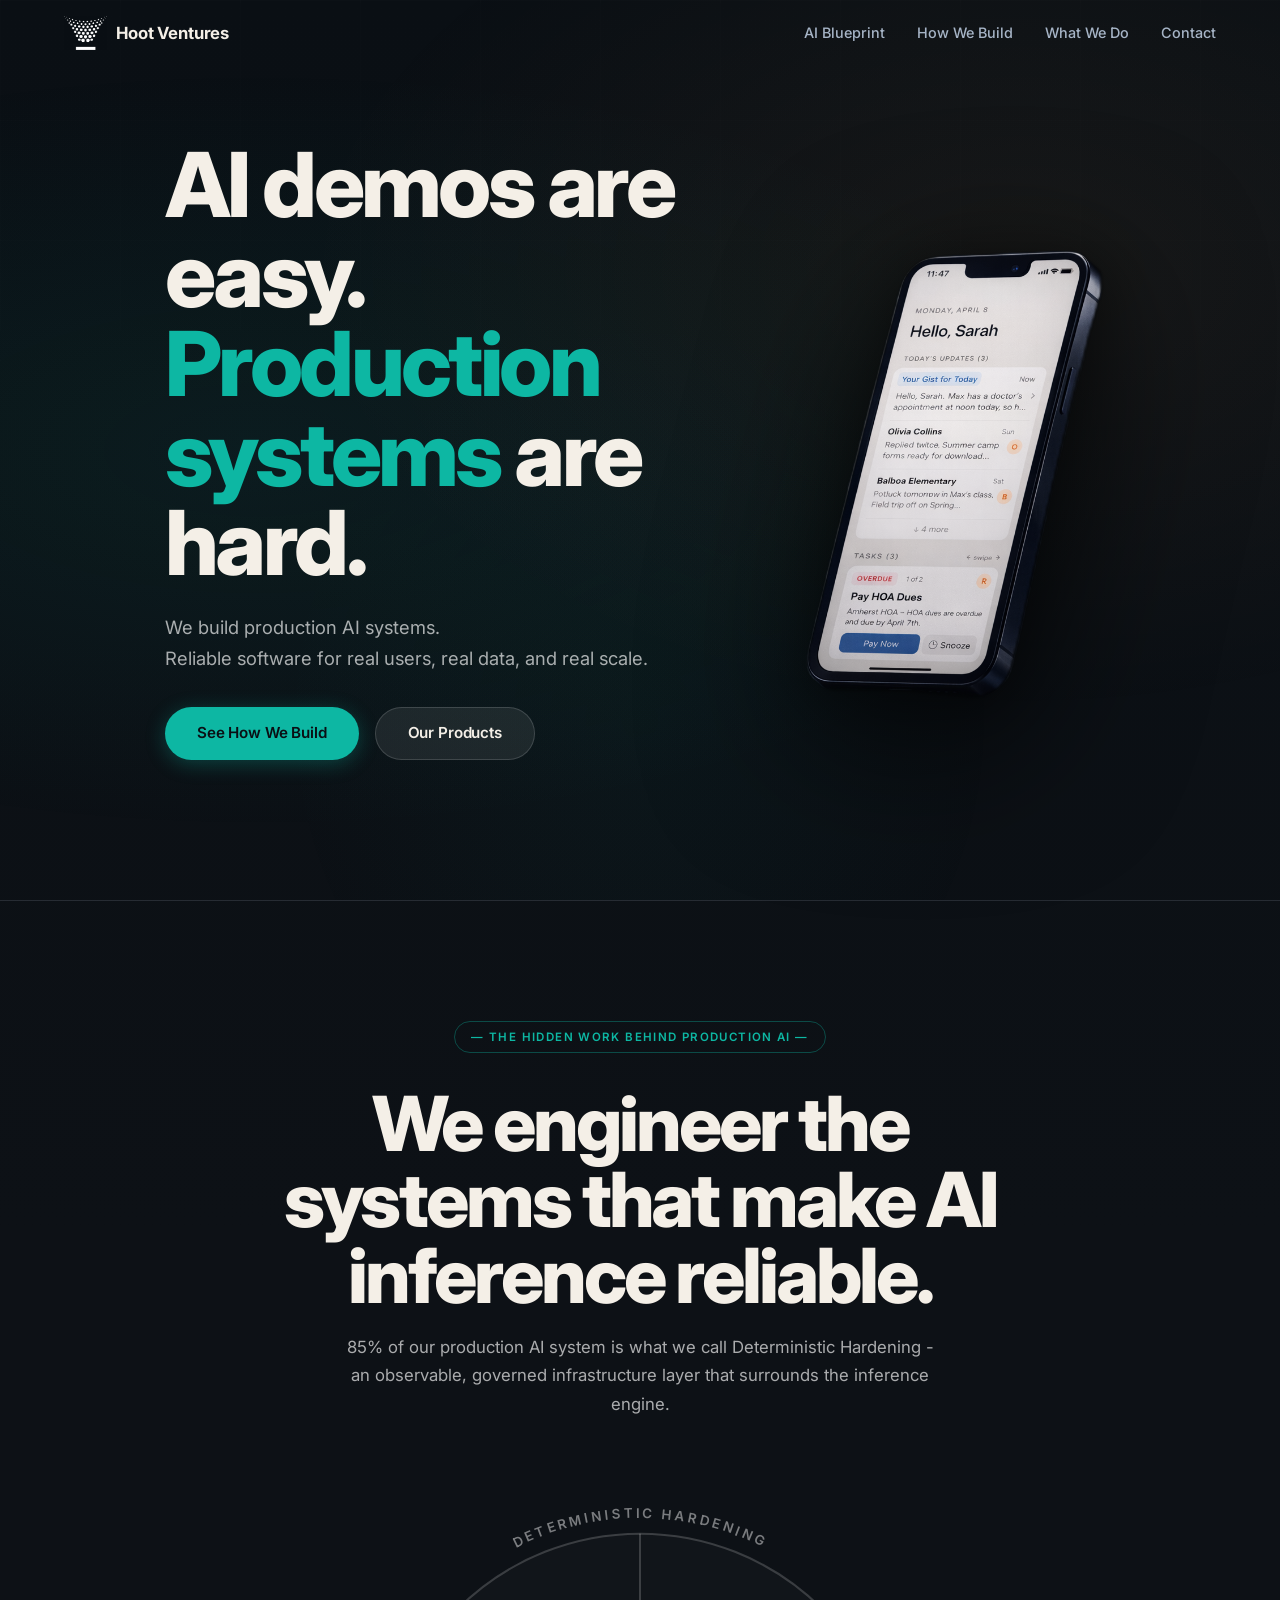
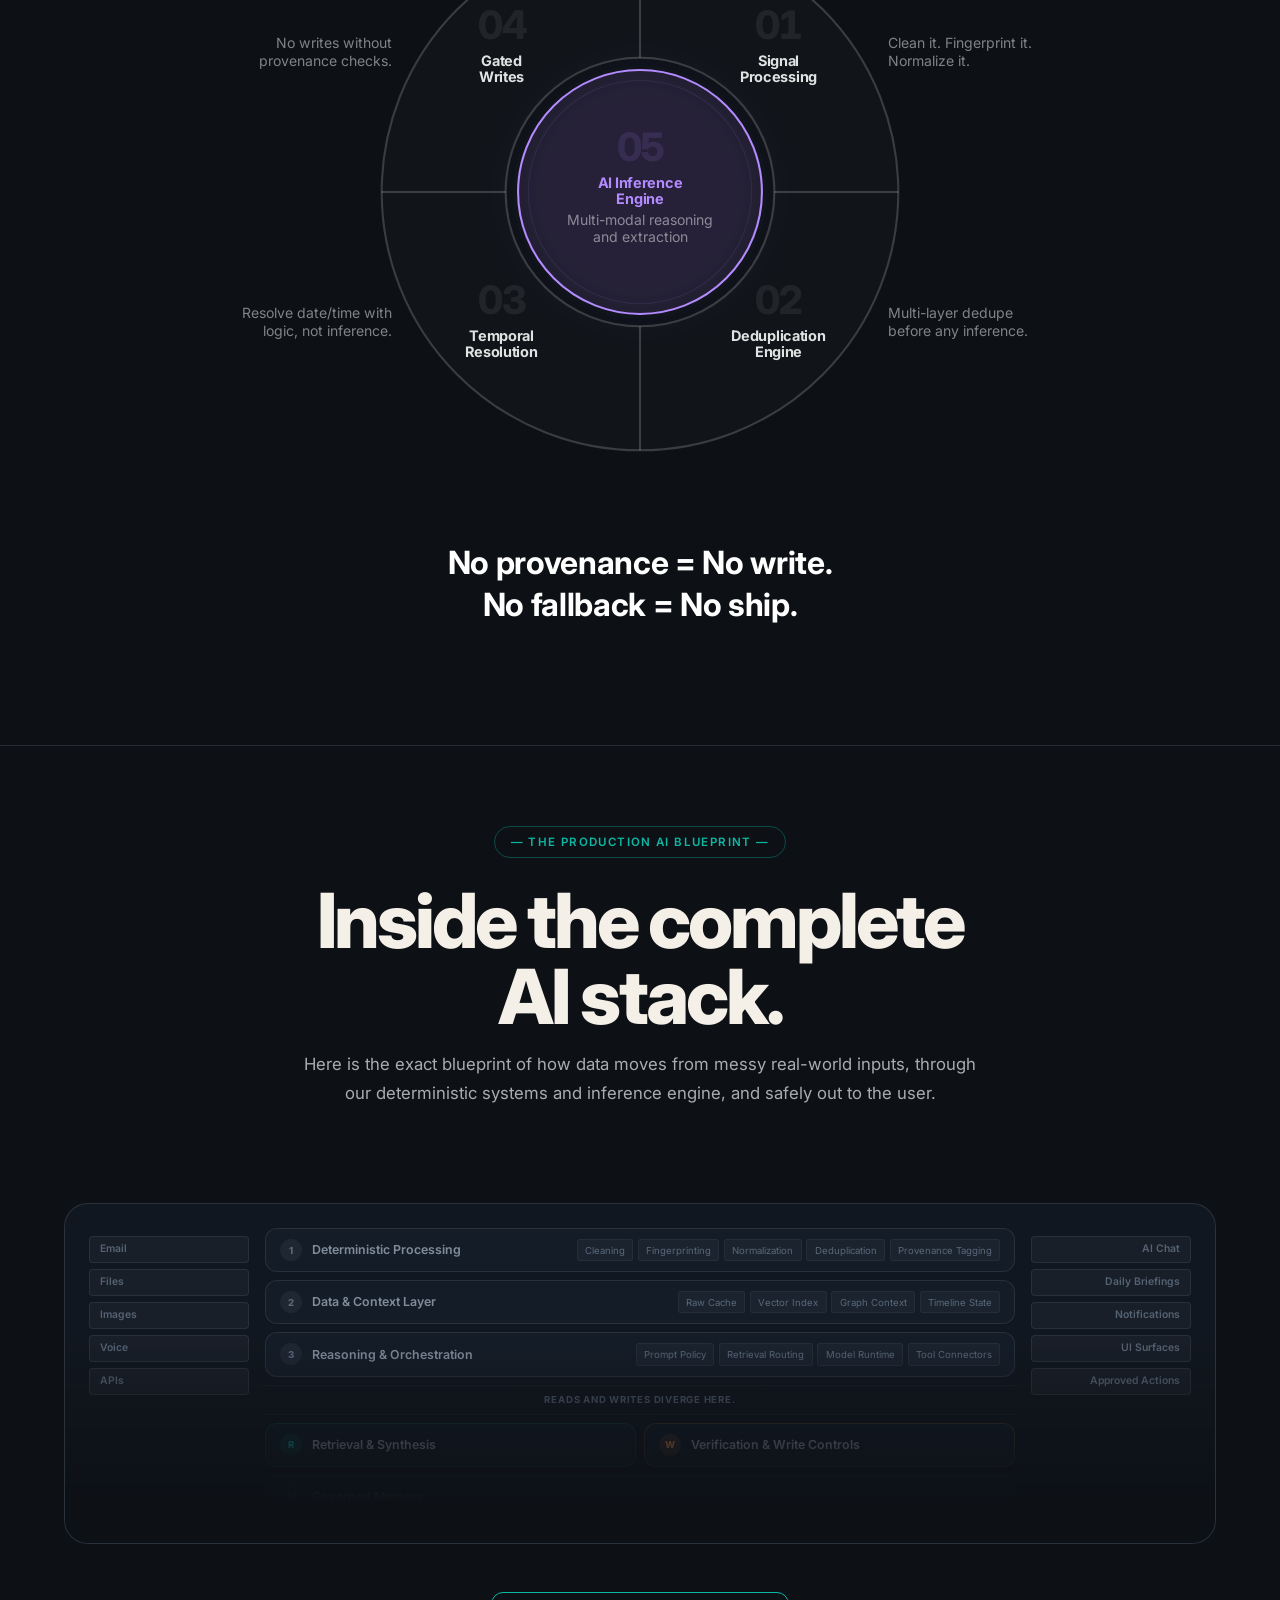
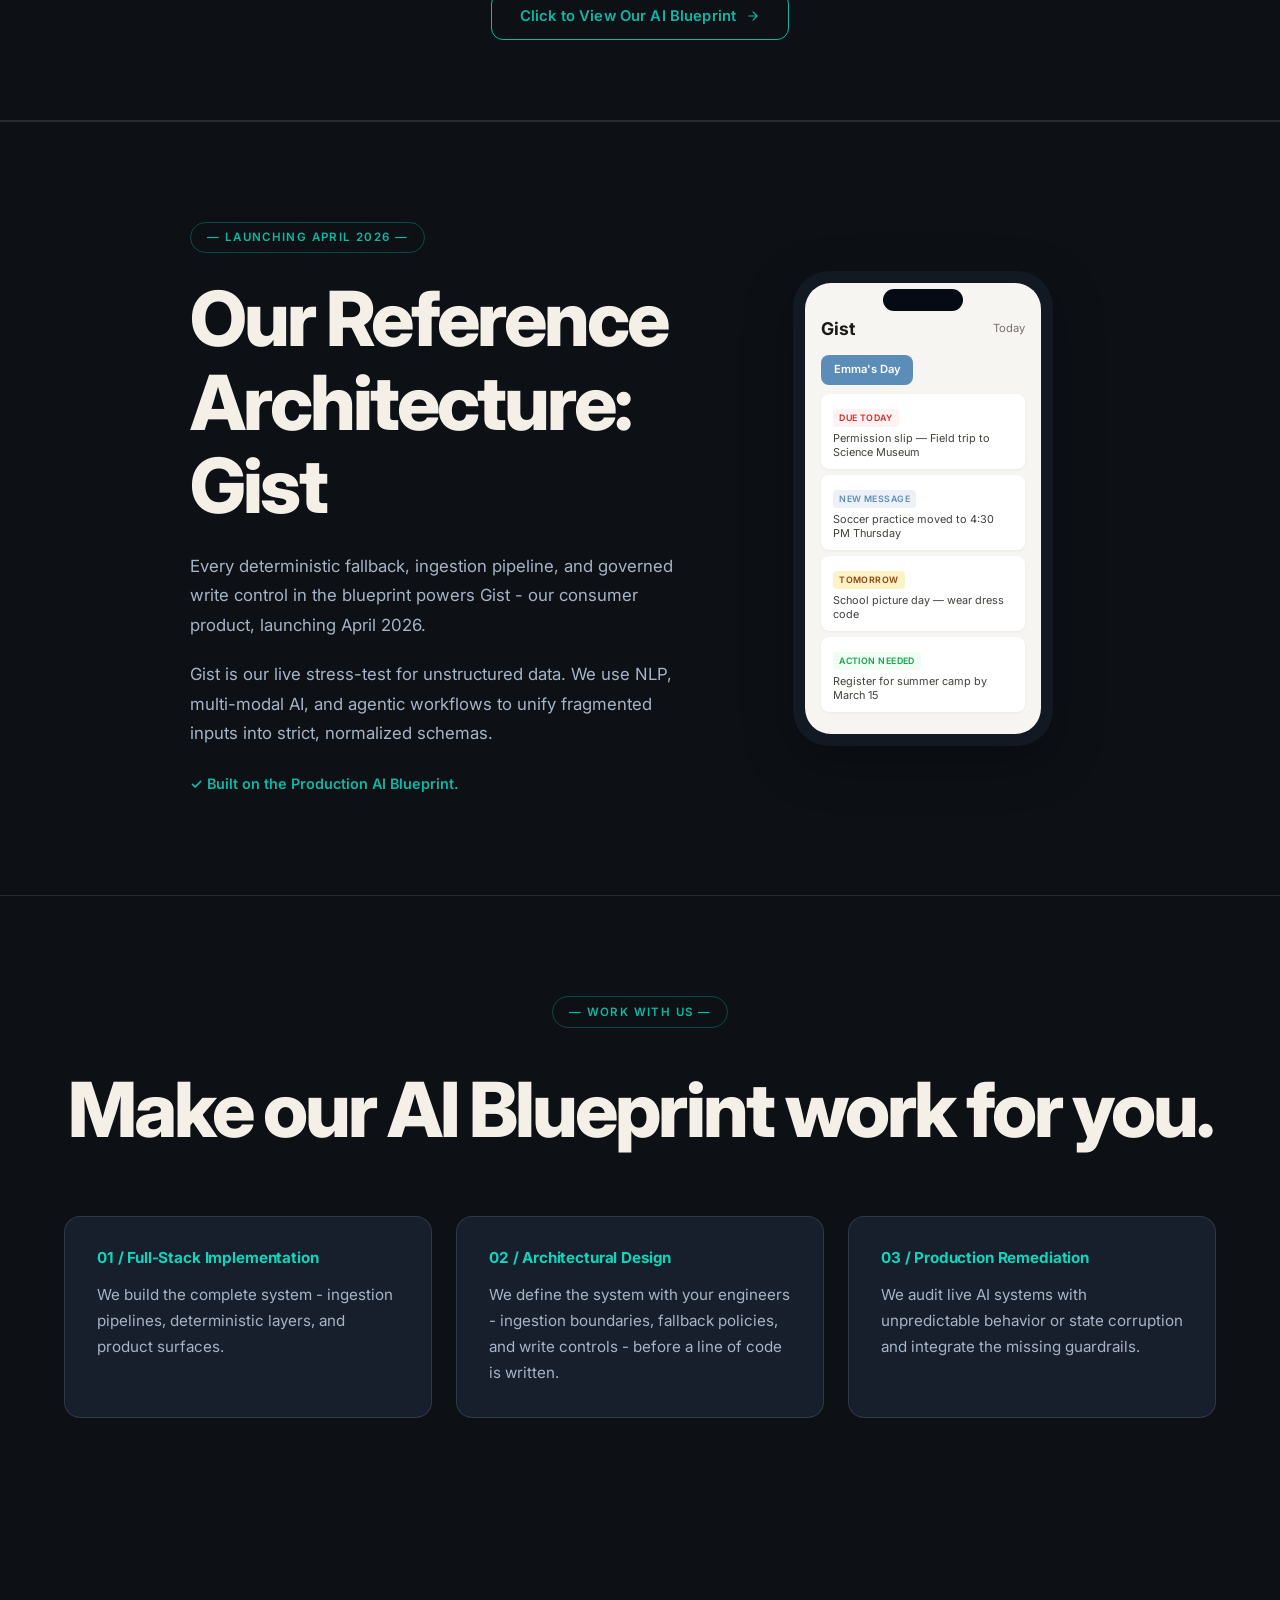
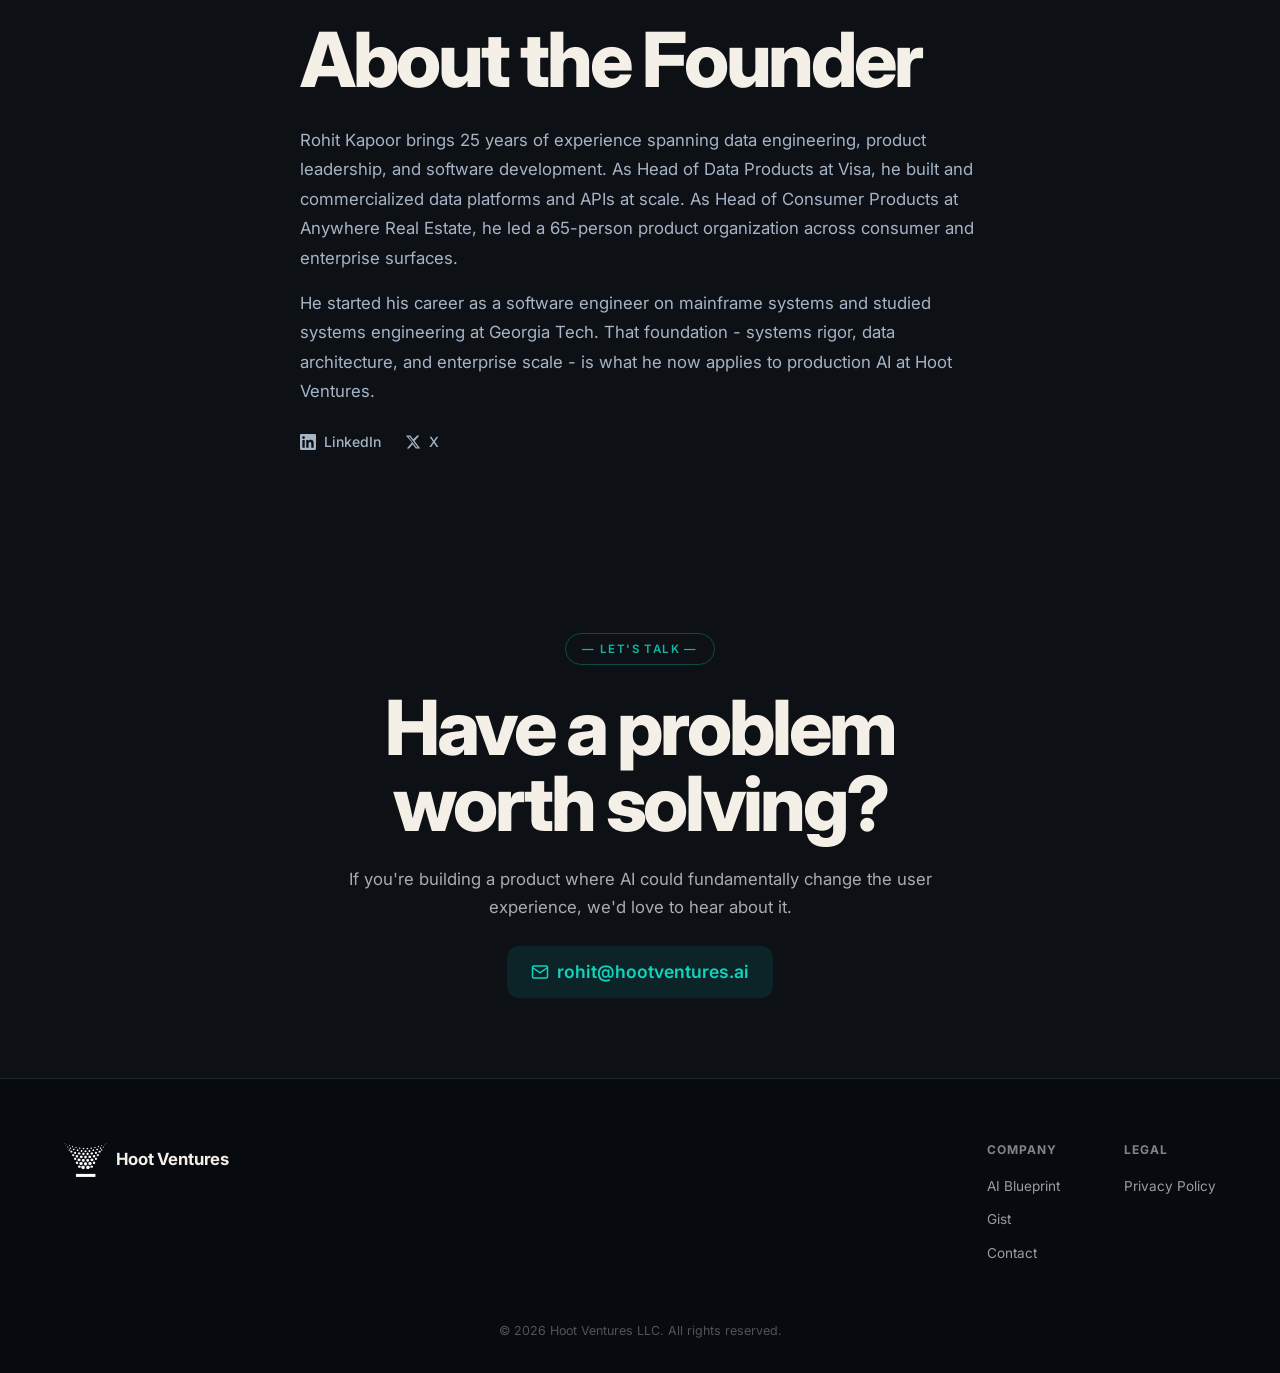
<file: index.html>
<!DOCTYPE html>
<html lang="en">
<head>
  <!-- Google tag (gtag.js) -->
  <script async src="https://www.googletagmanager.com/gtag/js?id=G-TLER1XJFMF"></script>
  <script>
    window.dataLayer = window.dataLayer || [];
    function gtag(){dataLayer.push(arguments);}
    gtag('js', new Date());
    gtag('config', 'G-TLER1XJFMF');
  </script>

  <meta charset="UTF-8">
  <meta name="viewport" content="width=device-width, initial-scale=1.0">
  <meta name="theme-color" content="#0d1116">
  <title>Hoot Ventures | Production AI Systems</title>
  <meta name="description" content="Hoot Ventures builds AI systems that actually run in production. Our first product, Gist, turns chaotic school emails into a daily action plan for parents.">
  <meta property="og:title" content="Hoot Ventures | Production AI Systems">
  <meta property="og:description" content="We build AI systems that survive the real world. Gist reads every school email so you don't have to. Built by Rohit Kapoor.">
  <meta property="og:type" content="website">
  <meta property="og:url" content="https://www.hootventures.ai">
  <link rel="canonical" href="https://www.hootventures.ai">

  <link rel="preconnect" href="https://fonts.googleapis.com">
  <link rel="preconnect" href="https://fonts.gstatic.com" crossorigin>
  <link href="https://fonts.googleapis.com/css2?family=Inter:ital,opsz,wght@0,14..32,400;0,14..32,500;0,14..32,600;0,14..32,700;0,14..32,800;1,14..32,400&display=swap" rel="stylesheet">
  <link rel="stylesheet" href="styles.css">

  <link rel="icon" type="image/png" sizes="64x64" href="favicon-64.png">
  <link rel="icon" type="image/png" sizes="32x32" href="favicon.png">
</head>
<body>

  <!-- Single fixed particle canvas — spans hero + gauntlet as one continuous system -->
  <canvas id="particleCanvas" aria-hidden="true"></canvas>

  <!-- Navigation -->
  <nav class="nav" id="nav">
    <div class="nav-inner">
      <a href="/" class="nav-logo" aria-label="Hoot Ventures Home">
        <div class="nav-logo-mark">
          <img src="hoot-ventures-logo-transparent-light.png" alt="Hoot Ventures logo">
        </div>
        <span class="nav-logo-text">Hoot Ventures</span>
      </a>
      <ul class="nav-links">
        <li><a href="#blueprint">AI Blueprint</a></li>
        <li><a href="#how-we-build">How We Build</a></li>
        <li><a href="#product">What We Do</a></li>
        <li><a href="#contact">Contact</a></li>
      </ul>
      <button class="nav-hamburger" id="hamburger" aria-label="Toggle menu">
        <span></span><span></span><span></span>
      </button>
    </div>
  </nav>

  <!-- Mobile Menu -->
  <div class="mobile-menu" id="mobileMenu">
    <a href="#m-blueprint" onclick="closeMobileMenu()">AI Blueprint</a>
    <a href="#m-how-we-build" onclick="closeMobileMenu()">How We Build</a>
    <a href="#m-product" onclick="closeMobileMenu()">What We Do</a>
    <a href="#contact" onclick="closeMobileMenu()">Contact</a>
  </div>

  <!-- ========================= -->
  <!-- DESKTOP EXPERIENCE ONLY   -->
  <!-- ========================= -->
  <div class="desktop-only">

  <!-- 1. HERO — COMPANY THESIS  -->
  <section class="hero" id="hero">
    <div class="container">
      <div class="hero-grid">
        <div class="hero-content">
          <h1 data-copy-html="hero.headline">AI is easy to demo.<br><span class="accent-word">Production</span> is hard.</h1>
          <p class="hero-subtitle" data-copy-html="hero.subtitle">Hoot Ventures is a technology studio that turns AI potential into working products. We fuse enterprise data infrastructure with consumer-grade design to build software that actually scales.</p>
          <div class="hero-cta">
            <a href="#how-we-build" class="btn btn-primary" data-copy="hero.ctaPrimary">See How We Build</a>
            <a href="#product" class="btn btn-secondary" data-copy="hero.ctaSecondary">Explore Gist</a>
          </div>
        </div>

        <div class="hero-visual" aria-hidden="true">
          <div class="hero-phone-wrap">
            <img src="gist-hero-phone.png" alt="Gist app on iPhone" class="hero-phone-img">
          </div>
        </div>
      </div>
    </div>
  </section>

  <!-- ========================= -->
  <!-- HOW WE BUILD — GAUNTLET   -->
  <!-- ========================= -->
  <section class="deterministic-hardening-section" id="how-we-build">

    <div class="header-block">
      <span class="gs-eyebrow" data-copy="gauntlet.phase0.eyebrow">— The Hidden Systems Behind Production AI —</span>
      <h2 class="gs-headline" data-copy-html="gauntlet.phase0.headline">80% of the code<br>never touches AI.</h2>
      <p class="gs-subtext" data-copy="gauntlet.phase0.subtext">85% of our production AI system is what we call Deterministic Hardening — an observable, governed infrastructure layer that surrounds the inference engine.</p>
    </div>

    <div class="ring-wrapper">
      <svg class="gs-ring-diagram" viewBox="0 0 600 600" fill="none" xmlns="http://www.w3.org/2000/svg" overflow="visible">
        <defs>
          <filter id="purpleGlow" x="-30%" y="-30%" width="160%" height="160%">
            <feGaussianBlur stdDeviation="18" result="blur"/>
            <feComposite in="SourceGraphic" in2="blur" operator="over"/>
          </filter>
          <path id="deterministicArc" d="M -230 -132 A 265 265 0 0 1 230 -132" fill="none"/>
        </defs>
        <g transform="translate(300, 300)">
          <text class="gs-curved-label">
            <textPath href="#deterministicArc" startOffset="50%" text-anchor="middle">DETERMINISTIC HARDENING</textPath>
          </text>

          <circle r="250" class="gs-ring-border"/>
          <circle r="130" class="gs-ring-border"/>

          <path class="gs-seg" transform="rotate(0)"   d="M 176.8 -176.8 A 250 250 0 0 1 176.8 176.8 L 91.9 91.9 A 130 130 0 0 0 91.9 -91.9 Z"/>
          <path class="gs-seg" transform="rotate(90)"  d="M 176.8 -176.8 A 250 250 0 0 1 176.8 176.8 L 91.9 91.9 A 130 130 0 0 0 91.9 -91.9 Z"/>
          <path class="gs-seg" transform="rotate(180)" d="M 176.8 -176.8 A 250 250 0 0 1 176.8 176.8 L 91.9 91.9 A 130 130 0 0 0 91.9 -91.9 Z"/>
          <path class="gs-seg" transform="rotate(270)" d="M 176.8 -176.8 A 250 250 0 0 1 176.8 176.8 L 91.9 91.9 A 130 130 0 0 0 91.9 -91.9 Z"/>

          <line x1="0" y1="-250" x2="0" y2="-130" class="gs-divider"/>
          <line x1="250" y1="0" x2="130" y2="0" class="gs-divider"/>
          <line x1="0" y1="250" x2="0" y2="130" class="gs-divider"/>
          <line x1="-250" y1="0" x2="-130" y2="0" class="gs-divider"/>

          <text x="134" y="-148" text-anchor="middle" class="gs-quad-num">01</text>
          <text x="134" y="-122" text-anchor="middle" class="gs-quad-title">Signal</text>
          <text x="134" y="-106" text-anchor="middle" class="gs-quad-title">Processing</text>

          <text x="134" y="118" text-anchor="middle" class="gs-quad-num">02</text>
          <text x="134" y="144" text-anchor="middle" class="gs-quad-title">Deduplication</text>
          <text x="134" y="160" text-anchor="middle" class="gs-quad-title">Engine</text>

          <text x="-134" y="118" text-anchor="middle" class="gs-quad-num">03</text>
          <text x="-134" y="144" text-anchor="middle" class="gs-quad-title">Temporal</text>
          <text x="-134" y="160" text-anchor="middle" class="gs-quad-title">Resolution</text>

          <text x="-134" y="-148" text-anchor="middle" class="gs-quad-num">04</text>
          <text x="-134" y="-122" text-anchor="middle" class="gs-quad-title">Gated</text>
          <text x="-134" y="-106" text-anchor="middle" class="gs-quad-title">Writes</text>

          <g filter="url(#purpleGlow)">
            <circle r="118" fill="rgba(180, 138, 255, 0.06)"/>
          </g>
          <circle r="118" stroke="#b48aff" stroke-width="2" fill="rgba(180, 138, 255, 0.04)"/>
          <circle r="108" stroke="rgba(180, 138, 255, 0.10)" stroke-width="1" fill="none"/>

          <text x="0" y="-30" text-anchor="middle" class="gs-quad-num gs-quad-num--ai">05</text>
          <text x="0" y="-4" text-anchor="middle" class="gs-quad-title gs-quad-title--ai">AI Inference</text>
          <text x="0" y="12" text-anchor="middle" class="gs-quad-title gs-quad-title--ai">Engine</text>
          <text x="0" y="32" text-anchor="middle" class="gs-center-body">Multi-modal reasoning</text>
          <text x="0" y="48" text-anchor="middle" class="gs-center-body">and extraction</text>

          <!-- Corner descriptions — outside ring, flanking at quadrant mid-height -->
          <text text-anchor="start" class="gs-corner-label"><tspan x="240" y="-139">Clean it. Fingerprint it.</tspan><tspan x="240" dy="17">Normalize it.</tspan></text>
          <text text-anchor="start" class="gs-corner-label"><tspan x="240" y="122">Multi-layer dedupe</tspan><tspan x="240" dy="17">before any inference.</tspan></text>
          <text text-anchor="end" class="gs-corner-label"><tspan x="-240" y="122">Resolve date/time with</tspan><tspan x="-240" dy="17">logic, not inference.</tspan></text>
          <text text-anchor="end" class="gs-corner-label"><tspan x="-240" y="-139">No writes without</tspan><tspan x="-240" dy="17">provenance checks.</tspan></text>
        </g>
      </svg>
    </div>

    <div class="footer-block">
      <h3 data-copy="gauntlet.micdrop.lines.0">No provenance = No write.</h3>
      <h3 data-copy="gauntlet.micdrop.lines.1">No fallback = No ship.</h3>
    </div>

  </section>

  <!-- ========================= -->
  <!-- 5. PRODUCTION AI BLUEPRINT -->
  <!-- ========================= -->
  <section class="blueprint-section" id="blueprint">
    <div class="container">

      <div class="blueprint-header fade-in">
        <span class="section-label" data-copy="blueprint.eyebrow">The Production AI Blueprint</span>
        <h2 data-copy="blueprint.headline">Production AI is systems engineering.</h2>
        <p data-copy="blueprint.body">The model is a component. Not the system. Inputs are typed and structured before inference touches them. Output is validated before it writes to state. Nothing reaches the product surface without passing provenance, policy, and guardrails.</p>
      </div>

      <!-- Blueprint teaser — ghost preview with gradient fade -->
      <div class="blueprint-teaser fade-in">

        <!-- Ghost layer cards — visual suggestion of the full diagram -->
        <div class="btl-preview" id="blueprintPreview" role="button" tabindex="0" aria-label="Open AI Blueprint" style="cursor:pointer;">
          <div class="btl-rail btl-rail--left">
            <span>Email</span><span>Files</span><span>Images</span><span>Voice</span><span>APIs</span>
          </div>
          <div class="btl-layers">
            <div class="btl-layer">
              <span class="btl-num">1</span>
              <span class="btl-name">Deterministic Processing</span>
              <div class="btl-tags"><span>Cleaning</span><span>Fingerprinting</span><span>Normalization</span><span>Deduplication</span><span>Provenance Tagging</span></div>
            </div>
            <div class="btl-layer">
              <span class="btl-num">2</span>
              <span class="btl-name">Data &amp; Context Layer</span>
              <div class="btl-tags"><span>Raw Cache</span><span>Vector Index</span><span>Graph Context</span><span>Timeline State</span></div>
            </div>
            <div class="btl-layer">
              <span class="btl-num">3</span>
              <span class="btl-name">Reasoning &amp; Orchestration</span>
              <div class="btl-tags"><span>Prompt Policy</span><span>Retrieval Routing</span><span>Model Runtime</span><span>Tool Connectors</span></div>
            </div>
            <div class="btl-fork">Reads and writes diverge here.</div>
            <div class="btl-split">
              <div class="btl-layer btl-layer--read"><span class="btl-num btl-num--read">R</span><span class="btl-name">Retrieval &amp; Synthesis</span></div>
              <div class="btl-layer btl-layer--write"><span class="btl-num btl-num--write">W</span><span class="btl-name">Verification &amp; Write Controls</span></div>
            </div>
            <div class="btl-layer btl-layer--memory"><span class="btl-num">M</span><span class="btl-name">Governed Memory</span></div>
          </div>
          <div class="btl-rail btl-rail--right">
            <span>AI Chat</span><span>Daily Briefings</span><span>Notifications</span><span>UI Surfaces</span><span>Approved Actions</span>
          </div>
          <!-- Gradient mask — fades bottom half to background -->
          <div class="btl-fade" aria-hidden="true"></div>
        </div>

        <!-- CTA -->
        <button class="blueprint-inspect-btn" id="blueprintBtn" aria-haspopup="dialog">
          Click to View Our AI Blueprint
          <svg width="14" height="14" viewBox="0 0 24 24" fill="none" stroke="currentColor" stroke-width="2" stroke-linecap="round" stroke-linejoin="round" aria-hidden="true"><path d="M5 12h14M12 5l7 7-7 7"/></svg>
        </button>

      </div>

    </div>
  </section>



  <!-- ========================= -->
  <!-- REFERENCE IMPLEMENTATION  -->
  <!-- ========================= -->
  <section class="ref-impl-section" id="product">
    <div class="container">
      <div class="ref-impl-grid fade-in">

        <div class="ref-impl-text">
          <span class="section-label">— Launching April 2026 —</span>
          <h2>Our Reference Architecture: Gist</h2>
          <p class="ref-impl-body">Every deterministic fallback, ingestion pipeline, and governed write control in the blueprint powers Gist - our consumer product, launching April 2026.</p>
          <p class="ref-impl-body">Gist is our live stress-test for unstructured data. We use NLP, multi-modal AI, and agentic workflows to unify fragmented inputs into strict, normalized schemas.</p>
          <p class="ref-impl-proof">&#10003; Built on the Production AI Blueprint.</p>
        </div>

        <div class="ref-impl-visual">
          <div class="phone-mockup">
            <div class="phone-screen">
              <div class="mock-header">
                <span class="mock-app-name">Gist</span>
                <span class="mock-date">Today</span>
              </div>
              <div class="mock-child-tab">Emma's Day</div>
              <div class="mock-card">
                <span class="mock-card-badge mock-badge-urgent">Due Today</span>
                <p class="mock-card-text">Permission slip — Field trip to Science Museum</p>
              </div>
              <div class="mock-card">
                <span class="mock-card-badge mock-badge-info">New Message</span>
                <p class="mock-card-text">Soccer practice moved to 4:30 PM Thursday</p>
              </div>
              <div class="mock-card">
                <span class="mock-card-badge mock-badge-calendar">Tomorrow</span>
                <p class="mock-card-text">School picture day — wear dress code</p>
              </div>
              <div class="mock-card">
                <span class="mock-card-badge mock-badge-task">Action Needed</span>
                <p class="mock-card-text">Register for summer camp by March 15</p>
              </div>
            </div>
          </div>
        </div>

      </div>
    </div>
  </section>

  <!-- ========================= -->
  <!-- ENGAGEMENT MODELS         -->
  <!-- ========================= -->
  <section class="engagement-section fade-in">
    <div class="container">
      <div class="engagement-header">
        <span class="section-label">— Work With Us —</span>
        <h2>Make our AI Blueprint work for you.</h2>
      </div>
      <div class="engagement-grid">

        <div class="engagement-card">
          <h3 class="engagement-title">01 / Full-Stack Implementation</h3>
          <p class="engagement-body">We build the complete system - ingestion pipelines, deterministic layers, and product surfaces.</p>
        </div>

        <div class="engagement-card">
          <h3 class="engagement-title">02 / Architectural Design</h3>
          <p class="engagement-body">We define the system with your engineers - ingestion boundaries, fallback policies, and write controls - before a line of code is written.</p>
        </div>

        <div class="engagement-card">
          <h3 class="engagement-title">03 / Production Remediation</h3>
          <p class="engagement-body">We audit live AI systems with unpredictable behavior or state corruption and integrate the missing guardrails.</p>
        </div>

      </div>
    </div>
  </section>

  <!-- ========================= -->
  <!-- ABOUT THE FOUNDER         -->
  <!-- ========================= -->
  <section class="founder-section fade-in">
    <div class="container-narrow">
      <div class="founder-grid">

        <div class="founder-narrative">
          <h2>About the Founder</h2>
          <p class="founder-bio">Rohit Kapoor brings 25 years of experience spanning data engineering, product leadership, and software development. As Head of Data Products at Visa, he built and commercialized data platforms and APIs at scale. As Head of Consumer Products at Anywhere Real Estate, he led a 65-person product organization across consumer and enterprise surfaces.</p>
          <p class="founder-bio" style="margin-top: 1rem;">He started his career as a software engineer on mainframe systems and studied systems engineering at Georgia Tech. That foundation - systems rigor, data architecture, and enterprise scale - is what he now applies to production AI at Hoot Ventures.</p>
          <div class="founder-social">
            <a href="https://www.linkedin.com/in/rohitkapoor/" target="_blank" rel="noopener noreferrer" class="founder-social-link">
              <svg width="16" height="16" viewBox="0 0 24 24" fill="currentColor" aria-hidden="true"><path d="M20.447 20.452h-3.554v-5.569c0-1.328-.027-3.037-1.852-3.037-1.853 0-2.136 1.445-2.136 2.939v5.667H9.351V9h3.414v1.561h.046c.477-.9 1.637-1.85 3.37-1.85 3.601 0 4.267 2.37 4.267 5.455v6.286zM5.337 7.433a2.062 2.062 0 0 1-2.063-2.065 2.064 2.064 0 1 1 2.063 2.065zm1.782 13.019H3.555V9h3.564v11.452zM22.225 0H1.771C.792 0 0 .774 0 1.729v20.542C0 23.227.792 24 1.771 24h20.451C23.2 24 24 23.227 24 22.271V1.729C24 .774 23.2 0 22.222 0h.003z"/></svg>
              LinkedIn
            </a>
            <a href="https://x.com/rohitk_3" target="_blank" rel="noopener noreferrer" class="founder-social-link">
              <svg width="16" height="16" viewBox="0 0 24 24" fill="currentColor" aria-hidden="true"><path d="M18.244 2.25h3.308l-7.227 8.26 8.502 11.24H16.17l-4.714-6.231-5.401 6.231H2.744l7.737-8.835L1.254 2.25H8.08l4.253 5.622 5.911-5.622zm-1.161 17.52h1.833L7.084 4.126H5.117z"/></svg>
              X
            </a>
          </div>
        </div>

      </div>
    </div>
  </section>

  </div><!-- /.desktop-only -->


  <!-- ========================= -->
  <!-- BLUEPRINT MODAL           -->
  <!-- Shared by desktop + mobile — lives outside .desktop-only -->
  <!-- ========================= -->
  <div class="blueprint-modal" id="blueprintModal" role="dialog" aria-modal="true" aria-label="Production AI Blueprint — Full Architecture">
    <div class="blueprint-modal-backdrop" id="blueprintBackdrop"></div>
    <div class="blueprint-modal-inner">

      <!-- Sticky modal header -->
      <div class="blueprint-modal-header">
        <div>
          <h2 class="blueprint-modal-title">Production AI Blueprint</h2>
          <p class="blueprint-modal-subtitle">Production AI is systems engineering.</p>
        </div>
        <button class="blueprint-modal-close" id="blueprintClose" aria-label="Close blueprint">
          <svg width="18" height="18" viewBox="0 0 24 24" fill="none" stroke="currentColor" stroke-width="2" stroke-linecap="round" stroke-linejoin="round"><path d="M18 6 6 18M6 6l12 12"/></svg>
        </button>
      </div>

      <!-- Full stack diagram -->
      <div class="blueprint-modal-content">

        <!-- Observability rail — cross-cutting, spans full diagram width -->
        <div class="observability-rail">
          <div class="obs-header">
            <div class="obs-rail-label">Provenance &amp; Observability</div>
            <p class="obs-rail-desc">Every request carries a full trace — input record, context retrieved, model call, output score, write decision, and audit log. No inference is unobserved.</p>
          </div>
          <div class="obs-traces">
            <div class="obs-trace">
              <span class="obs-trace-dir">Input → Outputs</span>
              <span class="obs-trace-stmt">Any input can be traced forward to every output it has influenced — across all sessions and time.</span>
            </div>
            <div class="obs-trace">
              <span class="obs-trace-dir">Output → Source</span>
              <span class="obs-trace-stmt">Any output can be traced back to the exact inputs, context window, and inference call that produced it.</span>
            </div>
          </div>
        </div>

        <!-- Section connector -->
        <div class="bp-flow-connector" aria-hidden="true"></div>

        <!-- Real World Inputs: full-width horizontal -->
        <div class="bp-rail bp-rail--inputs">
          <div class="bp-rail-header">
            <p class="rail-label">Real World Inputs</p>
            <p class="rail-desc">Every record carries source metadata and provenance before it enters the pipeline.</p>
          </div>
          <div class="bp-rail-pills">
            <div class="rail-item">Email</div>
            <div class="rail-item">Files</div>
            <div class="rail-item">Images</div>
            <div class="rail-item">Voice</div>
            <div class="rail-item">Camera</div>
            <div class="rail-item">3rd Party Data</div>
            <div class="rail-item">...</div>
            <div class="rail-item">Other Data</div>
          </div>
        </div>

        <!-- Section connector -->
        <div class="bp-flow-connector" aria-hidden="true"></div>

        <!-- Layer stack: full-width -->
        <div class="bp-layer-stack">

          <div class="layer-card">
            <div class="layer-card-top">
              <div class="layer-card-meta">
                <p class="layer-eyebrow">Layer 1 <span class="layer-cost-label layer-cost-det">Deterministic</span></p>
                <h3 class="layer-title">Deterministic Processing</h3>
                <p class="layer-subtitle">Each input is normalized to a typed, provenance-tagged record with a known schema. Noise is removed before any model sees it. The rest of the pipeline trusts this contract.</p>
              </div>
              <div class="layer-num-badge">1</div>
            </div>
            <div class="layer-tags">
              <span class="layer-tag">Cleaning &amp; Parsing</span>
              <span class="layer-tag">Content Fingerprinting</span>
              <span class="layer-tag">Normalization</span>
              <span class="layer-tag">Entity Extraction</span>
              <span class="layer-tag">Temporal Preprocessing</span>
              <span class="layer-tag">Deduplication Cascade</span>
              <span class="layer-tag">Provenance Tagging</span>
            </div>
            <div class="layer-fallback-note">Fallback: Reject malformed input — return error with source reference</div>
          </div>

          <div class="layer-card">
            <div class="layer-card-top">
              <div class="layer-card-meta">
                <p class="layer-eyebrow">Layer 2 <span class="layer-cost-label layer-cost-det">Deterministic</span></p>
                <h3 class="layer-title">Data &amp; Context Layer</h3>
                <p class="layer-subtitle">Multiple durable representations of source records — structured state, semantic retrieval, and relational context. Governed Memory is read here to populate inference context.</p>
              </div>
              <div class="layer-num-badge">2</div>
            </div>
            <div class="layer-tags">
              <span class="layer-tag">Raw Cache</span>
              <span class="layer-tag">Relational Store</span>
              <span class="layer-tag">Vector Index</span>
              <span class="layer-tag">Graph Context</span>
              <span class="layer-tag">Timeline State</span>
              <span class="layer-tag">Source References</span>
              <span class="layer-tag">Memory Read</span>
            </div>
            <div class="layer-fallback-note">Fallback: Serve stale context with staleness flag — do not block inference</div>
          </div>

          <div class="layer-card">
            <div class="layer-card-top">
              <div class="layer-card-meta">
                <p class="layer-eyebrow">Layer 3</p>
                <h3 class="layer-title">Reasoning &amp; Orchestration</h3>
                <p class="layer-subtitle">Models operate over structured context, not raw data. Instruction schemas define which model handles which query, what constraints govern its output, and what format is expected. Agents are orchestrated as coordinated workflows, not freeform processes.</p>
              </div>
              <div class="layer-num-badge">3</div>
            </div>
            <div class="layer-tags">
              <span class="layer-tag">Instruction Schema</span>
              <span class="layer-tag">Workflow Coordination</span>
              <span class="layer-tag">Retrieval Routing</span>
              <span class="layer-tag">Tool Connectors</span>
              <span class="layer-tag">Model Runtime</span>
              <span class="layer-tag">Document Structure Parsing</span>
              <span class="layer-tag">Local Models</span>
            </div>
            <div class="layer-fallback-note">Fallback Option Set: Reduce scope; Retry with larger model; Escalate to human queue</div>
          </div>

          <div class="layer-card">
            <div class="layer-card-top">
              <div class="layer-card-meta">
                <p class="layer-eyebrow">Layer 4</p>
                <h3 class="layer-title">Output Validation &amp; Confidence Scoring</h3>
                <p class="layer-subtitle">Model output is validated against expected schemas and scored for confidence before it reaches any read or write path. Low-confidence outputs are flagged, retried, or escalated — never silently passed through.</p>
              </div>
              <div class="layer-num-badge">4</div>
            </div>
            <div class="layer-tags">
              <span class="layer-tag">Schema Enforcement</span>
              <span class="layer-tag">Confidence Scoring</span>
              <span class="layer-tag">Hallucination Detection</span>
              <span class="layer-tag">Output Parsing</span>
              <span class="layer-tag">Retry Policy</span>
              <span class="layer-tag">Format Validation</span>
            </div>
            <div class="layer-fallback-note">Fallback: Return low-confidence flag — escalate to human review or discard</div>
          </div>

          <div class="path-fork" aria-label="System output splits into read path and write path">
            <div class="path-fork-label">Reads and writes diverge here.</div>
          </div>

          <div class="layer-split">
            <div class="layer-card layer-card--read">
              <div class="layer-card-top">
                <div class="layer-card-meta">
                  <p class="layer-eyebrow layer-eyebrow--read">Read Path</p>
                  <h3 class="layer-title">Retrieval &amp; Synthesis</h3>
                  <p class="layer-subtitle">Reads are permissive. The system retrieves context, synthesizes meaning, and surfaces candidate interpretations.</p>
                </div>
              </div>
              <div class="layer-tags">
                <span class="layer-tag layer-tag--read">Context Retrieval</span>
                <span class="layer-tag layer-tag--read">Summarization</span>
                <span class="layer-tag layer-tag--read">Narrative Synthesis</span>
                <span class="layer-tag layer-tag--read">Session State</span>
              </div>
            </div>
            <div class="layer-card layer-card--write">
              <div class="layer-card-top">
                <div class="layer-card-meta">
                  <p class="layer-eyebrow layer-eyebrow--write">Write Path — Gated</p>
                  <h3 class="layer-title">Verification &amp; Write Controls</h3>
                  <p class="layer-subtitle">Writes are governed. Candidate meaning does not become durable state without passing every gate. Committed state writes back to Governed Memory.</p>
                </div>
              </div>
              <div class="layer-tags">
                <span class="layer-tag layer-tag--write">Evidence Matching</span>
                <span class="layer-tag layer-tag--write">Provenance Checks</span>
                <span class="layer-tag layer-tag--write">Structured Validation</span>
                <span class="layer-tag layer-tag--write">Mutation Policy</span>
              </div>
              <div class="layer-callout">No provenance = no write</div>
            </div>
          </div>

        </div>

        <!-- Section connector: write path → governed memory -->
        <div class="bp-flow-connector bp-flow-connector--write" aria-hidden="true"></div>

        <!-- Governed Memory: full-width -->
        <div class="memory-store">
          <div class="memory-store-body">
            <div class="memory-store-header">
              <div class="layer-num-badge" style="background:rgba(13,183,163,0.15);color:var(--accent);flex-shrink:0;">M</div>
              <div>
                <p class="layer-eyebrow" style="color:var(--accent);">Persistent State — Bidirectional</p>
                <h3 class="layer-title">Governed Memory</h3>
              </div>
            </div>
            <p class="layer-subtitle" style="margin-top:0.5rem;">Session state feeds inference. Committed state writes back. Memory is not a prompt feature — it is a governed store with distinct read and write trust levels. The feedback loop is explicit and controlled at both ends.</p>
            <div class="layer-tags" style="margin-top:0.75rem;">
              <span class="layer-tag layer-tag--accent">Session State</span>
              <span class="layer-tag layer-tag--accent">Persistent Memory</span>
              <span class="layer-tag layer-tag--accent">Durable Structured State</span>
              <span class="layer-tag layer-tag--accent">Audit Trace</span>
            </div>
            <div class="layer-callout" style="margin-top:0.875rem;">Reads are cheap. Writes are governed.</div>
          </div>
        </div>

        <!-- Section connector -->
        <div class="bp-flow-connector" aria-hidden="true"></div>

        <!-- Experience Layers: full-width horizontal -->
        <div class="bp-rail bp-rail--outputs">
          <div class="bp-rail-header">
            <p class="rail-label">Experience Layers</p>
            <p class="rail-desc">Current, emerging, and new experiences that are not just consumed but also make the system better.</p>
          </div>
          <div class="bp-rail-pills">
            <div class="rail-item">AI Chat</div>
            <div class="rail-item">Daily Briefings</div>
            <div class="rail-item">Notifications</div>
            <div class="rail-item">Gestures</div>
            <div class="rail-item">AI Action Reviews</div>
            <div class="rail-item">Semantic Search</div>
            <div class="rail-item">AI Re-Steer</div>
          </div>
        </div>


        <!-- Section connector -->
        <div class="bp-flow-connector" aria-hidden="true"></div>

        <!-- Three-rule covenant footer -->
        <div class="stack-footer">
          <div class="stack-footer-text">
            <p class="stack-footer-title">Built for production, not prototypes.</p>
            <p class="stack-footer-desc">Every downstream read, write, and action is governed by evidence, provenance, validation, and fallback policy.</p>
          </div>
          <div class="blueprint-covenant">
            <p>No provenance = no write.</p>
            <p>No fallback = no ship.</p>
          </div>
        </div>

      </div><!-- /.blueprint-modal-content -->
    </div><!-- /.blueprint-modal-inner -->
  </div><!-- /.blueprint-modal -->


  <!-- ========================= -->
  <!-- MOBILE EXPERIENCE ONLY    -->
  <!-- ========================= -->
  <div class="mobile-only">

    <!-- M1: Hero -->
    <section class="m-section m-hero">
      <div class="m-container">
        <h1 class="m-hero-h1" data-copy-html="hero.headline">AI is easy to demo.<br><span class="accent-word">Production</span> is hard.</h1>
        <p class="m-hero-sub" data-copy-html="hero.subtitle">Hoot Ventures is a technology studio that turns AI potential into working products. We fuse enterprise data infrastructure with consumer-grade design to build software that actually scales.</p>
        <div class="m-ctas">
          <a href="#how-we-build" class="btn btn-primary" data-copy="hero.ctaPrimary">See How We Build</a>
          <a href="#m-product" class="btn btn-secondary" data-copy="hero.ctaSecondary">Explore Gist</a>
        </div>
      </div>
    </section>

    <!-- M2: How We Build — Ring Diagram (same as desktop) -->
    <section class="deterministic-hardening-section" id="m-how-we-build">

      <div class="header-block">
        <span class="gs-eyebrow" data-copy="gauntlet.phase0.eyebrow">— The Hidden Systems Behind Production AI —</span>
        <h2 class="gs-headline" data-copy-html="gauntlet.phase0.headline">80% of the code<br>never touches AI.</h2>
        <p class="gs-subtext" data-copy="gauntlet.phase0.subtext">85% of our production AI system is what we call Deterministic Hardening — an observable, governed infrastructure layer that surrounds the inference engine.</p>
      </div>

      <div class="ring-scroll-container">
      <div class="ring-wrapper">
        <svg class="gs-ring-diagram" viewBox="0 0 600 600" fill="none" xmlns="http://www.w3.org/2000/svg" overflow="visible">
          <defs>
            <filter id="purpleGlowM" x="-30%" y="-30%" width="160%" height="160%">
              <feGaussianBlur stdDeviation="18" result="blur"/>
              <feComposite in="SourceGraphic" in2="blur" operator="over"/>
            </filter>
            <path id="deterministicArcM" d="M -230 -132 A 265 265 0 0 1 230 -132" fill="none"/>
          </defs>
          <g transform="translate(300, 300)">
            <text class="gs-curved-label">
              <textPath href="#deterministicArcM" startOffset="50%" text-anchor="middle">DETERMINISTIC HARDENING</textPath>
            </text>

            <circle r="250" class="gs-ring-border"/>
            <circle r="130" class="gs-ring-border"/>

            <path class="gs-seg" transform="rotate(0)"   d="M 176.8 -176.8 A 250 250 0 0 1 176.8 176.8 L 91.9 91.9 A 130 130 0 0 0 91.9 -91.9 Z"/>
            <path class="gs-seg" transform="rotate(90)"  d="M 176.8 -176.8 A 250 250 0 0 1 176.8 176.8 L 91.9 91.9 A 130 130 0 0 0 91.9 -91.9 Z"/>
            <path class="gs-seg" transform="rotate(180)" d="M 176.8 -176.8 A 250 250 0 0 1 176.8 176.8 L 91.9 91.9 A 130 130 0 0 0 91.9 -91.9 Z"/>
            <path class="gs-seg" transform="rotate(270)" d="M 176.8 -176.8 A 250 250 0 0 1 176.8 176.8 L 91.9 91.9 A 130 130 0 0 0 91.9 -91.9 Z"/>

            <line x1="0" y1="-250" x2="0" y2="-130" class="gs-divider"/>
            <line x1="250" y1="0" x2="130" y2="0" class="gs-divider"/>
            <line x1="0" y1="250" x2="0" y2="130" class="gs-divider"/>
            <line x1="-250" y1="0" x2="-130" y2="0" class="gs-divider"/>

            <text x="134" y="-148" text-anchor="middle" class="gs-quad-num">01</text>
            <text x="134" y="-122" text-anchor="middle" class="gs-quad-title">Signal</text>
            <text x="134" y="-106" text-anchor="middle" class="gs-quad-title">Processing</text>

            <text x="134" y="118" text-anchor="middle" class="gs-quad-num">02</text>
            <text x="134" y="144" text-anchor="middle" class="gs-quad-title">Deduplication</text>
            <text x="134" y="160" text-anchor="middle" class="gs-quad-title">Engine</text>

            <text x="-134" y="118" text-anchor="middle" class="gs-quad-num">03</text>
            <text x="-134" y="144" text-anchor="middle" class="gs-quad-title">Temporal</text>
            <text x="-134" y="160" text-anchor="middle" class="gs-quad-title">Resolution</text>

            <text x="-134" y="-148" text-anchor="middle" class="gs-quad-num">04</text>
            <text x="-134" y="-122" text-anchor="middle" class="gs-quad-title">Gated</text>
            <text x="-134" y="-106" text-anchor="middle" class="gs-quad-title">Writes</text>

            <g filter="url(#purpleGlowM)">
              <circle r="118" fill="rgba(180, 138, 255, 0.06)"/>
            </g>
            <circle r="118" stroke="#b48aff" stroke-width="2" fill="rgba(180, 138, 255, 0.04)"/>
            <circle r="108" stroke="rgba(180, 138, 255, 0.10)" stroke-width="1" fill="none"/>

            <text x="0" y="-30" text-anchor="middle" class="gs-quad-num gs-quad-num--ai">05</text>
            <text x="0" y="-4" text-anchor="middle" class="gs-quad-title gs-quad-title--ai">AI Inference</text>
            <text x="0" y="12" text-anchor="middle" class="gs-quad-title gs-quad-title--ai">Engine</text>
            <text x="0" y="32" text-anchor="middle" class="gs-center-body">Multi-modal reasoning</text>
            <text x="0" y="48" text-anchor="middle" class="gs-center-body">and extraction</text>

            <!-- Corner descriptions — outside ring, flanking at quadrant mid-height -->
            <text text-anchor="start" class="gs-corner-label"><tspan x="240" y="-139">Clean it. Fingerprint it.</tspan><tspan x="240" dy="17">Normalize it.</tspan></text>
            <text text-anchor="start" class="gs-corner-label"><tspan x="240" y="122">Multi-layer dedupe</tspan><tspan x="240" dy="17">before any inference.</tspan></text>
            <text text-anchor="end" class="gs-corner-label"><tspan x="-240" y="122">Resolve date/time with</tspan><tspan x="-240" dy="17">logic, not inference.</tspan></text>
            <text text-anchor="end" class="gs-corner-label"><tspan x="-240" y="-139">No writes without</tspan><tspan x="-240" dy="17">provenance checks.</tspan></text>
          </g>
        </svg>
      </div>
      </div><!-- /.ring-scroll-container -->

      <div class="footer-block">
        <h3 data-copy="gauntlet.micdrop.lines.0">No provenance = No write.</h3>
        <h3 data-copy="gauntlet.micdrop.lines.1">No fallback = No ship.</h3>
      </div>

    </section>

    <!-- M3: Production AI Blueprint -->
    <section class="m-section m-blueprint" id="m-blueprint">
      <div class="m-container">
        <span class="m-section-label" data-copy="blueprint.eyebrow">The Production AI Blueprint</span>
        <h2 class="m-section-h2" data-copy="blueprint.headline">Production AI is systems engineering.</h2>
        <p class="m-section-sub" data-copy="blueprint.body">The model is a component. Not the system. Inputs are typed and structured before inference touches them. Output is validated before it writes to state. Nothing reaches the product surface without passing provenance, policy, and guardrails.</p>

        <!-- Teaser: ghost preview of the architecture -->
        <div class="m-bp-teaser" id="mBlueprintPreview" role="button" tabindex="0" aria-label="Open AI Blueprint">
          <div class="m-bp-teaser-layers">
            <div class="m-bp-teaser-row"><span class="m-bp-t-num">1</span><span class="m-bp-t-name">Deterministic Processing</span><span class="m-bp-t-tag">Deterministic</span></div>
            <div class="m-bp-teaser-row"><span class="m-bp-t-num">2</span><span class="m-bp-t-name">Data &amp; Context Layer</span><span class="m-bp-t-tag">Deterministic</span></div>
            <div class="m-bp-teaser-row"><span class="m-bp-t-num">3</span><span class="m-bp-t-name">Reasoning &amp; Orchestration</span><span class="m-bp-t-tag m-bp-t-tag--ai">AI</span></div>
            <div class="m-bp-teaser-row"><span class="m-bp-t-num">4</span><span class="m-bp-t-name">Output Validation &amp; Confidence</span><span class="m-bp-t-tag m-bp-t-tag--ai">AI</span></div>
            <div class="m-bp-teaser-fork">Reads and writes diverge here.</div>
            <div class="m-bp-teaser-split">
              <div class="m-bp-teaser-half m-bp-teaser-half--read"><span class="m-bp-t-num m-bp-t-num--read">R</span><span class="m-bp-t-name">Retrieval &amp; Synthesis</span></div>
              <div class="m-bp-teaser-half m-bp-teaser-half--write"><span class="m-bp-t-num m-bp-t-num--write">W</span><span class="m-bp-t-name">Verification &amp; Write Controls</span></div>
            </div>
            <div class="m-bp-teaser-row m-bp-teaser-row--memory"><span class="m-bp-t-num m-bp-t-num--memory">M</span><span class="m-bp-t-name">Governed Memory</span></div>
          </div>
          <div class="m-bp-teaser-fade" aria-hidden="true"></div>
        </div>

        <button class="m-bp-open-btn" id="mBlueprintBtn">
          View Full AI Blueprint
          <svg width="14" height="14" viewBox="0 0 24 24" fill="none" stroke="currentColor" stroke-width="2" stroke-linecap="round" stroke-linejoin="round" aria-hidden="true"><path d="M5 12h14M12 5l7 7-7 7"/></svg>
        </button>

        <!-- HIDDEN: full blueprint — revealed by button above -->
        <div class="m-bp-full" id="mBlueprintFull" aria-hidden="true">

        <!-- Observability status bar -->
        <div class="m-bp-observability">
          <span class="m-bp-obs-label">Provenance &amp; Observability</span>
          <p class="m-bp-obs-desc">Every request carries a full trace — input record, context retrieved, model call, output score, write decision, and audit log. No inference is unobserved.</p>
        </div>

        <div class="m-bp-connector" aria-hidden="true"></div>

        <!-- Real World Inputs -->
        <div class="m-bp-rail m-bp-rail--inputs">
          <span class="m-bp-rail-label">Real World Inputs</span>
          <p class="m-bp-rail-desc">Every record carries source metadata and provenance before it enters the pipeline.</p>
          <div class="m-bp-chips">
            <span>Email</span><span>Files</span><span>Images</span><span>Voice</span><span>Camera</span><span>3rd Party Data</span><span>Other Data</span>
          </div>
        </div>

        <div class="m-bp-connector" aria-hidden="true"></div>

        <!-- Core layer stack -->
        <div class="m-bp-layers">

          <div class="m-bp-layer">
            <div class="m-bp-layer-top">
              <div class="m-bp-layer-meta">
                <p class="m-bp-layer-eyebrow">Layer 1 <span class="m-bp-cost-label m-bp-cost-det">Deterministic</span></p>
                <h3 class="m-bp-layer-title">Deterministic Processing</h3>
              </div>
              <span class="m-bp-layer-num">1</span>
            </div>
            <p class="m-bp-layer-desc">Each input is normalized to a typed, provenance-tagged record with a known schema. Noise is removed before any model sees it.</p>
            <div class="m-bp-chips m-bp-chips--layer">
              <span>Cleaning &amp; Parsing</span><span>Normalization</span><span>Entity Extraction</span><span>Deduplication Cascade</span><span>Provenance Tagging</span>
            </div>
            <p class="m-bp-fallback">Fallback: Reject malformed input — return error with source reference</p>
          </div>

          <div class="m-bp-layer-connector" aria-hidden="true"></div>

          <div class="m-bp-layer">
            <div class="m-bp-layer-top">
              <div class="m-bp-layer-meta">
                <p class="m-bp-layer-eyebrow">Layer 2 <span class="m-bp-cost-label m-bp-cost-det">Deterministic</span></p>
                <h3 class="m-bp-layer-title">Data &amp; Context Layer</h3>
              </div>
              <span class="m-bp-layer-num">2</span>
            </div>
            <p class="m-bp-layer-desc">Multiple durable representations of source records. Governed Memory is read here to populate inference context.</p>
            <div class="m-bp-chips m-bp-chips--layer">
              <span>Raw Cache</span><span>Vector Index</span><span>Graph Context</span><span>Timeline State</span><span>Memory Read</span>
            </div>
            <p class="m-bp-fallback">Fallback: Serve stale context with staleness flag — do not block inference</p>
          </div>

          <div class="m-bp-layer-connector" aria-hidden="true"></div>

          <div class="m-bp-layer">
            <div class="m-bp-layer-top">
              <div class="m-bp-layer-meta">
                <p class="m-bp-layer-eyebrow">Layer 3 <span class="m-bp-cost-label m-bp-cost-ai">AI</span></p>
                <h3 class="m-bp-layer-title">Reasoning &amp; Orchestration</h3>
              </div>
              <span class="m-bp-layer-num">3</span>
            </div>
            <p class="m-bp-layer-desc">Models operate over structured context, not raw data. Agents are orchestrated as coordinated workflows, not freeform processes.</p>
            <div class="m-bp-chips m-bp-chips--layer">
              <span>Instruction Schema</span><span>Retrieval Routing</span><span>Tool Connectors</span><span>Model Runtime</span>
            </div>
            <p class="m-bp-fallback">Fallback: Reduce scope; Retry with larger model; Escalate to human queue</p>
          </div>

          <div class="m-bp-layer-connector" aria-hidden="true"></div>

          <div class="m-bp-layer">
            <div class="m-bp-layer-top">
              <div class="m-bp-layer-meta">
                <p class="m-bp-layer-eyebrow">Layer 4 <span class="m-bp-cost-label m-bp-cost-ai">AI</span></p>
                <h3 class="m-bp-layer-title">Output Validation &amp; Confidence Scoring</h3>
              </div>
              <span class="m-bp-layer-num">4</span>
            </div>
            <p class="m-bp-layer-desc">Model output is validated against expected schemas and scored for confidence before it reaches any read or write path.</p>
            <div class="m-bp-chips m-bp-chips--layer">
              <span>Schema Enforcement</span><span>Confidence Scoring</span><span>Hallucination Detection</span><span>Retry Policy</span>
            </div>
            <p class="m-bp-fallback">Fallback: Return low-confidence flag — escalate to human review or discard</p>
          </div>

          <!-- Fork -->
          <div class="m-bp-fork">
            <div class="m-bp-fork-line"></div>
            <span>Reads and writes diverge here.</span>
            <div class="m-bp-fork-line"></div>
          </div>

          <!-- Read path -->
          <div class="m-bp-layer m-bp-layer--read">
            <p class="m-bp-layer-eyebrow m-bp-eyebrow--read">Read Path</p>
            <h3 class="m-bp-layer-title">Retrieval &amp; Synthesis</h3>
            <p class="m-bp-layer-desc">Reads are permissive. The system retrieves context, synthesizes meaning, and surfaces candidate interpretations.</p>
            <div class="m-bp-chips m-bp-chips--read">
              <span>Context Retrieval</span><span>Summarization</span><span>Narrative Synthesis</span><span>Session State</span>
            </div>
          </div>

          <!-- Write path -->
          <div class="m-bp-layer m-bp-layer--write">
            <p class="m-bp-layer-eyebrow m-bp-eyebrow--write">Write Path — Gated</p>
            <h3 class="m-bp-layer-title">Verification &amp; Write Controls</h3>
            <p class="m-bp-layer-desc">Writes are governed. Candidate meaning does not become durable state without passing every gate.</p>
            <div class="m-bp-chips m-bp-chips--write">
              <span>Evidence Matching</span><span>Provenance Checks</span><span>Structured Validation</span><span>Mutation Policy</span>
            </div>
            <div class="m-bp-callout m-bp-callout--write">No provenance = no write</div>
          </div>

        </div><!-- /.m-bp-layers -->

        <!-- Write path → Governed Memory connector -->
        <div class="m-bp-connector m-bp-connector--write" aria-hidden="true"></div>

        <!-- Governed Memory -->
        <div class="m-bp-memory">
          <div class="m-bp-memory-header">
            <span class="m-bp-layer-num m-bp-layer-num--memory">M</span>
            <div>
              <p class="m-bp-layer-eyebrow m-bp-eyebrow--memory">Persistent State — Bidirectional</p>
              <h3 class="m-bp-layer-title">Governed Memory</h3>
            </div>
          </div>
          <p class="m-bp-layer-desc">Session state feeds inference. Committed state writes back. The feedback loop is explicit and controlled at both ends.</p>
          <div class="m-bp-chips m-bp-chips--accent">
            <span>Session State</span><span>Persistent Memory</span><span>Durable Structured State</span><span>Audit Trace</span>
          </div>
          <div class="m-bp-callout m-bp-callout--accent">Reads are cheap. Writes are governed.</div>
        </div>

        <div class="m-bp-connector" aria-hidden="true"></div>

        <!-- Experience Layers -->
        <div class="m-bp-rail m-bp-rail--outputs">
          <span class="m-bp-rail-label">Experience Layers</span>
          <p class="m-bp-rail-desc">Current, emerging, and new experiences that are not just consumed but also make the system better.</p>
          <div class="m-bp-chips">
            <span>AI Chat</span><span>Daily Briefings</span><span>Notifications</span><span>Gestures</span><span>AI Action Reviews</span><span>Semantic Search</span><span>AI Re-Steer</span>
          </div>
        </div>

        <div class="m-bp-connector" aria-hidden="true"></div>

        <!-- Covenant footer -->
        <div class="m-bp-footer">
          <p class="m-bp-footer-title">Built for production, not prototypes.</p>
          <p class="m-bp-footer-desc">Every downstream read, write, and action is governed by evidence, provenance, validation, and fallback policy.</p>
          <div class="m-bp-covenant">
            <p>No provenance = no write.</p>
            <p>No schema = no inference.</p>
            <p>No fallback = no ship.</p>
          </div>
        </div>

        </div><!-- /.m-bp-full -->
      </div>
    </section>

    <!-- M4: Reference Implementation -->
    <section class="m-section m-ref-impl" id="m-product">
      <div class="m-container">
        <span class="m-section-label">— Launching April 2026 —</span>
        <h2 class="m-section-h2">Our Reference Architecture: Gist</h2>
        <p class="m-section-sub">Every deterministic fallback, ingestion pipeline, and governed write control in the blueprint powers Gist - our consumer product, launching April 2026.</p>
        <p class="m-section-sub" style="margin-top: 1rem;">Gist is our live stress-test for unstructured data. We use NLP, multi-modal AI, and agentic workflows to unify fragmented inputs into strict, normalized schemas.</p>
        <p class="m-ref-proof">&#10003; Built on the Production AI Blueprint.</p>
      </div>
    </section>

    <!-- M5: Engagement Models -->
    <section class="m-section m-engagement">
      <div class="m-container">
        <span class="m-section-label">— Work With Us —</span>
        <h2 class="m-section-h2">Make our AI Blueprint work for you.</h2>

        <div class="m-engagement-list">
          <div class="m-engagement-card">
            <h3 class="m-engagement-title">01 / Full-Stack Implementation</h3>
            <p class="m-engagement-body">We build the complete system - ingestion pipelines, deterministic layers, and product surfaces.</p>
          </div>
          <div class="m-engagement-card">
            <h3 class="m-engagement-title">02 / Architectural Design</h3>
            <p class="m-engagement-body">We define the system with your engineers - ingestion boundaries, fallback policies, and write controls - before a line of code is written.</p>
          </div>
          <div class="m-engagement-card">
            <h3 class="m-engagement-title">03 / Production Remediation</h3>
            <p class="m-engagement-body">We audit live AI systems with unpredictable behavior or state corruption and integrate the missing guardrails.</p>
          </div>
        </div>
      </div>
    </section>

    <!-- M6: About the Founder -->
    <section class="m-section m-founder">
      <div class="m-container">
        <h2 class="m-section-h2">About the Founder</h2>
        <p class="m-section-sub">Rohit Kapoor brings 25 years of experience spanning data engineering, product leadership, and software development. As Head of Data Products at Visa, he built and commercialized data platforms and APIs at scale. As Head of Consumer Products at Anywhere Real Estate, he led a 65-person product organization across consumer and enterprise surfaces.</p>
        <p class="m-section-sub" style="margin-top: 1rem;">He started his career as a software engineer on mainframe systems and studied systems engineering at Georgia Tech. That foundation - systems rigor, data architecture, and enterprise scale - is what he now applies to production AI at Hoot Ventures.</p>
        <div class="founder-social">
          <a href="https://www.linkedin.com/in/rohitkapoor/" target="_blank" rel="noopener noreferrer" class="founder-social-link">
            <svg width="16" height="16" viewBox="0 0 24 24" fill="currentColor" aria-hidden="true"><path d="M20.447 20.452h-3.554v-5.569c0-1.328-.027-3.037-1.852-3.037-1.853 0-2.136 1.445-2.136 2.939v5.667H9.351V9h3.414v1.561h.046c.477-.9 1.637-1.85 3.37-1.85 3.601 0 4.267 2.37 4.267 5.455v6.286zM5.337 7.433a2.062 2.062 0 0 1-2.063-2.065 2.064 2.064 0 1 1 2.063 2.065zm1.782 13.019H3.555V9h3.564v11.452zM22.225 0H1.771C.792 0 0 .774 0 1.729v20.542C0 23.227.792 24 1.771 24h20.451C23.2 24 24 23.227 24 22.271V1.729C24 .774 23.2 0 22.222 0h.003z"/></svg>
            LinkedIn
          </a>
          <a href="https://x.com/rohitk_3" target="_blank" rel="noopener noreferrer" class="founder-social-link">
            <svg width="16" height="16" viewBox="0 0 24 24" fill="currentColor" aria-hidden="true"><path d="M18.244 2.25h3.308l-7.227 8.26 8.502 11.24H16.17l-4.714-6.231-5.401 6.231H2.744l7.737-8.835L1.254 2.25H8.08l4.253 5.622 5.911-5.622zm-1.161 17.52h1.833L7.084 4.126H5.117z"/></svg>
            X
          </a>
        </div>
      </div>
    </section>

  </div><!-- /.mobile-only -->


  <!-- ========================= -->
  <!-- FOOTER CTA                -->
  <!-- ========================= -->
  <!-- ========================= -->
  <!-- CONTACT                   -->
  <!-- ========================= -->
  <section class="contact-section" id="contact">
    <div class="container">
      <div class="contact-text fade-in">
        <span class="section-label">— Let's Talk —</span>
        <h2>Have a problem worth solving?</h2>
        <p>If you're building a product where AI could fundamentally change the user experience, we'd love to hear about it.</p>
        <a href="#" onclick="openEmail();return false" class="contact-email-link" id="contact-email">
          <svg width="18" height="18" viewBox="0 0 24 24" fill="none" stroke="currentColor" stroke-width="2" stroke-linecap="round"><path d="M4 4h16c1.1 0 2 .9 2 2v12c0 1.1-.9 2-2 2H4c-1.1 0-2-.9-2-2V6c0-1.1.9-2 2-2z"/><polyline points="22,6 12,13 2,6"/></svg>
          <span id="contact-email-text"></span>
        </a>
      </div>
    </div>
  </section>

  <!-- ========================= -->
  <!-- FOOTER                    -->
  <!-- ========================= -->
  <footer class="footer">
    <div class="container">
      <div class="footer-inner">
        <div class="footer-brand">
          <a href="/" class="footer-logo">
            <div class="footer-logo-mark">
              <img src="hoot-ventures-logo-transparent-light.png" alt="Hoot Ventures logo">
            </div>
            <span class="footer-logo-text">Hoot Ventures</span>
          </a>
        </div>
        <div class="footer-links-section">
          <div class="footer-links-col">
            <h4>Company</h4>
            <ul>
              <li><a href="#blueprint">AI Blueprint</a></li>
              <li><a href="#product">Gist</a></li>
              <li><a href="#contact">Contact</a></li>
            </ul>
          </div>
          <div class="footer-links-col">
            <h4>Legal</h4>
            <ul>
              <li><a href="privacy.html">Privacy Policy</a></li>


            </ul>
          </div>
        </div>
      </div>
      <div class="footer-bottom">
        <p>&copy; 2026 Hoot Ventures LLC. All rights reserved.</p>
      </div>
    </div>
  </footer>

  <script>
    const COPY = {
      hero: {
        headline: 'AI demos are easy.<br><span class="accent-word">Production systems</span> are hard.',
        subtitle: 'We build production AI systems.<br>Reliable software for real users, real data, and real scale.',
        ctaPrimary: 'See How We Build',
        ctaSecondary: 'Our Products',
      },
      gauntlet: {
        phase0: {
          eyebrow: '— The Hidden Work Behind Production AI —',
          headline: 'We engineer the systems that make AI inference reliable.',
          subtext: '85% of our production AI system is what we call Deterministic Hardening - an observable, governed infrastructure layer that surrounds the inference engine.',
          scrollCue: 'Scroll to explore',
        },
        phases: [
          { tag: 'Deterministic', title: 'Signal Processing', body: 'Clean it. Fingerprint it. Normalize it.' },
          { tag: 'Deterministic', title: 'Deduplication Engine', body: 'Multi-layer dedupe before any inference.' },
          { tag: 'Deterministic', title: 'Temporal Resolution', body: 'Resolve date/time and other real world states with logic, not inference.' },
          { tag: 'Deterministic', title: 'Gated Writes', body: 'No writes without provenance checks and validation.' },
          { tag: 'AI Inference', title: 'AI Inference Engine', body: 'Multi-modal reasoning and extraction — governed by provenance and fallback.' },
        ],
        micdrop: {
          lines: ['No provenance = No write.', 'No fallback = No ship.'],
          cta: 'View our AI Blueprint',
        },
      },
      blueprint: {
        eyebrow: '— The Production AI Blueprint —',
        headline: 'Inside the complete AI stack.',
        body: 'Here is the exact blueprint of how data moves from messy real-world inputs, through our deterministic systems and inference engine, and safely out to the user.',
        ctaBtn: 'Click to View Our AI Blueprint',
      },
      whatWeDo: {
        label: '— What We Do —',
        headline: 'We run what we build.',
        subhead: "Gist is our own product — live in production, not a case study. Client work follows the same engineering standard. We don't recommend what we haven't shipped ourselves.",
      },
      gist: {
        badge: 'Launching April 2026',
        name: 'Gist',
        tagline: 'One inbox. Every kid. Nothing missed.',
        desc: 'Schools, sports leagues, and activity providers scatter deadlines across inboxes. Gist connects to your email, extracts every deadline and action item, and organizes everything by child — presented as a clean daily briefing so nothing gets buried.',
        proof: 'Built on the Production AI Blueprint. Every architectural claim on this page runs in Gist.',
        cta: 'Learn More About Gist',
      },
      studio: {
        dividerTagline: 'Hire the builder, not the advisor.',
        intro: 'We work with a small number of organizations at a time. We do not write roadmaps and hand them off. We build systems, stay accountable for how they behave in production, and leave teams better than we found them.',
      },
      modes: [
        {
          type: 'Full Product Build',
          title: 'You have the vision.<br>We own the system.',
          desc: 'Architecture, data pipeline, deterministic processing, reasoning layer, verification, product surface — we take the full stack from first whiteboard to deployed product. No hand-offs. No gap between design and implementation.',
          forLabel: 'For teams with a product vision and no production AI team to execute it',
        },
        {
          type: 'Embedded Architecture',
          title: 'Your engineers build it.<br>We design it right.',
          desc: "We embed at the architecture level — not the sprint level. We design the system your team implements: ingestion boundary, deterministic preprocessing, reasoning scope, write controls, fallback policy. The difference between an AI product that works in production and one that doesn't is usually these decisions, made before a line of code is written.",
          forLabel: 'For engineering teams building AI products who need the architecture sound before they build the wrong thing',
        },
        {
          type: 'Production Rescue',
          title: 'Your AI is live.<br>Something is wrong.',
          desc: "Hallucination, state corruption, unpredictable behavior, costs scaling faster than value. We diagnose what's actually failing — it's usually missing deterministic preprocessing, ungoverned writes, or no fallback logic — and fix it at the root, not the symptom.",
          forLabel: 'For teams with AI in production that is not behaving reliably',
        },
      ],
      credentials: {
        label: 'Prior work',
        companies: ['Capital One', 'Visa', 'Anywhere Real Estate', 'Wharton', 'Georgia Tech'],
      },
      sharedCta: 'Start a conversation',
    };

    function _copyPath(obj, path) {
      return path.split('.').reduce(function(acc, key) {
        if (acc === undefined || acc === null) return undefined;
        return isNaN(key) ? acc[key] : acc[parseInt(key, 10)];
      }, obj);
    }

    function injectCopy() {
      // Strategy 1: plain text
      document.querySelectorAll('[data-copy]').forEach(function(el) {
        var val = _copyPath(COPY, el.getAttribute('data-copy'));
        if (val !== undefined) el.textContent = val;
      });

      // Strategy 2: innerHTML (only for elements with <br> or <span> markup)
      document.querySelectorAll('[data-copy-html]').forEach(function(el) {
        var val = _copyPath(COPY, el.getAttribute('data-copy-html'));
        if (val !== undefined) el.innerHTML = val;
      });

      // Strategy 3: group arrays — data-copy-group + data-copy-field / data-copy-field-html
      var seen = {};
      document.querySelectorAll('[data-copy-group]').forEach(function(container) {
        var groupPath = container.getAttribute('data-copy-group');
        seen[groupPath] = (seen[groupPath] || 0);
        var arr = _copyPath(COPY, groupPath);
        if (!Array.isArray(arr)) return;
        var idx = seen[groupPath] % arr.length;
        seen[groupPath]++;
        var item = arr[idx];
        container.querySelectorAll('[data-copy-field]').forEach(function(field) {
          var key = field.getAttribute('data-copy-field');
          if (item[key] !== undefined) field.textContent = item[key];
        });
        container.querySelectorAll('[data-copy-field-html]').forEach(function(field) {
          var key = field.getAttribute('data-copy-field-html');
          if (item[key] !== undefined) field.innerHTML = item[key];
        });
      });

      // Strategy 4: credentials (structurally different desktop vs mobile)
      var desktopCreds = document.querySelectorAll('.creds-list > span:not(.cred-sep)');
      desktopCreds.forEach(function(span, i) {
        if (COPY.credentials.companies[i] !== undefined) span.textContent = COPY.credentials.companies[i];
      });
      var mobileCreds = document.querySelector('.m-creds-list');
      if (mobileCreds) mobileCreds.textContent = COPY.credentials.companies.join(' · ');

      // Strategy 5: SVG-mixed text nodes — find first non-whitespace TEXT_NODE child
      function setTextNode(el, text) {
        var tn = Array.from(el.childNodes).find(function(n) { return n.nodeType === 3 && n.nodeValue.trim() !== ''; });
        if (tn) tn.nodeValue = text;
      }
      document.querySelectorAll('.gmd-cta, .m-gmd-cta').forEach(function(el) {
        setTextNode(el, COPY.gauntlet.micdrop.cta + ' ');
      });
      var bpBtn = document.getElementById('blueprintBtn');
      if (bpBtn) setTextNode(bpBtn, ' ' + COPY.blueprint.ctaBtn + ' ');
    }

    try { injectCopy(); } catch(e) { console.warn('[COPY] inject failed:', e); }
  </script>

  <script>
    // Anchor scroll — offset by nav height + section padding so content lands flush under nav
    const NAV_H = 56;
    function scrollToSection(targetId) {
      const el = document.getElementById(targetId);
      if (!el) return;
      const pt = parseFloat(getComputedStyle(el).paddingTop) || 0;
      window.scrollTo({ top: el.offsetTop + pt - NAV_H - 28, behavior: 'smooth' });
    }
    document.querySelectorAll('a[href="#how-we-build"], a[href="#how-we-build"]').forEach(a => {
      a.addEventListener('click', e => {
        e.preventDefault();
        scrollToSection(a.getAttribute('href').slice(1));
      });
    });

    // Nav scroll effect
    const nav = document.getElementById('nav');
    window.addEventListener('scroll', () => {
      nav.classList.toggle('scrolled', window.scrollY > 50);
    });

    // Active nav link tracking
    const sections = document.querySelectorAll('section[id]');
    window.addEventListener('scroll', () => {
      const scrollY = window.scrollY + 200;
      sections.forEach(section => {
        const top = section.offsetTop;
        const height = section.offsetHeight;
        const id = section.getAttribute('id');
        const link = document.querySelector(`.nav-links a[href="#${id}"]`);
        if (link) {
          link.classList.toggle('active', scrollY >= top && scrollY < top + height);
        }
      });
    });

    // Mobile menu
    const hamburger = document.getElementById('hamburger');
    const mobileMenu = document.getElementById('mobileMenu');

    hamburger.addEventListener('click', () => {
      hamburger.classList.toggle('active');
      mobileMenu.classList.toggle('active');
      document.body.style.overflow = mobileMenu.classList.contains('active') ? 'hidden' : '';
    });

    function closeMobileMenu() {
      hamburger.classList.remove('active');
      mobileMenu.classList.remove('active');
      document.body.style.overflow = '';
    }

    // Scroll animations
    const observer = new IntersectionObserver((entries) => {
      entries.forEach(entry => {
        if (entry.isIntersecting) {
          entry.target.classList.add('visible');
        }
      });
    }, { threshold: 0.1, rootMargin: '0px 0px -50px 0px' });

    document.querySelectorAll('.fade-in').forEach(el => observer.observe(el));

    // ===========================
    // Particle System — Hero → Gauntlet (one continuous canvas, desktop + mobile)
    // ===========================
    (function() {
      var canvas = document.getElementById('particleCanvas');
      if(!canvas) return;
      // Animations disabled — kill canvas and scroll-driven bridge animation
      canvas.style.display = 'none';
      return;
      var ctx=canvas.getContext('2d');
      var W=0,H=0,particles=[],avgDotR=4,masterAlpha=1;
      var NUM_P=55,NUM_TL=18,PHASES=6,currentProgress=0;
      var isMobile=window.innerWidth<769;
      var track        = document.querySelector('.gauntlet-track');
      var mobileTrack  = document.querySelector('.m-principles');
      var mdEl         = document.querySelector('.gs-micdrop');
      var mobileMdEl   = document.querySelector('.m-gs-micdrop');
      var aiPanel      = document.querySelector('.gs-4');

      function eIO(t){ return t<0.5?2*t*t:-1+(4-2*t)*t; }
      function lrp(a,b,t){ return a+(b-a)*Math.max(0,Math.min(1,t)); }
      var SIL=[196,211,230], WHT=[255,255,255];
      function lCol(A,B,t){
        return[Math.round(lrp(A[0],B[0],t)),Math.round(lrp(A[1],B[1],t)),Math.round(lrp(A[2],B[2],t))];
      }

      function initParticles(){
        var n=isMobile?28:55, nTL=isMobile?12:18;
        NUM_P=n; NUM_TL=nTL;
        particles=[]; var lL=0.06*W,lR=0.94*W;
        for(var i=0;i<n;i++){
          var cx=(0.06+Math.random()*0.88)*W, cy=(0.06+Math.random()*0.88)*H;
          var cols=9,rows=Math.ceil(n/cols);
          var gx=(0.1+(i%cols)/(cols-1)*0.8)*W, gy=(0.1+Math.floor(i/cols)/(rows-1)*0.8)*H;
          var nC=12,cC=4,ci=Math.floor(i/(n/nC));
          var mx=(0.15+(ci%cC)/(cC-1)*0.7)*W, my=(0.22+Math.floor(ci/cC)/2*0.56)*H;
          var ti=Math.floor(i/(n/nTL));
          var tx=lL+ti/(nTL-1)*(lR-lL), ty=0.4*H;
          var r=isMobile?(1.2+Math.random()*1.8):(1.6+Math.random()*2);
          particles.push({cx,cy,gx,gy,mx,my,tx,ty,r,
            alpha:0.18+Math.random()*0.45, phase:Math.random()*Math.PI*2,
            speed:0.35+Math.random()*0.55,
            amp:isMobile?(5+Math.random()*12):(8+Math.random()*18)});
        }
        avgDotR=particles.reduce(function(s,p){return s+p.r;},0)/particles.length*1.6;
      }

      function resize(){
        isMobile=window.innerWidth<769;
        W=canvas.width=window.innerWidth;
        H=canvas.height=window.innerHeight;
        initParticles();
      }

      function render(){
        ctx.clearRect(0,0,W,H);
        if(masterAlpha<=0){ requestAnimationFrame(render); return; }
        ctx.globalAlpha=masterAlpha;
        var p=currentProgress;
        var phase=Math.min(PHASES-1,Math.floor(p*PHASES));
        var sub=(p*PHASES)-phase;
        var t=Date.now()*0.001;
        var lL=0.06*W,lR=0.94*W,lY=0.4*H;
        var spacing=(lR-lL)/(NUM_TL-1);

        if(phase<5){
          particles.forEach(function(pt){
            var x,y,r,alpha,col;
            if(phase===0){
              x=pt.cx+Math.sin(t*pt.speed+pt.phase)*pt.amp;
              y=pt.cy+Math.cos(t*pt.speed*0.7+pt.phase)*pt.amp*0.6;
              r=pt.r; alpha=pt.alpha; col=SIL;
            }else if(phase===1){
              var ea=eIO(sub),df=1-sub;
              x=lrp(pt.cx+Math.sin(t*pt.speed+pt.phase)*pt.amp*df,pt.gx,ea);
              y=lrp(pt.cy+Math.cos(t*pt.speed*0.7+pt.phase)*pt.amp*0.6*df,pt.gy,ea);
              r=pt.r; alpha=pt.alpha; col=SIL;
            }else if(phase===2){
              var ea2=eIO(sub);
              x=lrp(pt.gx,pt.mx,ea2); y=lrp(pt.gy,pt.my,ea2);
              r=lrp(pt.r,pt.r*2.2,ea2);
              alpha=lrp(pt.alpha,Math.min(0.85,pt.alpha*1.8),ea2); col=SIL;
            }else if(phase===3){
              var ea3=eIO(sub);
              x=lrp(pt.mx,pt.tx,ea3); y=lrp(pt.my,pt.ty,ea3);
              r=lrp(pt.r*2.2,pt.r*1.6,ea3); alpha=0.72;
              col=lCol(SIL,WHT,eIO(sub));
            }else{
              x=pt.tx; y=pt.ty; r=pt.r*1.6; alpha=0.88; col=WHT;
            }
            ctx.beginPath(); ctx.arc(x,y,r,0,Math.PI*2);
            ctx.fillStyle='rgba('+col[0]+','+col[1]+','+col[2]+','+alpha+')';
            ctx.fill();
          });
          if(aiPanel) aiPanel.style.opacity='';
        }

        if(phase===5){
          var stretchT=Math.min(1,sub/0.30);
          var slideT  =sub<0.30?0:Math.min(1,(sub-0.30)/0.38);
          var textT   =sub<0.60?0:Math.min(1,(sub-0.60)/0.30);
          if(aiPanel) aiPanel.style.opacity=Math.max(0,1-stretchT*2.5)+'';
          var lineThick=avgDotR*2;
          if(stretchT<0.96){
            var maxRX=spacing/2+3;
            particles.forEach(function(pt){
              var rx=lrp(pt.r*1.6,maxRX,eIO(stretchT));
              var ry=pt.r*1.6;
              ctx.save();
              ctx.translate(pt.tx,lY); ctx.scale(rx/Math.max(ry,0.1),1);
              ctx.beginPath(); ctx.arc(0,0,ry,0,Math.PI*2);
              ctx.restore();
              ctx.fillStyle='rgba(255,255,255,0.88)';
              ctx.fill();
            });
          }
          if(stretchT>0.45){
            var la=Math.min(1,(stretchT-0.45)/0.55);
            var activeMdEl=isMobile?mobileMdEl:mdEl;
            var mdRect=activeMdEl?activeMdEl.getBoundingClientRect():null;
            var mdBot=mdRect?(mdRect.bottom+20):(H/2+100+20);
            var tgtW=Math.min(700,W*0.86);
            var curW=lrp(lR-lL,tgtW,eIO(slideT));
            var curY=lrp(lY,mdBot,eIO(slideT));
            var curX=W/2-curW/2;
            ctx.fillStyle='rgba(255,255,255,'+(la*0.92)+')';
            ctx.fillRect(curX,curY-lineThick/2,curW,lineThick);
          }
          if(!isMobile&&mdEl){
            mdEl.style.opacity=textT+'';
            mdEl.style.pointerEvents=textT>0?'auto':'none';
          }
          if(isMobile&&mobileMdEl){
            mobileMdEl.style.opacity=textT+'';
            mobileMdEl.style.pointerEvents=textT>0?'auto':'none';
          }
        }else if(!isMobile&&mdEl){
          mdEl.style.opacity='0'; mdEl.style.pointerEvents='none';
        }else if(isMobile&&mobileMdEl){
          mobileMdEl.style.opacity='0'; mobileMdEl.style.pointerEvents='none';
        }

        ctx.globalAlpha=1;
        requestAnimationFrame(render);
      }

      function updatePanels(progress){
        var phase=Math.min(PHASES-1,Math.floor(progress*PHASES));
        if(isMobile){
          var panels=document.querySelectorAll('.m-gs-panel');
          var dots=document.querySelectorAll('.m-gs-dot');
          panels.forEach(function(panel,i){
            if(phase===5&&i===4){
              panel.classList.remove('m-gs-active');
            }else{ panel.classList.toggle('m-gs-active',i===phase&&phase<5); }
          });
          dots.forEach(function(dot,i){ dot.classList.toggle('active',i===phase); });
          var cue=document.getElementById('mGsScrollCue');
          if(cue) cue.style.opacity=progress<0.04?'1':'0';
        }else{
          var panels=document.querySelectorAll('.gs-panel');
          var dots=document.querySelectorAll('.gs-dot');
          panels.forEach(function(panel,i){
            if(phase===5&&i===4){
              panel.classList.remove('gs-active');
            }else{ panel.classList.toggle('gs-active',i===phase&&phase<5); }
          });
          dots.forEach(function(dot,i){ dot.classList.toggle('active',i===phase); });
          var cue=document.getElementById('gsScrollCue');
          if(cue) cue.style.opacity=progress<0.04?'1':'0';
        }
      }

      function onScroll(){
        var rawProgress;
        if(isMobile){
          if(!mobileTrack){ masterAlpha=1; currentProgress=0; return; }
          var rect=mobileTrack.getBoundingClientRect();
          var scrollable=mobileTrack.offsetHeight-window.innerHeight;
          rawProgress=-rect.top/scrollable;
        }else{
          if(!track){ masterAlpha=1; currentProgress=0; return; }
          var rect=track.getBoundingClientRect();
          var scrollable=track.offsetHeight-window.innerHeight;
          rawProgress=-rect.top/scrollable;
        }

        if(rawProgress<=0){
          masterAlpha=1;
          currentProgress=0;
        }else if(rawProgress<=1){
          masterAlpha=1;
          currentProgress=rawProgress;
        }else{
          // Keep canvas alive until sticky fully scrolls off top — preserves the white line
          var stickyEl=isMobile
            ?document.querySelector('.m-principles-sticky')
            :document.querySelector('.gauntlet-sticky');
          var sRect=stickyEl?stickyEl.getBoundingClientRect():null;
          masterAlpha=(sRect&&sRect.bottom>0)?1:0;
          currentProgress=1;
          if(aiPanel) aiPanel.style.opacity='';
        }
        updatePanels(currentProgress);
      }

      resize();
      requestAnimationFrame(render);
      onScroll();
      window.addEventListener('scroll',onScroll,{passive:true});
      window.addEventListener('resize',function(){ resize(); onScroll(); });
    })();
  </script>

  <!-- Blueprint Modal JS -->
  <script>
    (function() {
      var btn      = document.getElementById('blueprintBtn');
      var preview  = document.getElementById('blueprintPreview');
      var modal    = document.getElementById('blueprintModal');
      var closeBtn = document.getElementById('blueprintClose');
      var backdrop = document.getElementById('blueprintBackdrop');
      if (!modal) return;

      function openModal() {
        modal.classList.add('is-open');
        document.documentElement.classList.add('modal-open');
      }
      function closeModal() {
        modal.classList.remove('is-open');
        document.documentElement.classList.remove('modal-open');
      }

      // Desktop triggers
      if (btn) btn.addEventListener('click', openModal);
      if (preview) {
        preview.addEventListener('click', openModal);
        preview.addEventListener('keydown', function(e) {
          if (e.key === 'Enter' || e.key === ' ') { e.preventDefault(); openModal(); }
        });
      }

      // Mobile triggers
      var mBtn     = document.getElementById('mBlueprintBtn');
      var mPreview = document.getElementById('mBlueprintPreview');
      if (mBtn) mBtn.addEventListener('click', openModal);
      if (mPreview) {
        mPreview.addEventListener('click', openModal);
        mPreview.addEventListener('keydown', function(e) {
          if (e.key === 'Enter' || e.key === ' ') { e.preventDefault(); openModal(); }
        });
      }

      if (closeBtn) closeBtn.addEventListener('click', closeModal);
      if (backdrop) backdrop.addEventListener('click', closeModal);
      document.addEventListener('keydown', function(e) {
        if (e.key === 'Escape' && modal.classList.contains('is-open')) closeModal();
      });
    })();

    /* Bot-proof email assembly */
    (function() {
      var u = 'rohit', d = 'hootventures.ai';
      var el = document.getElementById('contact-email-text');
      if (el) el.textContent = u + '@' + d;
    })();
    function openEmail() {
      var u = 'rohit', d = 'hootventures.ai';
      window.location.href = 'mailto:' + u + '@' + d;
    }

    // Center the mobile ring diagram scroll container on load
    (function() {
      var el = document.querySelector('.ring-scroll-container');
      if (el) el.scrollLeft = (el.scrollWidth - el.clientWidth) / 2;
    })();

    // Remap footer anchor links on mobile to mobile section IDs
    document.querySelectorAll('.footer a[href^="#"]').forEach(function(a) {
      a.addEventListener('click', function(e) {
        if (window.innerWidth > 768) return;
        var map = { '#blueprint': '#m-blueprint', '#how-we-build': '#m-how-we-build', '#product': '#m-product' };
        var target = map[a.getAttribute('href')];
        if (target) {
          e.preventDefault();
          var el = document.querySelector(target);
          if (el) el.scrollIntoView({ behavior: 'smooth' });
        }
      });
    });
  </script>
</body>
</html>
</file>
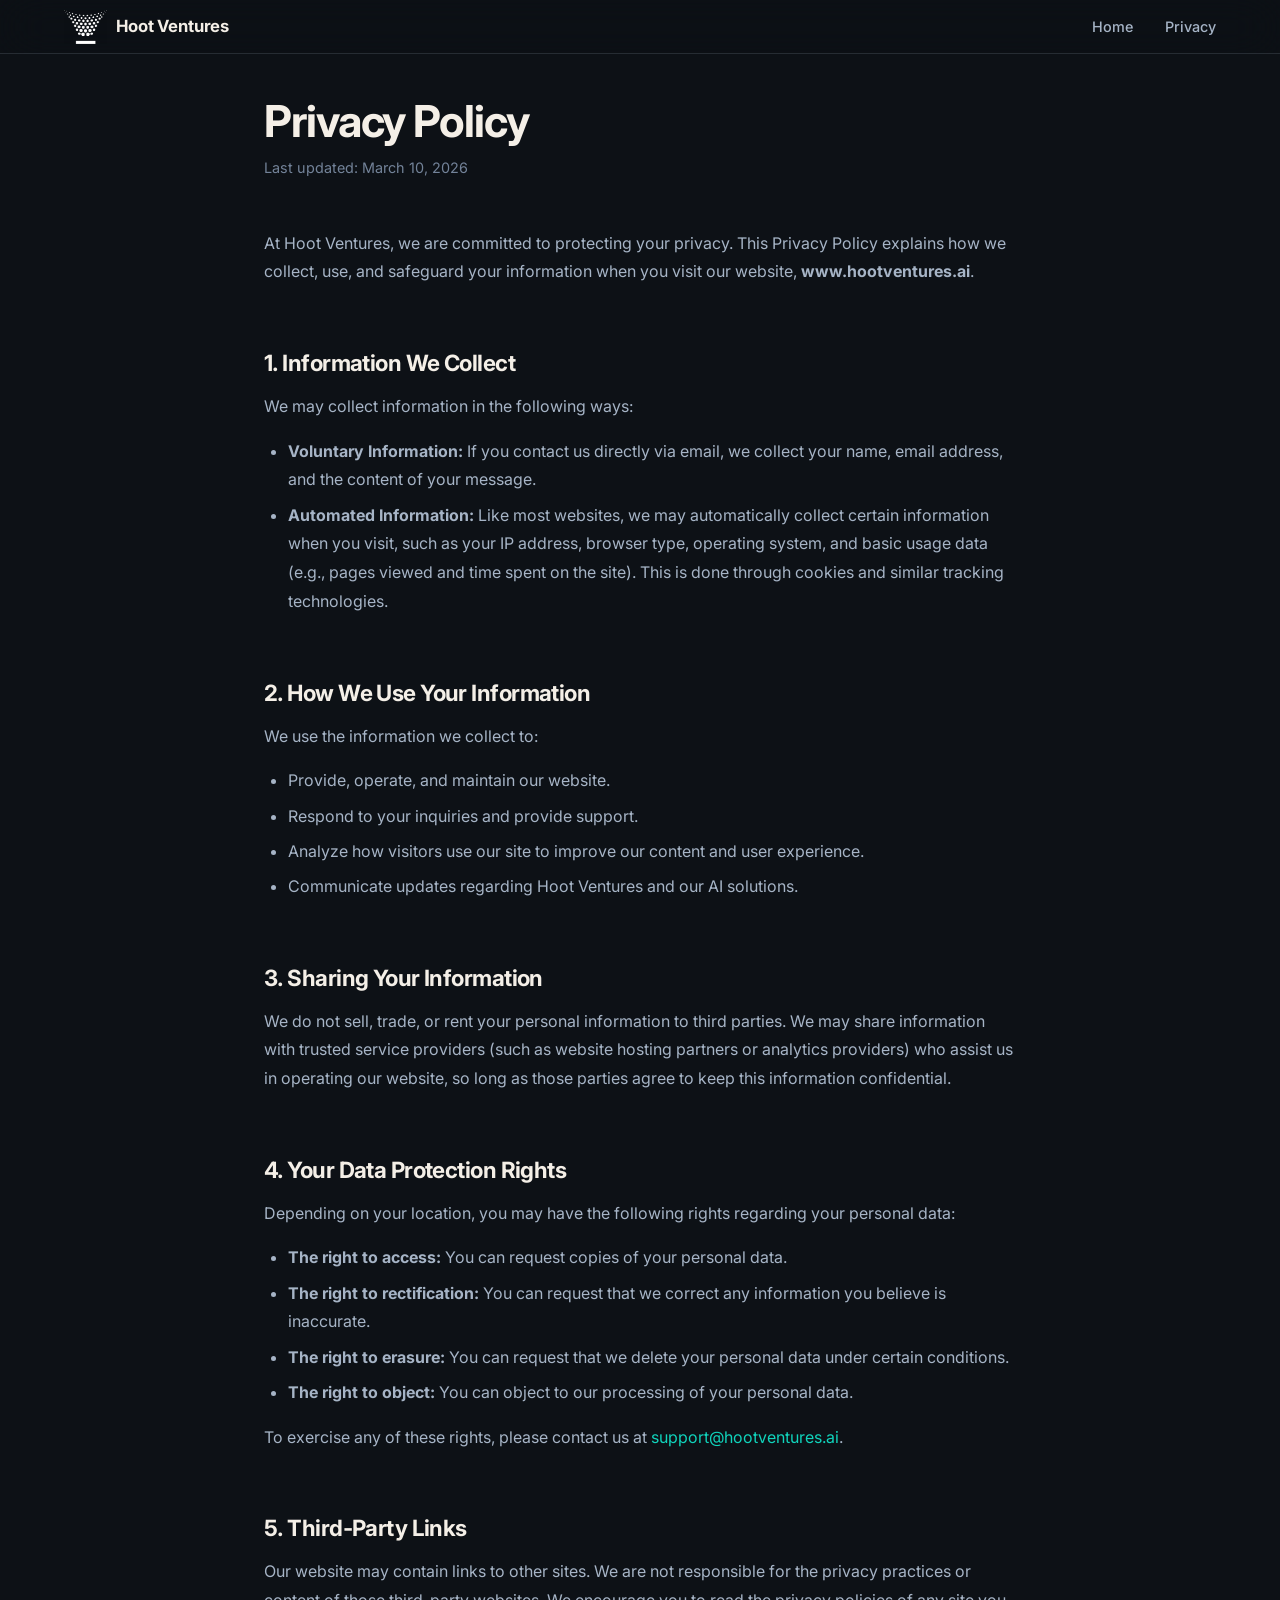
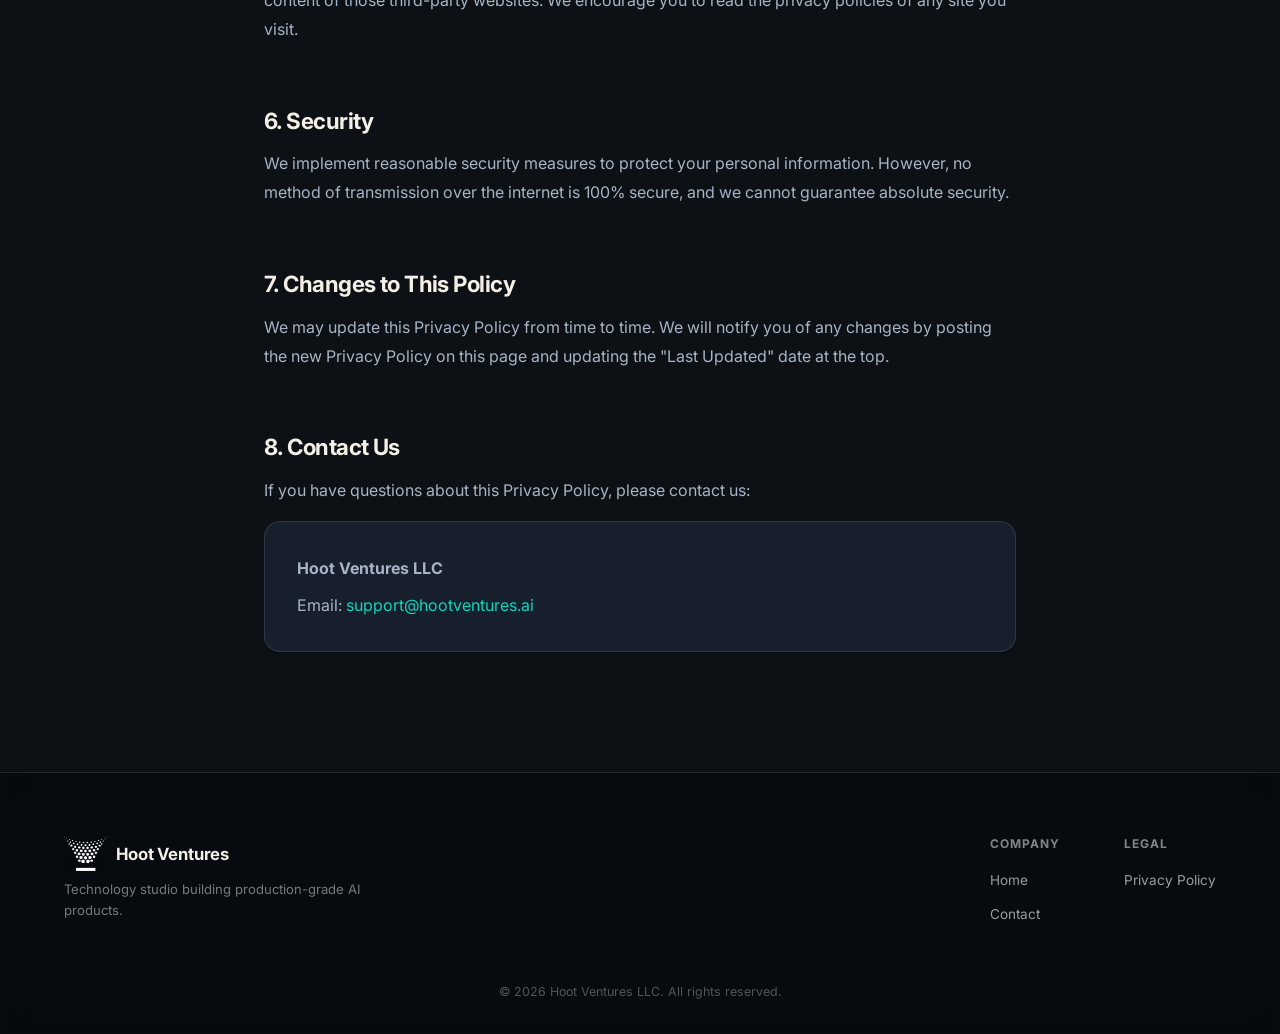
<file: privacy.html>
<!DOCTYPE html>
<html lang="en">
<head>
  <script async src="https://www.googletagmanager.com/gtag/js?id=G-TLER1XJFMF"></script>
  <script>
    window.dataLayer = window.dataLayer || [];
    function gtag(){dataLayer.push(arguments);}
    gtag('js', new Date());
    gtag('config', 'G-TLER1XJFMF');
  </script>

  <meta charset="UTF-8">
  <meta name="viewport" content="width=device-width, initial-scale=1.0">
  <meta name="theme-color" content="#091226">
  <title>Privacy Policy | Hoot Ventures</title>
  <meta name="description" content="Privacy Policy for Hoot Ventures. Learn how we collect, use, and safeguard your information.">
  <link rel="canonical" href="https://www.hootventures.ai/privacy.html">

  <link rel="preconnect" href="https://fonts.googleapis.com">
  <link rel="preconnect" href="https://fonts.gstatic.com" crossorigin>
  <link href="https://fonts.googleapis.com/css2?family=Instrument+Serif:ital@0;1&amp;family=Inter:ital,opsz,wght@0,14..32,400;0,14..32,500;0,14..32,600;0,14..32,700;1,14..32,400;1,14..32,500&amp;display=swap" rel="stylesheet">
  <link rel="stylesheet" href="styles.css">

  <link rel="icon" type="image/png" href="hoot-ventures-logo.png">
</head>
<body>

  <!-- Navigation -->
  <nav class="nav scrolled">
    <div class="nav-inner">
      <a href="/" class="nav-logo" aria-label="Hoot Ventures Home">
        <div class="nav-logo-mark">
          <img src="hoot-ventures-logo-transparent-light.png" alt="Hoot Ventures logo">
        </div>
        <span class="nav-logo-text">Hoot Ventures</span>
      </a>
      <ul class="nav-links">
        <li><a href="/">Home</a></li>
        <li><a href="privacy.html">Privacy</a></li>
      </ul>
      <button class="nav-hamburger" id="hamburger" aria-label="Toggle menu">
        <span></span><span></span><span></span>
      </button>
    </div>
  </nav>

  <div class="mobile-menu" id="mobileMenu">
    <a href="/" onclick="closeMobileMenu()">Home</a>
    <a href="privacy.html" onclick="closeMobileMenu()">Privacy</a>
  </div>

  <!-- Content -->
  <div class="content-page">
    <div class="container" style="max-width: 800px;">
      <h1>Privacy Policy</h1>
      <p class="page-updated">Last updated: March 10, 2026</p>

      <p>At Hoot Ventures, we are committed to protecting your privacy. This Privacy Policy explains how we collect, use, and safeguard your information when you visit our website, <strong>www.hootventures.ai</strong>.</p>

      <h2>1. Information We Collect</h2>
      <p>We may collect information in the following ways:</p>
      <ul>
        <li><strong>Voluntary Information:</strong> If you contact us directly via email, we collect your name, email address, and the content of your message.</li>
        <li><strong>Automated Information:</strong> Like most websites, we may automatically collect certain information when you visit, such as your IP address, browser type, operating system, and basic usage data (e.g., pages viewed and time spent on the site). This is done through cookies and similar tracking technologies.</li>
      </ul>

      <h2>2. How We Use Your Information</h2>
      <p>We use the information we collect to:</p>
      <ul>
        <li>Provide, operate, and maintain our website.</li>
        <li>Respond to your inquiries and provide support.</li>
        <li>Analyze how visitors use our site to improve our content and user experience.</li>
        <li>Communicate updates regarding Hoot Ventures and our AI solutions.</li>
      </ul>

      <h2>3. Sharing Your Information</h2>
      <p>We do not sell, trade, or rent your personal information to third parties. We may share information with trusted service providers (such as website hosting partners or analytics providers) who assist us in operating our website, so long as those parties agree to keep this information confidential.</p>

      <h2>4. Your Data Protection Rights</h2>
      <p>Depending on your location, you may have the following rights regarding your personal data:</p>
      <ul>
        <li><strong>The right to access:</strong> You can request copies of your personal data.</li>
        <li><strong>The right to rectification:</strong> You can request that we correct any information you believe is inaccurate.</li>
        <li><strong>The right to erasure:</strong> You can request that we delete your personal data under certain conditions.</li>
        <li><strong>The right to object:</strong> You can object to our processing of your personal data.</li>
      </ul>
      <p>To exercise any of these rights, please contact us at <a href="mailto:support@hootventures.ai">support@hootventures.ai</a>.</p>

      <h2>5. Third-Party Links</h2>
      <p>Our website may contain links to other sites. We are not responsible for the privacy practices or content of those third-party websites. We encourage you to read the privacy policies of any site you visit.</p>

      <h2>6. Security</h2>
      <p>We implement reasonable security measures to protect your personal information. However, no method of transmission over the internet is 100% secure, and we cannot guarantee absolute security.</p>

      <h2>7. Changes to This Policy</h2>
      <p>We may update this Privacy Policy from time to time. We will notify you of any changes by posting the new Privacy Policy on this page and updating the "Last Updated" date at the top.</p>

      <h2>8. Contact Us</h2>
      <p>If you have questions about this Privacy Policy, please contact us:</p>
      <div class="glass-card" style="margin-top: 1rem;">
        <p style="margin-bottom: 0.5rem;"><strong>Hoot Ventures LLC</strong></p>
        <p style="margin-bottom: 0;">Email: <a href="mailto:support@hootventures.ai">support@hootventures.ai</a></p>
      </div>
    </div>
  </div>

  <!-- Footer -->
  <footer class="footer">
    <div class="container">
      <div class="footer-inner">
        <div class="footer-brand">
          <a href="/" class="footer-logo">
            <div class="footer-logo-mark">
              <img src="hoot-ventures-logo-transparent-light.png" alt="Hoot Ventures logo">
            </div>
            <span class="footer-logo-text">Hoot Ventures</span>
          </a>
          <p>Technology studio building production-grade AI products.</p>
        </div>
        <div class="footer-links-section">
          <div class="footer-links-col">
            <h4>Company</h4>
            <ul>
              <li><a href="/">Home</a></li>
              <li><a href="mailto:contact@hootventures.ai">Contact</a></li>
            </ul>
          </div>
          <div class="footer-links-col">
            <h4>Legal</h4>
            <ul>
              <li><a href="privacy.html">Privacy Policy</a></li>


            </ul>
          </div>
        </div>
      </div>
      <div class="footer-bottom">
        <p>&copy; 2026 Hoot Ventures LLC. All rights reserved.</p>
      </div>
    </div>
  </footer>

  <script>
    const hamburger = document.getElementById('hamburger');
    const mobileMenu = document.getElementById('mobileMenu');
    hamburger.addEventListener('click', () => {
      hamburger.classList.toggle('active');
      mobileMenu.classList.toggle('active');
      document.body.style.overflow = mobileMenu.classList.contains('active') ? 'hidden' : '';
    });
    function closeMobileMenu() {
      hamburger.classList.remove('active');
      mobileMenu.classList.remove('active');
      document.body.style.overflow = '';
    }
  </script>
</body>
</html>
</file>
<file: styles.css>
/* ===========================
   Hoot Ventures — p90 Redesign
   Production AI Studio Aesthetic
   =========================== */

/* Variables — Dark Mode */
:root {
  --ink: #f4efe7;
  --ink-light: #c8cdd5;
  --ink-muted: #8896ab;
  --text-primary: #f4efe7;
  --text-secondary: #a6b4c6;
  --text-muted: #738399;
  --paper: #0d1116;
  --paper-light: #121922;
  --card-bg: #161f2b;
  --card-border: rgba(196, 211, 230, 0.14);
  --accent: #0DB7A3;
  --accent-dark: #10d4bc;
  --accent-light: rgba(13, 183, 163, 0.12);
  --highlight: #FFB86B;
  --highlight-light: rgba(255, 184, 107, 0.12);
  --white: #f4efe7;
  --surface-dark: #0a0f14;
  --surface-raised: #121922;
  --radius-sm: 8px;
  --radius-md: 12px;
  --radius-lg: 16px;
  --radius-xl: 24px;
  --radius-2xl: 32px;
  --shadow-sm: 0 1px 3px rgba(0, 0, 0, 0.2);
  --shadow-md: 0 4px 16px rgba(0, 0, 0, 0.25);
  --shadow-lg: 0 8px 32px rgba(0, 0, 0, 0.3);
  --shadow-xl: 0 16px 48px rgba(0, 0, 0, 0.35);
  --space-xs: 0.5rem;
  --space-sm: 1rem;
  --space-md: 1.5rem;
  --space-lg: 2rem;
  --space-xl: 3rem;
  --space-2xl: 4rem;
  --space-3xl: 6rem;
  --space-4xl: 5rem;
}

/* ===========================
   Desktop / Mobile System
   Two separate experiences, one codebase.
   =========================== */
.desktop-only { display: block; }
.mobile-only  { display: none;  }

@media (max-width: 768px) {
  .desktop-only { display: none !important; }
  .mobile-only  { display: block !important; }
}

/* Reset */
*, *::before, *::after {
  margin: 0;
  padding: 0;
  box-sizing: border-box;
}

html {
  scroll-behavior: smooth;
  -webkit-font-smoothing: antialiased;
  -moz-osx-font-smoothing: grayscale;
  background: linear-gradient(180deg, #0a0f14 0%, #0d1116 20%, #0d1116 100%);
}

/* Scroll lock when modal is open — set on <html> only so body::before and position:fixed children still work */
html.modal-open {
  overflow: hidden;
}

/* Subtle grid overlay — also fixed to the viewport */
html::before {
  content: "";
  position: fixed;
  inset: 0;
  background-image:
    linear-gradient(rgba(255, 255, 255, 0.018) 1px, transparent 1px),
    linear-gradient(90deg, rgba(255, 255, 255, 0.018) 1px, transparent 1px);
  background-size: 120px 120px;
  mask-image: linear-gradient(180deg, rgba(0, 0, 0, 0.5) 0%, rgba(0, 0, 0, 0.2) 55%, rgba(0, 0, 0, 0.08) 100%);
  pointer-events: none;
  z-index: -1;
}

body {
  font-family: 'Inter', -apple-system, BlinkMacSystemFont, 'Segoe UI', sans-serif;
  font-size: 1rem;
  font-weight: 400;
  background: transparent;
  color: var(--text-secondary);
  line-height: 1.6;
  overflow-x: hidden;
}

/* Fixed glow layer — position:fixed element works on iOS Safari unlike background-attachment:fixed */
body::before {
  content: '';
  position: fixed;
  inset: 0;
  background:
    radial-gradient(ellipse at 20% 50%, rgba(13, 183, 163, 0.08) 0%, transparent 60%),
    radial-gradient(ellipse at 80% 30%, rgba(255, 184, 107, 0.06) 0%, transparent 50%),
    radial-gradient(ellipse at 50% 80%, rgba(13, 183, 163, 0.04) 0%, transparent 40%);
  pointer-events: none;
  z-index: -1;
}

/* Typography */
h1, h2, h3, h4, h5, h6 {
  font-family: 'Inter', sans-serif;
  letter-spacing: -0.025em;
  line-height: 1.15;
  color: var(--ink);
}

h1 { font-size: clamp(2.5rem, 5vw, 3.5rem); font-weight: 700; }
h2 { font-size: clamp(1.75rem, 3.5vw, 2.5rem); font-weight: 700; }
h3 { font-size: 1.25rem; font-weight: 600; letter-spacing: -0.01em; }
h4 { font-size: 1.125rem; font-weight: 600; }
h5 { font-size: 1rem; font-weight: 600; }
h6 { font-size: 0.8rem; font-weight: 600; text-transform: uppercase; letter-spacing: 0.08em; }

small, .text-sm { font-size: 0.875rem; }
.text-xs { font-size: 0.8rem; }

a {
  color: var(--accent-dark);
  text-decoration: none;
  transition: color 0.2s;
}

a:hover {
  color: var(--ink);
}

a:focus-visible,
button:focus-visible {
  outline: 2px solid var(--accent);
  outline-offset: 3px;
}

img {
  max-width: 100%;
  display: block;
}

/* ===========================
   Layout
   =========================== */
.container {
  max-width: 1200px;
  margin: 0 auto;
  padding: 0 1.5rem;
}

.container-narrow {
  max-width: 800px;
  margin: 0 auto;
  padding: 0 1.5rem;
}

section {
  padding: var(--space-4xl) 0;
  position: relative;
}

section[id] {
  scroll-margin-top: 80px;
}

/* ===========================
   Navigation
   =========================== */
.nav {
  position: fixed;
  top: 0;
  left: 0;
  right: 0;
  z-index: 100;
  padding: 1rem 0;
  transition: all 0.4s cubic-bezier(0.25, 0.1, 0.25, 1);
}

.nav.scrolled {
  background: rgba(13, 17, 22, 0.45);
  backdrop-filter: blur(24px);
  -webkit-backdrop-filter: blur(24px);
  border-bottom: 1px solid var(--card-border);
  padding: 0.6rem 0;
}

.nav-inner {
  max-width: 1200px;
  margin: 0 auto;
  padding: 0 1.5rem;
  display: flex;
  align-items: center;
  justify-content: space-between;
}

.nav-logo {
  display: flex;
  align-items: center;
  gap: 0.6rem;
  text-decoration: none;
  color: var(--ink);
}

.nav-logo-mark {
  height: 34px;
  width: auto;
  display: flex;
  align-items: center;
  transition: transform 0.3s ease;
}

.nav-logo:hover .nav-logo-mark {
  transform: scale(1.05);
}

.nav-logo-mark img {
  height: 34px;
  width: auto;
  display: block;
}

.nav-logo-text {
  font-size: 1.05rem;
  font-weight: 700;
  letter-spacing: -0.01em;
}

.nav-links {
  display: flex;
  align-items: center;
  gap: 2rem;
  list-style: none;
}

.nav-links a {
  color: var(--text-secondary);
  font-size: 0.9rem;
  font-weight: 500;
  transition: color 0.2s;
}

.nav-links a:hover,
.nav-links a.active {
  color: var(--ink);
}

.nav-cta {
  display: inline-flex;
  align-items: center;
  gap: 0.4rem;
  padding: 0.55rem 1.25rem;
  background: var(--accent);
  color: var(--surface-dark) !important;
  border-radius: 100px;
  font-size: 0.85rem;
  font-weight: 600;
  transition: all 0.3s ease;
}

.nav-cta:hover {
  background: var(--ink-light);
  color: var(--white) !important;
  transform: translateY(-1px);
  box-shadow: var(--shadow-md);
}

.nav-hamburger {
  display: none;
  flex-direction: column;
  gap: 5px;
  background: none;
  border: none;
  cursor: pointer;
  padding: 4px;
}

.nav-hamburger span {
  display: block;
  width: 24px;
  height: 2px;
  background: var(--white);
  border-radius: 2px;
  transition: transform 0.3s, opacity 0.3s;
}

.nav-hamburger.active span:nth-child(1) {
  transform: rotate(45deg) translate(5px, 5px);
}
.nav-hamburger.active span:nth-child(2) { opacity: 0; }
.nav-hamburger.active span:nth-child(3) {
  transform: rotate(-45deg) translate(5px, -5px);
}

/* Mobile menu */
.mobile-menu {
  display: flex;
  position: fixed;
  top: 0; left: 0; right: 0; bottom: 0;
  background: rgba(13, 17, 22, 0.98);
  backdrop-filter: blur(20px);
  -webkit-backdrop-filter: blur(20px);
  z-index: 99;
  flex-direction: column;
  align-items: center;
  justify-content: center;
  gap: 2rem;
  opacity: 0;
  visibility: hidden;
  transition: opacity 0.3s ease, visibility 0.3s;
}

.mobile-menu.active {
  opacity: 1;
  visibility: visible;
}

.mobile-menu a {
  color: var(--white);
  font-size: 1.5rem;
  font-weight: 600;
}

/* ===========================
   Buttons
   =========================== */
.btn {
  display: inline-flex;
  align-items: center;
  gap: 0.5rem;
  padding: 0.85rem 2rem;
  border-radius: 100px;
  font-weight: 600;
  font-size: 0.95rem;
  cursor: pointer;
  transition: all 0.3s cubic-bezier(0.25, 0.1, 0.25, 1);
  border: none;
  text-decoration: none;
  letter-spacing: -0.01em;
}

.btn-primary {
  background: var(--accent);
  color: var(--surface-dark);
  box-shadow: 0 4px 20px rgba(13, 183, 163, 0.3);
}

.btn-primary:hover {
  color: var(--surface-dark);
  background: var(--accent-dark);
  transform: translateY(-2px);
  box-shadow: 0 8px 30px rgba(13, 183, 163, 0.4);
}

.btn-secondary {
  background: rgba(255, 255, 255, 0.06);
  color: var(--white);
  border: 1px solid rgba(255, 255, 255, 0.12);
}

.btn-secondary:hover {
  color: var(--white);
  background: rgba(255, 255, 255, 0.12);
  transform: translateY(-2px);
  border-color: rgba(255, 255, 255, 0.2);
}

.btn-accent {
  background: var(--accent);
  color: var(--surface-dark);
  box-shadow: 0 4px 16px rgba(13, 183, 163, 0.3);
}

.btn-accent:hover {
  color: var(--white);
  background: var(--accent-dark);
  transform: translateY(-2px);
  box-shadow: 0 8px 24px rgba(13, 183, 163, 0.4);
}

.btn-ghost {
  background: transparent;
  color: var(--text-secondary);
  padding: 0.85rem 0;
}

.btn-ghost:hover {
  color: var(--accent-dark);
}

.btn-ghost svg {
  transition: transform 0.2s ease;
}

.btn-ghost:hover svg {
  transform: translateX(3px);
}

/* ===========================
   Section Labels
   =========================== */
.section-label {
  display: inline-block;
  font-size: 0.72rem;
  font-weight: 600;
  letter-spacing: 0.12em;
  text-transform: uppercase;
  color: var(--accent);
  border: 1px solid rgba(13, 183, 163, 0.35);
  border-radius: 2rem;
  padding: 0.35rem 1rem;
  margin-bottom: var(--space-md);
}

.section-title {
  margin-bottom: var(--space-md);
}

.section-subtitle {
  font-size: 1.125rem;
  color: var(--text-secondary);
  max-width: 640px;
  line-height: 1.7;
}

/* ===========================
   Hero Section
   =========================== */
.hero {
  min-height: 100vh;
  display: flex;
  align-items: center;
  padding: 8rem 0 var(--space-4xl);
  background: transparent;
  color: var(--white);
  position: relative;
}

/* .hero::before removed — glows now live on html with background-attachment: fixed
   so they remain visible throughout the entire scroll journey */

/* Single fixed particle canvas — covers full viewport, spans hero + gauntlet */
#particleCanvas {
  position: fixed;
  inset: 0;
  width: 100%;
  height: 100%;
  pointer-events: none;
  z-index: 1;
}

.hero .container {
  position: relative;
  z-index: 1;
}

.hero-grid {
  display: grid;
  grid-template-columns: 1fr 320px;
  gap: var(--space-xl);
  align-items: center;
  max-width: 950px;
  margin: 0 auto;
}

.hero-content h1 {
  font-size: clamp(3.25rem, 7vw, 6rem);
  font-weight: 800;
  line-height: 1.0;
  letter-spacing: -0.04em;
  color: var(--white);
  margin-bottom: var(--space-md);
  opacity: 0;
  animation: fadeUp 0.8s ease forwards;
}

.accent-word {
  color: var(--accent);
}

.hero-subtitle {
  font-size: 1.15rem;
  color: rgba(255, 255, 255, 0.65);
  max-width: 520px;
  line-height: 1.7;
  margin-bottom: var(--space-lg);
  opacity: 0;
  animation: fadeUp 0.8s ease 0.15s forwards;
}

.hero-cta {
  display: flex;
  gap: 1rem;
  flex-wrap: wrap;
  margin-bottom: var(--space-xl);
  opacity: 0;
  animation: fadeUp 0.8s ease 0.3s forwards;
}

.hero .btn-primary {
  background: var(--accent);
  box-shadow: 0 4px 20px rgba(13, 183, 163, 0.3);
}

.hero .btn-primary:hover {
  background: var(--accent-dark);
  box-shadow: 0 8px 30px rgba(13, 183, 163, 0.4);
}

.hero .btn-secondary {
  background: rgba(255, 255, 255, 0.08);
  color: var(--white);
  border: 1px solid rgba(255, 255, 255, 0.15);
}

.hero .btn-secondary:hover {
  color: var(--white);
  background: rgba(255, 255, 255, 0.14);
  border-color: rgba(255, 255, 255, 0.25);
}

.hero-microcopy {
  font-size: 0.8rem;
  color: rgba(255, 255, 255, 0.4);
  letter-spacing: 0.02em;
  opacity: 0;
  animation: fadeUp 0.8s ease 0.45s forwards;
}

/* Trust strip */
.trust-strip {
  opacity: 0;
  animation: fadeUp 0.8s ease 0.5s forwards;
}

.trust-strip-label {
  font-size: 0.7rem;
  font-weight: 600;
  text-transform: uppercase;
  letter-spacing: 0.1em;
  color: rgba(255, 255, 255, 0.35);
  margin-bottom: 0.75rem;
}

.trust-strip-logos {
  display: flex;
  gap: 2rem;
  flex-wrap: wrap;
  align-items: center;
}

.trust-strip-logos span {
  font-size: 0.8rem;
  font-weight: 500;
  color: rgba(255, 255, 255, 0.45);
  letter-spacing: 0.02em;
}

/* Hero right side - phone mockup */
.hero-visual {
  position: relative;
  opacity: 0;
  animation: fadeUp 0.8s ease 0.3s forwards;
  display: flex;
  align-items: center;
  justify-content: center;
}

.hero-phone-wrap {
  position: relative;
  display: inline-block;
}

.hero-phone-img {
  display: block;
  width: 100%;
  max-width: 320px;
  height: auto;
  filter: drop-shadow(0 40px 80px rgba(0, 0, 0, 0.6)) drop-shadow(0 8px 24px rgba(0, 0, 0, 0.4));
}

/* Connecting lines (SVG) — kept for potential reuse */
.hero-lines {
  position: absolute;
  top: 0; left: 0;
  width: 100%;
  height: 100%;
  pointer-events: none;
}

.hero-lines line {
  stroke: rgba(13, 183, 163, 0.15);
  stroke-width: 1;
  stroke-dasharray: 6 4;
}

/* ===========================
   Proof Cards Section
   =========================== */
.proof-section {
  padding: var(--space-3xl) 0;
  background: var(--paper);
}

.proof-grid {
  display: grid;
  grid-template-columns: repeat(3, 1fr);
  gap: var(--space-md);
}

.proof-card {
  background: var(--card-bg);
  border: 1px solid var(--card-border);
  border-radius: var(--radius-lg);
  padding: var(--space-lg);
  transition: all 0.3s ease;
  position: relative;
  overflow: hidden;
}

.proof-card:hover {
  transform: translateY(-4px);
  box-shadow: var(--shadow-lg);
}

.proof-card-label {
  font-size: 0.7rem;
  font-weight: 700;
  text-transform: uppercase;
  letter-spacing: 0.08em;
  color: var(--accent-dark);
  margin-bottom: var(--space-sm);
}

.proof-card h3 {
  font-size: 1.15rem;
  margin-bottom: var(--space-xs);
  line-height: 1.3;
}

.proof-card p {
  font-size: 0.9rem;
  color: var(--text-secondary);
  line-height: 1.6;
}

.proof-card-accent {
  position: absolute;
  top: 0; left: 0; right: 0;
  height: 3px;
}

.proof-card:nth-child(1) .proof-card-accent { background: var(--accent); }
.proof-card:nth-child(2) .proof-card-accent { background: var(--highlight); }
.proof-card:nth-child(3) .proof-card-accent { background: var(--surface-raised); }

/* Metric callouts inside proof cards */
.proof-metrics {
  display: flex;
  flex-wrap: wrap;
  gap: var(--space-sm);
  margin-top: var(--space-sm);
}

.proof-metric {
  font-size: 0.8rem;
  font-weight: 600;
  color: var(--ink);
  background: var(--paper);
  padding: 0.25rem 0.7rem;
  border-radius: 100px;
}

/* ===========================
   Problem Section
   =========================== */
.problem-section {
  background: var(--surface-raised);
  border-top: 1px solid var(--card-border);
  border-bottom: 1px solid var(--card-border);
}

.problem-grid {
  display: grid;
  grid-template-columns: 1fr 1fr;
  gap: var(--space-3xl);
  align-items: center;
}

.problem-text h2 {
  margin-bottom: var(--space-md);
}

.problem-text p {
  color: var(--text-secondary);
  line-height: 1.8;
  margin-bottom: var(--space-sm);
}

.problem-list {
  list-style: disc;
  padding-left: 1.5rem;
  margin-bottom: var(--space-sm);
  color: var(--text-secondary);
  line-height: 1.8;
}

.problem-list li {
  margin-bottom: 0.25rem;
}

.problem-punchline {
  font-weight: 700;
  font-size: 1.15rem;
  color: var(--ink);
  margin-top: var(--space-md);
}

.problem-visual {
  display: flex;
  flex-direction: column;
  gap: var(--space-lg);
}

.problem-compare {
  border-radius: var(--radius-lg);
  padding: var(--space-lg);
}

.problem-compare-label {
  font-size: 0.7rem;
  font-weight: 700;
  text-transform: uppercase;
  letter-spacing: 0.08em;
  margin-bottom: var(--space-sm);
}

.problem-compare-flow {
  display: flex;
  align-items: center;
  gap: 0.5rem;
  flex-wrap: wrap;
}

.problem-compare-flow span {
  font-size: 0.82rem;
  font-weight: 500;
  padding: 0.4rem 0.85rem;
  border-radius: var(--radius-sm);
}

.problem-compare-flow .arrow {
  color: var(--text-muted);
  font-size: 0.9rem;
  padding: 0;
  background: none;
}

.compare-demo {
  background: var(--paper-light);
  border: 1px dashed rgba(196, 211, 230, 0.15);
}

.compare-demo .problem-compare-label {
  color: var(--text-muted);
}

.compare-demo .problem-compare-flow span:not(.arrow) {
  background: var(--card-bg);
  color: var(--text-secondary);
  border: 1px solid var(--card-border);
}

.compare-production {
  background: var(--surface-raised);
}

.compare-production .problem-compare-label {
  color: var(--accent);
}

.compare-production .problem-compare-flow span:not(.arrow) {
  background: rgba(255, 255, 255, 0.08);
  color: rgba(255, 255, 255, 0.85);
  border: 1px solid rgba(255, 255, 255, 0.12);
}

.compare-production .problem-compare-flow .arrow {
  color: rgba(255, 255, 255, 0.35);
}

/* ===========================
   Deterministic Hardening Section
   =========================== */
.deterministic-hardening-section {
  display: flex;
  flex-direction: column;
  align-items: center;
  justify-content: center;
  padding: 120px 24px;
  background-color: transparent;
  text-align: center;
  scroll-margin-top: 56px;
  border-top: 1px solid var(--card-border);
}

/* ── Header Block ── */
.header-block {
  max-width: 800px;
  margin-bottom: 64px;
}

.gs-eyebrow {
  display: inline-block;
  font-size: 0.72rem;
  font-weight: 600;
  letter-spacing: 0.12em;
  text-transform: uppercase;
  color: var(--accent);
  border: 1px solid rgba(13, 183, 163, 0.35);
  border-radius: 2rem;
  padding: 0.35rem 1rem;
  margin-bottom: 2rem;
}

.gs-headline {
  font-size: clamp(2.6rem, 6vw, 4.75rem);
  font-weight: 800;
  line-height: 1.0;
  letter-spacing: -0.04em;
  color: var(--white);
  margin-bottom: 1.25rem;
}

.gs-subtext {
  font-size: 1.05rem;
  color: rgba(255, 255, 255, 0.65);
  max-width: 600px;
  margin: 0 auto;
  line-height: 1.7;
}

/* ── Ring Wrapper: positions HTML labels over the SVG ── */
.ring-wrapper {
  position: relative;
  width: 100%;
  max-width: clamp(400px, 75vw, 620px);
  margin: 0 auto;
  aspect-ratio: 1;
}

.gs-ring-diagram {
  width: 100%;
  height: 100%;
  display: block;
  font-family: 'Inter', -apple-system, BlinkMacSystemFont, sans-serif;
}

/* Ring border circles — match 01-03 top edge */
.gs-ring-border {
  fill: none;
  stroke: rgba(255, 255, 255, 0.18);
  stroke-width: 2;
}

/* Segment fills only (no stroke — diagonal seams removed) */
.gs-seg {
  fill: rgba(255, 255, 255, 0.02);
  stroke: none;
  transition: fill 0.3s ease;
}
.gs-seg:hover {
  fill: rgba(255, 255, 255, 0.04);
}

/* Vertical + horizontal dividers */
.gs-divider {
  stroke: rgba(255, 255, 255, 0.18);
  stroke-width: 2;
}

/* Quadrant text inside the donut — matches old card typography */
.gs-quad-num {
  font-size: 38px;
  font-weight: 800;
  fill: rgba(255, 255, 255, 0.07);
  letter-spacing: -0.04em;
  font-variant-numeric: tabular-nums;
}
.gs-quad-num--ai {
  fill: rgba(180, 138, 255, 0.12);
}
.gs-quad-title {
  font-size: 14px;
  font-weight: 700;
  fill: rgba(255, 255, 255, 0.88);
  letter-spacing: -0.02em;
}
.gs-quad-title--ai {
  fill: #b48aff;
}
.gs-center-body {
  font-size: 13.6px;
  fill: rgba(255, 255, 255, 0.48);
}

/* Corner descriptions — outside the donut ring */
.gs-corner-label {
  font-size: 13.6px;
  fill: rgba(255, 255, 255, 0.48);
  font-family: inherit;
}

/* Curved label hugging the donut */
.gs-curved-label {
  font-size: 13px;
  font-weight: 600;
  letter-spacing: 0.22em;
  fill: rgba(255, 255, 255, 0.45);
  text-transform: uppercase;
}

/* ── Corner description labels (outside the ring) ── */
.ring-label {
  position: absolute;
  display: flex;
  flex-direction: column;
  max-width: 170px;
}

.ring-label-body {
  font-size: 0.85rem;
  color: rgba(255, 255, 255, 0.48);
  line-height: 1.55;
}

/* Position each label at the visual center of its donut segment */
.ring-label--nw {
  top: 14%;
  left: 6%;
  text-align: left;
}
.ring-label--ne {
  top: 14%;
  right: 6%;
  text-align: right;
  align-items: flex-end;
}
.ring-label--sw {
  bottom: 14%;
  left: 6%;
  text-align: left;
}
.ring-label--se {
  bottom: 14%;
  right: 6%;
  text-align: right;
  align-items: flex-end;
}

/* ── Ring description list (mobile only, hidden on desktop) ── */
.ring-desc-list {
  display: none;
}

/* ── Footer Block (Mic Drop) ── */
.footer-block {
  margin-top: 40px;
  max-width: 600px;
}

.footer-block h3 {
  font-size: clamp(24px, 4vw, 32px);
  font-weight: 700;
  color: #ffffff;
  line-height: 1.3;
}

/* ===========================
   Production AI Stack Section
   =========================== */
.blueprint-section {
  background: transparent;
  border-top: 1px solid var(--card-border);
  border-bottom: 1px solid var(--card-border);
  padding: var(--space-4xl) 0;
  overflow: hidden;
}

.blueprint-header {
  text-align: center;
  max-width: 700px;
  margin: 0 auto var(--space-3xl);
}

.blueprint-header h2 {
  font-size: clamp(2.6rem, 6vw, 4.75rem);
  font-weight: 800;
  letter-spacing: -0.04em;
  color: var(--white);
  line-height: 1.0;
  margin-bottom: var(--space-sm);
}

.blueprint-header p {
  font-size: 1.05rem;
  color: rgba(255, 255, 255, 0.65);
  line-height: 1.7;
}

/* Data flow connector between sections */
.bp-flow-connector {
  display: flex;
  justify-content: center;
  align-items: stretch;
  height: 2rem;
  position: relative;
}
.bp-flow-connector::before {
  content: '';
  width: 1px;
  background: linear-gradient(to bottom, var(--card-border), rgba(196, 211, 230, 0.08));
}
.bp-flow-connector::after {
  content: '';
  position: absolute;
  bottom: 0;
  left: 50%;
  transform: translateX(-50%);
  width: 5px;
  height: 5px;
  border-right: 1px solid rgba(196, 211, 230, 0.3);
  border-bottom: 1px solid rgba(196, 211, 230, 0.3);
  transform: translateX(-50%) rotate(45deg);
}
.bp-flow-connector--write::before {
  background: linear-gradient(to bottom, rgba(255, 156, 80, 0.3), rgba(255, 156, 80, 0.08));
}
.bp-flow-connector--write::after {
  border-color: rgba(255, 156, 80, 0.4);
}

/* Full-width horizontal rail (inputs / outputs) */
.bp-rail {
  display: flex;
  flex-direction: column;
  gap: 1rem;
  padding: 1.25rem 1.75rem;
  border: 1px solid var(--card-border);
  border-radius: var(--radius-md);
  background: var(--card-bg);
}
.bp-rail--inputs {
  border-top: 2px solid rgba(196, 211, 230, 0.15);
}
.bp-rail--outputs {
  border-bottom: 2px solid rgba(13, 183, 163, 0.2);
}
.bp-rail-header {
  display: flex;
  flex-direction: column;
  gap: 0.3rem;
}
.bp-rail-pills {
  display: flex;
  flex-wrap: wrap;
  gap: 0.5rem;
}
.bp-rail-pills .rail-item {
  justify-content: center;
  text-align: center;
}

/* Full-width layer stack */
.bp-layer-stack {
  display: flex;
  flex-direction: column;
  gap: 0.875rem;
}

/* Legacy: Side rails (kept for responsive fallback) */
.stack-rail {
  background: var(--card-bg);
  border: 1px solid var(--card-border);
  border-radius: 1.75rem;
  padding: 1.25rem;
  position: sticky;
  top: 5rem;
}

.rail-label {
  font-size: 0.75rem;
  font-weight: 700;
  letter-spacing: 0.08em;
  text-transform: uppercase;
  color: var(--text-primary);
  text-align: left;
}

.rail-desc {
  font-size: 0.82rem;
  color: var(--text-secondary);
  line-height: 1.5;
  text-align: left;
}

.rail-items {
  display: flex;
  flex-direction: column;
  gap: 0.5rem;
}

.rail-item {
  display: flex;
  align-items: center;
  justify-content: center;
  text-align: center;
  background: rgba(255, 255, 255, 0.04);
  border: 1px solid var(--card-border);
  border-radius: 0.75rem;
  padding: 0.5rem 0.75rem;
  font-size: 0.82rem;
  color: var(--text-secondary);
  transition: border-color 0.2s ease, background 0.2s ease, color 0.2s ease;
  cursor: default;
}

.rail-item:hover {
  border-color: rgba(13, 183, 163, 0.35);
  background: rgba(13, 183, 163, 0.06);
  color: var(--text-primary);
}

.rail-num {
  font-size: 0.68rem;
  color: var(--ink-muted);
}

/* Layer cards */
.stack-layers {
  display: flex;
  flex-direction: column;
  gap: 1rem;
}

.layer-card {
  background: var(--card-bg);
  border: 1px solid var(--card-border);
  border-radius: 2rem;
  padding: 1.5rem;
  transition: transform 0.25s ease, box-shadow 0.25s ease;
}

.layer-card:hover {
  transform: translateY(-2px);
  box-shadow: 0 12px 40px rgba(0, 0, 0, 0.3);
}

.layer-card--accent {
  border-color: rgba(13, 183, 163, 0.25);
  background: linear-gradient(135deg, var(--card-bg) 0%, rgba(13, 183, 163, 0.04) 100%);
}

.layer-card-top {
  display: flex;
  align-items: flex-start;
  justify-content: space-between;
  gap: 1rem;
  margin-bottom: 1rem;
}

.layer-eyebrow {
  font-size: 0.6rem;
  font-weight: 700;
  text-transform: uppercase;
  letter-spacing: 0.2em;
  color: var(--ink-muted);
  margin-bottom: 0.4rem;
}

.layer-title {
  font-size: 1.5rem;
  font-weight: 700;
  letter-spacing: -0.025em;
  color: var(--text-primary);
  margin-bottom: 0.35rem;
  line-height: 1.3;
}

.layer-subtitle {
  font-size: 0.875rem;
  color: var(--text-secondary);
  line-height: 1.65;
  margin-top: 0.5rem;
}

.layer-num-badge {
  flex-shrink: 0;
  width: 1.625rem;
  height: 1.625rem;
  border-radius: 50%;
  border: 1px solid rgba(196, 211, 230, 0.12);
  background: rgba(255, 255, 255, 0.03);
  display: flex;
  align-items: center;
  justify-content: center;
  font-size: 0.65rem;
  font-weight: 700;
  color: var(--text-muted);
  opacity: 0.55;
}

.layer-tags {
  display: flex;
  flex-wrap: wrap;
  gap: 0.5rem;
}

.layer-tag {
  display: inline-flex;
  border: 1px solid var(--card-border);
  background: rgba(255, 255, 255, 0.04);
  color: var(--text-secondary);
  border-radius: 100px;
  padding: 0.3rem 0.75rem;
  font-size: 0.78rem;
  transition: border-color 0.2s ease, background 0.2s ease;
  cursor: default;
}

.layer-tag:hover {
  border-color: rgba(196, 211, 230, 0.3);
  background: rgba(255, 255, 255, 0.07);
}

.layer-tag--accent {
  border-color: rgba(13, 183, 163, 0.2);
  background: rgba(13, 183, 163, 0.05);
  color: var(--text-secondary);
}

.layer-tag--accent:hover {
  background: rgba(13, 183, 163, 0.1);
  border-color: rgba(13, 183, 163, 0.4);
}

.layer-callout {
  margin-top: 1rem;
  display: inline-flex;
  border: 1px solid rgba(13, 183, 163, 0.3);
  background: rgba(13, 183, 163, 0.08);
  color: var(--accent);
  border-radius: 100px;
  padding: 0.35rem 1rem;
  font-size: 0.8rem;
  font-weight: 500;
}

/* ── The Read/Write Fork — the key architectural claim ── */
.path-fork {
  text-align: center;
  padding: 1rem 0 0.25rem;
  position: relative;
}

.path-fork::before {
  content: '';
  display: block;
  width: 1px;
  height: 1.25rem;
  background: var(--card-border);
  margin: 0 auto 0.75rem;
}

.path-fork::after {
  content: '';
  display: block;
  width: 60%;
  height: 1px;
  background: var(--card-border);
  margin: 0.75rem auto 0;
}

.path-fork-label {
  font-size: 0.72rem;
  font-weight: 600;
  letter-spacing: 0.08em;
  text-transform: uppercase;
  color: var(--ink-muted);
}

/* Two-column read/write split */
.layer-split {
  display: grid;
  grid-template-columns: 1fr 1fr;
  gap: 1rem;
}

/* Read path styling */
.layer-card--read {
  border-color: rgba(196, 211, 230, 0.18);
}

.layer-eyebrow--read {
  color: var(--text-secondary);
}

.layer-tag--read {
  border-color: rgba(196, 211, 230, 0.15);
  background: rgba(196, 211, 230, 0.04);
  color: var(--text-secondary);
}

.layer-tag--read:hover {
  border-color: rgba(196, 211, 230, 0.3);
  background: rgba(196, 211, 230, 0.08);
}

/* Write path styling — more visually distinct, danger zone */
.layer-card--write {
  border-color: rgba(255, 140, 66, 0.25);
  background: linear-gradient(135deg, var(--card-bg) 0%, rgba(255, 140, 66, 0.03) 100%);
}

.layer-eyebrow--write {
  color: #ff9c50;
}

.layer-tag--write {
  border-color: rgba(255, 140, 66, 0.2);
  background: rgba(255, 140, 66, 0.05);
  color: var(--text-secondary);
}

.layer-tag--write:hover {
  background: rgba(255, 140, 66, 0.1);
  border-color: rgba(255, 140, 66, 0.4);
}

.layer-card--write .layer-callout {
  border-color: rgba(255, 140, 66, 0.3);
  background: rgba(255, 140, 66, 0.08);
  color: #ff9c50;
}

/* Path arrows below each split card */
.path-arrow {
  margin-top: 1rem;
  display: flex;
  align-items: center;
  gap: 0.5rem;
  font-size: 0.72rem;
  font-weight: 500;
  color: var(--ink-muted);
  letter-spacing: 0.02em;
}

.path-arrow svg {
  width: 16px;
  height: 16px;
  color: var(--ink-muted);
  flex-shrink: 0;
}

/* Write-path rail item highlight */
.rail-item--write {
  border-color: rgba(255, 140, 66, 0.25);
  color: #ff9c50;
}

.rail-item--write:hover {
  border-color: rgba(255, 140, 66, 0.45);
  background: rgba(255, 140, 66, 0.08);
  color: #ff9c50;
}

/* Meta rail items (non-input properties) */
.rail-item--meta {
  border-style: dashed;
  color: var(--ink-muted);
  font-size: 0.78rem;
}

/* Fallback callout in the right rail */
.rail-fallback {
  margin-top: 1rem;
  padding: 0.75rem;
  border: 1px dashed rgba(196, 211, 230, 0.2);
  border-radius: 0.75rem;
  background: rgba(255, 255, 255, 0.02);
}

.rail-fallback-title {
  font-size: 0.68rem;
  font-weight: 600;
  text-transform: uppercase;
  letter-spacing: 0.1em;
  color: var(--ink-muted);
  margin-bottom: 0.3rem;
}

.rail-fallback-line {
  font-size: 0.82rem;
  font-weight: 500;
  color: var(--text-secondary);
  font-style: italic;
}

/* Stack footer bar */
.stack-footer {
  display: flex;
  align-items: center;
  justify-content: space-between;
  gap: 1.5rem;
  border: 1px solid var(--card-border);
  background: rgba(255, 255, 255, 0.02);
  border-radius: 1.5rem;
  padding: 1.25rem 1.75rem;
}

.stack-footer-title {
  font-size: 0.9rem;
  font-weight: 600;
  color: var(--text-primary);
  margin-bottom: 0.25rem;
}

.stack-footer-desc {
  font-size: 0.82rem;
  color: var(--text-secondary);
  line-height: 1.5;
}

.stack-provenance-badge {
  flex-shrink: 0;
  border: 1px solid rgba(13, 183, 163, 0.3);
  background: rgba(13, 183, 163, 0.08);
  color: var(--accent);
  border-radius: 100px;
  padding: 0.4rem 1rem;
  font-size: 0.8rem;
  font-weight: 500;
  white-space: nowrap;
}


/* ===========================
   Proof / Credibility Section
   =========================== */
.credibility-section {
  background: transparent;
}

.credibility-grid {
  display: grid;
  grid-template-columns: 1fr 1.2fr;
  gap: var(--space-3xl);
  align-items: center;
}

.credibility-text h2 {
  margin-bottom: var(--space-md);
}

.credibility-text p {
  color: var(--text-secondary);
  line-height: 1.8;
  margin-bottom: var(--space-sm);
}

.credibility-text ul {
  list-style: none;
  margin: var(--space-md) 0;
}

.credibility-text ul li {
  color: var(--text-secondary);
  font-size: 0.95rem;
  padding: 0.4rem 0;
  padding-left: 1.5rem;
  position: relative;
  line-height: 1.6;
}

.credibility-text ul li::before {
  content: '';
  position: absolute;
  left: 0;
  top: 0.75rem;
  width: 8px;
  height: 2px;
  background: var(--accent);
  border-radius: 1px;
}

.founder-line {
  margin-top: var(--space-lg);
  padding-top: var(--space-md);
  border-top: 1px solid var(--card-border);
}

.founder-name {
  font-weight: 700;
  font-size: 1rem;
  color: var(--ink);
}

.founder-title {
  font-size: 0.85rem;
  color: var(--text-muted);
  margin-bottom: 0.25rem;
}

.founder-tagline {
  font-size: 0.9rem;
  color: var(--text-secondary);
  font-style: italic;
}

/* Metrics strip */
.metrics-strip {
  background: var(--card-bg);
  border: 1px solid var(--card-border);
  border-radius: var(--radius-xl);
  padding: var(--space-lg) var(--space-2xl);
  display: grid;
  grid-template-columns: repeat(3, 1fr);
  gap: var(--space-lg);
  text-align: center;
}

.metric-item {
  padding: var(--space-sm) 0;
}

.metric-value {
  font-size: clamp(2rem, 4vw, 2.75rem);
  font-weight: 800;
  color: var(--ink);
  letter-spacing: -0.03em;
  line-height: 1;
  margin-bottom: 0.35rem;
}

.metric-label {
  font-size: 0.78rem;
  color: var(--text-muted);
  line-height: 1.4;
}

/* ===========================
   Products Section
   =========================== */
.products-section {
  background: transparent;
  border-top: 1px solid var(--card-border);
  border-bottom: 1px solid var(--card-border);
}

.product-showcase {
  display: grid;
  grid-template-columns: 1fr 1fr;
  gap: var(--space-3xl);
  align-items: center;
}

.product-info h2 {
  font-size: clamp(1.75rem, 3vw, 2.25rem);
  margin-bottom: 0.25rem;
}

.product-tagline {
  font-size: 1.05rem;
  color: var(--accent-dark);
  font-weight: 500;
  margin-bottom: var(--space-md);
}

.product-desc {
  color: var(--text-secondary);
  line-height: 1.8;
  margin-bottom: var(--space-md);
}

.product-features {
  list-style: none;
  margin-bottom: var(--space-lg);
}

.product-features li {
  display: flex;
  align-items: flex-start;
  gap: 0.6rem;
  color: var(--text-secondary);
  font-size: 0.92rem;
  margin-bottom: 0.65rem;
  line-height: 1.5;
}

.product-features li::before {
  content: '';
  flex-shrink: 0;
  width: 18px;
  height: 18px;
  margin-top: 3px;
  border-radius: 50%;
  background: var(--accent-light);
  border: 1.5px solid var(--accent);
  background-image: url("data:image/svg+xml,%3Csvg xmlns='http://www.w3.org/2000/svg' viewBox='0 0 20 20' fill='%230DB7A3'%3E%3Cpath d='M8.5 13.3 5.7 10.5l1-1L8.5 11.3l4.8-4.8 1 1z'/%3E%3C/svg%3E");
}

.product-visual {
  display: flex;
  justify-content: center;
}

/* Phone Mockup */
.phone-mockup {
  width: 100%;
  max-width: 260px;
  background: var(--surface-raised);
  border-radius: 36px;
  padding: 12px;
  box-shadow: var(--shadow-xl);
  position: relative;
}

.phone-mockup::before {
  content: '';
  position: absolute;
  top: 18px;
  left: 50%;
  transform: translateX(-50%);
  width: 80px;
  height: 22px;
  background: #050a15;
  border-radius: 16px;
  z-index: 2;
}

.phone-screen {
  background: #F7F5F2;
  border-radius: 26px;
  padding: 2rem 1rem 1rem;
}

.mock-header {
  display: flex;
  justify-content: space-between;
  align-items: center;
  margin-bottom: 0.75rem;
}

.mock-app-name {
  font-weight: 700;
  font-size: 1.1rem;
  color: #1c1917;
}

.mock-date {
  font-size: 0.7rem;
  color: #78716c;
}

.mock-child-tab {
  background: #5B8DB8;
  color: white;
  font-size: 0.7rem;
  font-weight: 600;
  padding: 0.35rem 0.8rem;
  border-radius: 8px;
  margin-bottom: 0.6rem;
  display: inline-block;
}

.mock-card {
  background: white;
  border-radius: 8px;
  padding: 0.55rem 0.75rem;
  margin-bottom: 0.4rem;
  box-shadow: 0 1px 3px rgba(0,0,0,0.05);
}

.mock-card-badge {
  font-size: 0.55rem;
  font-weight: 600;
  text-transform: uppercase;
  letter-spacing: 0.05em;
  padding: 0.1rem 0.4rem;
  border-radius: 4px;
  display: inline-block;
  margin-bottom: 0.25rem;
}

.mock-badge-urgent { background: #FEF2F2; color: #DC2626; }
.mock-badge-info { background: #EDF1F6; color: #5B8DB8; }
.mock-badge-calendar { background: #FEF3C7; color: #92400E; }
.mock-badge-task { background: #F0FDF4; color: #16A34A; }

.mock-card-text {
  font-size: 0.68rem;
  color: #44403c;
  line-height: 1.35;
}

/* ===========================
   Services Section
   =========================== */
.services-section {
  background: transparent;
}

.services-grid {
  display: grid;
  grid-template-columns: repeat(3, 1fr);
  gap: var(--space-md);
  margin-top: var(--space-2xl);
}

.service-card {
  background: var(--card-bg);
  border: 1px solid var(--card-border);
  border-radius: var(--radius-lg);
  padding: var(--space-lg);
  transition: all 0.3s ease;
}

.service-card:hover {
  transform: translateY(-4px);
  box-shadow: var(--shadow-lg);
}

.service-card h3 {
  margin-bottom: var(--space-xs);
}

.service-card p {
  font-size: 0.9rem;
  color: var(--text-secondary);
  line-height: 1.7;
}

.services-note {
  text-align: center;
  margin-top: var(--space-2xl);
  font-size: 0.95rem;
  color: var(--text-secondary);
  font-style: italic;
}

/* ===========================
   Culture Section
   =========================== */
.culture-section {
  background: transparent;
  color: var(--white);
}

.culture-section h2 {
  color: var(--white);
  margin-bottom: var(--space-md);
}

.culture-content {
  max-width: 640px;
}

.culture-content p {
  color: rgba(255, 255, 255, 0.65);
  line-height: 1.8;
  margin-bottom: var(--space-sm);
}

.culture-values {
  list-style: none;
  margin: var(--space-lg) 0;
  display: flex;
  flex-direction: column;
  gap: 0.5rem;
}

.culture-values li {
  color: rgba(255, 255, 255, 0.7);
  font-size: 0.95rem;
  padding-left: 1.5rem;
  position: relative;
  line-height: 1.7;
}

.culture-values li::before {
  content: '';
  position: absolute;
  left: 0;
  top: 0.65rem;
  width: 8px;
  height: 2px;
  background: var(--accent);
  border-radius: 1px;
}

.culture-section .btn-accent {
  margin-top: var(--space-sm);
}

/* ===========================
   What We Do — Combined Section
   =========================== */
.whatwedo-section {
  background: transparent;
  border-top: 1px solid var(--card-border);
  scroll-margin-top: 56px;
}

.whatwedo-header {
  max-width: 680px;
  margin-bottom: var(--space-2xl);
}

.whatwedo-header h2 {
  font-size: clamp(2.6rem, 6vw, 4.75rem);
  font-weight: 800;
  letter-spacing: -0.04em;
  color: var(--white);
  line-height: 1.0;
  margin-bottom: var(--space-sm);
}

.whatwedo-subhead {
  font-size: 1.05rem;
  color: rgba(255, 255, 255, 0.65);
  line-height: 1.7;
  max-width: 540px;
}

/* Gist showcase */
.gist-showcase {
  display: grid;
  grid-template-columns: 1fr 380px;
  gap: var(--space-3xl);
  align-items: center;
  background: var(--card-bg);
  border: 1px solid var(--card-border);
  border-radius: 2rem;
  padding: 2.5rem 3rem;
  margin-bottom: var(--space-2xl);
}

.gist-launch-badge {
  display: inline-flex;
  align-items: center;
  gap: 0.5rem;
  background: rgba(13, 183, 163, 0.1);
  border: 1px solid rgba(13, 183, 163, 0.3);
  color: var(--accent-dark);
  border-radius: 100px;
  padding: 0.35rem 0.9rem;
  font-size: 0.78rem;
  font-weight: 600;
  letter-spacing: 0.03em;
  margin-bottom: 1.25rem;
}

.launch-pulse {
  width: 7px;
  height: 7px;
  border-radius: 50%;
  background: var(--accent);
  animation: pulseGlow 2s ease-in-out infinite;
  flex-shrink: 0;
}

@keyframes pulseGlow {
  0%, 100% { opacity: 1; box-shadow: 0 0 0 0 rgba(13, 183, 163, 0.5); }
  50% { opacity: 0.7; box-shadow: 0 0 0 5px rgba(13, 183, 163, 0); }
}

.gist-name {
  font-size: 2.5rem;
  font-weight: 800;
  letter-spacing: -0.03em;
  color: var(--text-primary);
  margin-bottom: 0.4rem;
  line-height: 1;
}

.gist-tagline {
  font-size: 1.05rem;
  font-weight: 500;
  color: var(--accent-dark);
  margin-bottom: 1rem;
}

.gist-desc {
  font-size: 0.92rem;
  color: var(--text-secondary);
  line-height: 1.7;
  margin-bottom: 1.25rem;
  max-width: 480px;
}

.gist-proof-callout {
  display: flex;
  align-items: flex-start;
  gap: 0.5rem;
  background: rgba(255, 255, 255, 0.03);
  border: 1px solid var(--card-border);
  border-radius: 0.75rem;
  padding: 0.65rem 0.9rem;
  font-size: 0.82rem;
  color: var(--text-secondary);
  line-height: 1.5;
  margin-bottom: 1.5rem;
}

.gist-proof-callout svg {
  flex-shrink: 0;
  color: var(--accent);
  margin-top: 1px;
}

.gist-visual {
  display: flex;
  justify-content: center;
  align-items: center;
}

/* Studio divider */
.studio-divider {
  display: flex;
  align-items: center;
  gap: 1.5rem;
  margin: var(--space-2xl) 0 var(--space-lg);
}

.studio-divider-line {
  flex: 1;
  height: 1px;
  background: var(--card-border);
}

.studio-divider-text {
  font-size: 0.82rem;
  font-weight: 600;
  letter-spacing: 0.06em;
  text-transform: uppercase;
  color: var(--ink-muted);
  white-space: nowrap;
}

/* Studio intro */
.studio-intro {
  max-width: 640px;
  margin-bottom: var(--space-xl);
}

.studio-intro p {
  color: var(--text-secondary);
  line-height: 1.7;
  font-size: 0.95rem;
}

/* Three engagement modes */
.studio-modes {
  display: grid;
  grid-template-columns: repeat(3, 1fr);
  gap: 1.25rem;
  margin-bottom: var(--space-2xl);
}

.studio-mode {
  background: var(--card-bg);
  border: 1px solid var(--card-border);
  border-radius: 1.75rem;
  padding: 1.75rem;
  display: flex;
  flex-direction: column;
  transition: border-color 0.25s ease, transform 0.25s ease;
}

.studio-mode:hover {
  border-color: rgba(196, 211, 230, 0.28);
  transform: translateY(-2px);
}

.studio-mode--featured {
  border-color: rgba(13, 183, 163, 0.2);
  background: linear-gradient(160deg, var(--card-bg) 0%, rgba(13, 183, 163, 0.04) 100%);
}

.studio-mode--featured:hover {
  border-color: rgba(13, 183, 163, 0.4);
}

.mode-header {
  display: flex;
  align-items: center;
  gap: 0.75rem;
  margin-bottom: 1.1rem;
}

.mode-num {
  font-size: 0.72rem;
  font-weight: 700;
  letter-spacing: 0.12em;
  color: var(--ink-muted);
  font-variant-numeric: tabular-nums;
}

.mode-type {
  font-size: 0.7rem;
  font-weight: 700;
  text-transform: uppercase;
  letter-spacing: 0.14em;
  color: var(--accent);
}

.studio-mode--featured .mode-type {
  color: var(--accent-dark);
}

.mode-title {
  font-size: 1.15rem;
  font-weight: 700;
  color: var(--text-primary);
  line-height: 1.3;
  margin-bottom: 0.85rem;
}

.mode-desc {
  font-size: 0.85rem;
  color: var(--text-secondary);
  line-height: 1.7;
  flex: 1;
  margin-bottom: 1rem;
}

.mode-for {
  font-size: 0.76rem;
  color: var(--ink-muted);
  font-style: italic;
  line-height: 1.5;
  padding-top: 0.75rem;
  border-top: 1px solid var(--card-border);
}

/* Studio footer: credentials + CTA */
.studio-footer {
  display: flex;
  align-items: center;
  justify-content: space-between;
  gap: var(--space-lg);
  padding: 1.5rem 2rem;
  background: rgba(255, 255, 255, 0.02);
  border: 1px solid var(--card-border);
  border-radius: 1.5rem;
}

.studio-creds {
  display: flex;
  flex-direction: column;
  gap: 0.4rem;
}

.creds-label {
  font-size: 0.65rem;
  font-weight: 700;
  text-transform: uppercase;
  letter-spacing: 0.18em;
  color: var(--ink-muted);
}

.creds-list {
  display: flex;
  flex-wrap: wrap;
  align-items: center;
  gap: 0.4rem;
  font-size: 0.85rem;
  color: var(--text-secondary);
}

.cred-sep {
  color: var(--ink-muted);
}

/* ===========================
   Reference Implementation
   =========================== */
.ref-impl-section {
  padding: 100px 0;
  border-top: 1px solid var(--card-border);
}

.ref-impl-grid {
  display: grid;
  grid-template-columns: 3fr 2fr;
  gap: 4rem;
  align-items: center;
  max-width: 900px;
  margin: 0 auto;
}

.ref-impl-text .section-label {
  margin-bottom: var(--space-md);
}

.ref-impl-text h2 {
  font-size: clamp(2.6rem, 6vw, 4.75rem);
  font-weight: 800;
  letter-spacing: -0.04em;
  color: var(--white);
  line-height: 1.1;
  margin-bottom: 1.5rem;
}

.ref-impl-body {
  font-size: 1.05rem;
  color: var(--text-secondary);
  line-height: 1.75;
  margin-bottom: 1.25rem;
}

.ref-impl-proof {
  font-size: 0.9rem;
  font-weight: 600;
  color: var(--accent);
  margin-top: 1.5rem;
}

.ref-impl-visual {
  display: flex;
  justify-content: center;
  align-items: flex-start;
}

/* ===========================
   Engagement Models
   =========================== */
.engagement-section {
  padding: 100px 0;
  border-top: 1px solid var(--card-border);
}

.engagement-header {
  text-align: center;
  margin-bottom: 4rem;
}

.engagement-header h2 {
  font-size: clamp(2.6rem, 6vw, 4.75rem);
  font-weight: 800;
  letter-spacing: -0.04em;
  color: var(--white);
  line-height: 1.1;
  margin-top: var(--space-sm);
}

.engagement-grid {
  display: grid;
  grid-template-columns: repeat(3, 1fr);
  gap: 1.5rem;
}

.engagement-card {
  background: var(--card-bg);
  border: 1px solid var(--card-border);
  border-radius: var(--radius-lg);
  padding: 2rem;
}

.engagement-title {
  font-size: 0.95rem;
  font-weight: 700;
  color: var(--accent-dark);
  margin-bottom: 1rem;
  letter-spacing: -0.01em;
}

.engagement-body {
  font-size: 0.95rem;
  color: var(--text-secondary);
  line-height: 1.7;
}

/* ===========================
   About the Founder
   =========================== */
.founder-section {
  padding: 100px 0;
}

.founder-grid {
  max-width: 680px;
  margin: 0 auto;
}

.founder-narrative h2 {
  font-size: clamp(2.6rem, 6vw, 4.75rem);
  font-weight: 800;
  letter-spacing: -0.04em;
  color: var(--white);
  line-height: 1.1;
  margin-bottom: 1.5rem;
}

.founder-bio {
  font-size: 1.05rem;
  color: var(--text-secondary);
  line-height: 1.75;
}

.founder-social {
  display: flex;
  gap: 1.5rem;
  margin-top: 1.5rem;
}

.founder-social-link {
  display: inline-flex;
  align-items: center;
  gap: 0.5rem;
  font-size: 0.875rem;
  font-weight: 500;
  color: var(--text-secondary);
  text-decoration: none;
  transition: color 0.15s;
}
.founder-social-link:hover { color: var(--text-primary); }

.founder-facts {
  display: flex;
  flex-direction: column;
  gap: 2.5rem;
  padding-top: 0.25rem;
}

.founder-fact-block {
  display: flex;
  flex-direction: column;
  gap: 0.5rem;
}

.founder-fact-label {
  display: block;
  font-size: 0.72rem;
  font-weight: 700;
  letter-spacing: 0.1em;
  text-transform: uppercase;
  color: var(--accent);
  margin-bottom: 0.5rem;
}

.founder-fact-line {
  font-size: 0.95rem;
  color: var(--text-secondary);
  line-height: 1.6;
}

/* ===========================
   Footer CTA
   =========================== */
.footer-cta-section {
  padding: 80px 0;
  border-top: 1px solid var(--card-border);
}

.footer-cta-inner {
  display: flex;
  justify-content: space-between;
  align-items: center;
  gap: 2rem;
}

.footer-cta-tagline {
  font-size: 1rem;
  color: var(--text-secondary);
}

.footer-cta-action {
  display: flex;
  align-items: center;
  gap: 2rem;
  flex-shrink: 0;
}

.footer-cta-discuss {
  font-size: 1.1rem;
  font-weight: 600;
  color: var(--white);
}

/* ===========================
   Mobile: New lower sections
   =========================== */
.m-ref-proof {
  font-size: 0.875rem;
  font-weight: 600;
  color: var(--accent);
  margin-top: 1.25rem;
}

.m-engagement-list {
  display: flex;
  flex-direction: column;
  gap: 1rem;
  margin-top: 1.5rem;
}

.m-engagement-card {
  background: var(--card-bg);
  border: 1px solid var(--card-border);
  border-radius: var(--radius-lg);
  padding: 1.5rem;
}

.m-engagement-title {
  font-size: 0.95rem;
  font-weight: 700;
  color: var(--accent-dark);
  margin-bottom: 0.75rem;
}

.m-engagement-body {
  font-size: 0.9rem;
  color: var(--text-secondary);
  line-height: 1.65;
}

.m-founder-facts {
  display: flex;
  flex-direction: column;
  gap: 2rem;
  margin-top: 2rem;
  padding-top: 2rem;
  border-top: 1px solid var(--card-border);
}

.m-founder-fact-block {
  display: flex;
  flex-direction: column;
  gap: 0.4rem;
}

/* ===========================
   Contact Section (legacy — keep for other pages referencing)
   =========================== */
.contact-section {
  background: transparent;
  padding: var(--space-4xl) 0;
}

.contact-text {
  max-width: 640px;
  margin: 0 auto;
  text-align: center;
}

.contact-text h2 {
  font-size: clamp(2.6rem, 6vw, 4.75rem);
  font-weight: 800;
  letter-spacing: -0.04em;
  color: var(--white);
  line-height: 1.0;
  margin-bottom: var(--space-md);
}

.contact-text p {
  font-size: 1.05rem;
  color: rgba(255, 255, 255, 0.65);
  line-height: 1.7;
  margin-bottom: var(--space-md);
}

.contact-email-link {
  display: inline-flex;
  align-items: center;
  gap: 0.5rem;
  font-size: 1.1rem;
  font-weight: 600;
  color: var(--accent-dark);
  padding: 0.75rem 1.5rem;
  background: var(--accent-light);
  border-radius: var(--radius-md);
  transition: all 0.3s ease;
}

.contact-email-link:hover {
  color: var(--white);
  background: var(--accent);
  transform: translateY(-2px);
  box-shadow: 0 4px 16px rgba(13, 183, 163, 0.3);
}

/* ===========================
   Footer
   =========================== */
.footer {
  background: rgba(7, 10, 16, 0.92);
  backdrop-filter: blur(16px);
  -webkit-backdrop-filter: blur(16px);
  border-top: 1px solid var(--card-border);
  color: var(--white);
  padding: var(--space-2xl) 0 var(--space-lg);
}

.footer-inner {
  display: flex;
  justify-content: space-between;
  align-items: flex-start;
  flex-wrap: wrap;
  gap: var(--space-lg);
}

.footer-brand p {
  font-size: 0.82rem;
  color: rgba(255, 255, 255, 0.45);
  max-width: 300px;
  line-height: 1.6;
  margin-top: 0.5rem;
}

.footer-logo {
  display: flex;
  align-items: center;
  gap: 0.6rem;
  color: var(--white);
  text-decoration: none;
}

.footer-logo-mark {
  height: 34px;
  width: auto;
  display: flex;
  align-items: center;
}

.footer-logo-mark img {
  height: 34px;
  width: auto;
  display: block;
}

.footer-logo-text {
  font-weight: 700;
  font-size: 1.05rem;
  letter-spacing: -0.01em;
}

.footer-links-section {
  display: flex;
  gap: var(--space-2xl);
}

.footer-links-col h4 {
  font-size: 0.75rem;
  font-weight: 700;
  text-transform: uppercase;
  letter-spacing: 0.08em;
  color: rgba(255, 255, 255, 0.5);
  margin-bottom: var(--space-sm);
}

.footer-links-col ul {
  list-style: none;
  display: flex;
  flex-direction: column;
  gap: 0.5rem;
}

.footer-links-col a {
  color: rgba(255, 255, 255, 0.6);
  font-size: 0.85rem;
  transition: color 0.2s;
}

.footer-links-col a:hover {
  color: var(--white);
}

.footer-bottom {
  text-align: center;
  margin-top: var(--space-lg);
  padding-top: var(--space-md);
  color: rgba(255, 255, 255, 0.3);
  font-size: 0.78rem;
}

.footer-bottom a {
  color: rgba(255, 255, 255, 0.4);
}

.footer-bottom a:hover {
  color: rgba(255, 255, 255, 0.7);
}

/* ===========================
   Content Pages (Privacy, Terms, Support)
   =========================== */
.content-page {
  padding-top: 6rem;
  padding-bottom: var(--space-3xl);
  min-height: 100vh;
  background: var(--paper);
}

.content-page h1 {
  font-size: clamp(2rem, 4vw, 2.75rem);
  margin-bottom: 0.5rem;
}

.content-page .page-updated {
  color: var(--text-muted);
  font-size: 0.9rem;
  margin-bottom: var(--space-xl);
}

.content-page h2 {
  font-size: 1.4rem;
  margin-top: var(--space-2xl);
  margin-bottom: var(--space-sm);
  color: var(--ink);
}

.content-page h3 {
  font-size: 1.125rem;
  margin-top: var(--space-md);
  margin-bottom: 0.5rem;
}

.content-page p {
  color: var(--text-secondary);
  line-height: 1.8;
  margin-bottom: var(--space-sm);
}

.content-page ul, .content-page ol {
  color: var(--text-secondary);
  line-height: 1.8;
  margin-bottom: var(--space-sm);
  padding-left: 1.5rem;
}

.content-page li {
  margin-bottom: 0.4rem;
}

.content-page a {
  color: var(--accent-dark);
}

.content-page .glass-card {
  background: var(--card-bg);
  border: 1px solid var(--card-border);
  border-radius: var(--radius-lg);
  padding: var(--space-lg);
  margin: var(--space-md) 0;
  backdrop-filter: none;
  -webkit-backdrop-filter: none;
  box-shadow: var(--shadow-sm);
}

.content-page .glass-card:hover {
  transform: none;
}

/* Support-specific */
.faq-item {
  margin-bottom: var(--space-md);
  padding-bottom: var(--space-md);
  border-bottom: 1px solid var(--card-border);
}

.faq-item:last-child {
  border-bottom: none;
}

.faq-item h3 {
  color: var(--ink);
  margin-bottom: 0.35rem;
}

/* ===========================
   Animations
   =========================== */
@keyframes fadeUp {
  from {
    opacity: 0;
    transform: translateY(20px);
  }
  to {
    opacity: 1;
    transform: translateY(0);
  }
}

.fade-in {
  opacity: 0;
  transform: translateY(20px);
  transition: opacity 0.6s ease, transform 0.6s ease;
}

.fade-in.visible {
  opacity: 1;
  transform: translateY(0);
}

@media (prefers-reduced-motion: reduce) {
  *, *::before, *::after {
    animation-duration: 0.01ms !important;
    transition-duration: 0.01ms !important;
  }
}

/* ===========================
   (capstack/pipeline styles removed — replaced by gauntlet)
   =========================== */


/* ===========================
   Responsive
   =========================== */
@media (max-width: 1024px) {
  .layer-split {
    grid-template-columns: 1fr;
  }

  .stack-footer {
    flex-direction: column;
    align-items: flex-start;
  }

  .credibility-grid {
    grid-template-columns: 1fr;
    gap: var(--space-2xl);
  }
}

@media (max-width: 768px) {

  /* ── Navigation ── */
  .nav-links { display: none; }
  .nav-hamburger { display: flex; }

  /* ── General spacing — tighter on mobile ── */
  section { padding: var(--space-2xl) 0; }

  /* ── Particle canvas: enabled on mobile, behind all content ── */
  #particleCanvas { display: block; z-index: 0; }
  .mobile-only { position: relative; z-index: 1; }

  /* ──────────────────────────────────────
     HERO — Full-bleed, centered manifesto
  ────────────────────────────────────── */
  .hero {
    padding: 5rem 0 var(--space-xl);
    text-align: center;
  }
  .hero-grid {
    grid-template-columns: 1fr;
    gap: var(--space-lg);
  }
  .hero-visual { display: none; }
  .hero-content h1 {
    font-size: clamp(2.6rem, 10vw, 4rem);
    line-height: 1.05;
  }
  .hero-subtitle {
    font-size: 0.975rem;
    line-height: 1.65;
    max-width: 34ch;
    margin: 0 auto;
  }
  .hero-cta {
    flex-direction: column;
    align-items: center;
    gap: 0.75rem;
  }
  .hero-cta .btn {
    width: 100%;
    max-width: 320px;
    justify-content: center;
  }

  /* ──────────────────────────────────────
     HOW WE BUILD — collapse pipeline panel to 2-col
  ────────────────────────────────────── */
  .deterministic-hardening-section { padding: 4rem 0 3rem; }
  .gs-headline { font-size: clamp(2rem, 9vw, 2.75rem); }
  .footer-block h3 { font-size: clamp(1.1rem, 5vw, 1.5rem); }

  /* Ring diagram: hide corner labels on mobile, show desc list below */
  .ring-label { display: none; }
  .ring-wrapper { max-width: 75vw; margin: 0 auto; }
  .ring-desc-list {
    display: flex;
    flex-direction: column;
    gap: 0.75rem;
    margin-top: 2rem;
    padding: 0 1.25rem;
    max-width: 400px;
  }
  .ring-desc-item {
    display: flex;
    gap: 0.6rem;
    align-items: baseline;
  }
  .ring-desc-num {
    font-size: 0.75rem;
    font-weight: 700;
    color: rgba(255, 255, 255, 0.3);
    flex-shrink: 0;
  }
  .ring-desc-text {
    font-size: 0.85rem;
    color: rgba(255, 255, 255, 0.48);
    line-height: 1.5;
  }


  /* ──────────────────────────────────────
     BLUEPRINT — Vertical flow, no rails
  ────────────────────────────────────── */

  .blueprint-header { text-align: center; }
  .blueprint-header h2 {
    font-size: clamp(2rem, 9vw, 2.75rem);
  }
  .blueprint-header p {
    font-size: 0.925rem;
  }

  /* Layer cards: compact, strip subtitle, keep tags */
  .layer-card {
    padding: 1.1rem 1.25rem;
    margin-bottom: 0.625rem;
    border-radius: var(--radius-md);
  }
  .layer-card-top { margin-bottom: 0.625rem; gap: 0.5rem; }
  .layer-title { font-size: 1rem; }
  .layer-subtitle { display: none; }
  .layer-num-badge { display: none; }
  .layer-tag {
    font-size: 0.68rem;
    padding: 0.2rem 0.55rem;
  }
  .layer-callout {
    font-size: 0.8rem;
    padding: 0.5rem 0.75rem;
    margin-top: 0.75rem;
  }

  /* Fork: prominent divider */
  .path-fork {
    margin: 0.25rem 0;
    padding: 0.875rem 1.25rem;
    font-size: 0.8rem;
    border-radius: var(--radius-md);
    text-align: center;
  }

  /* Read/write: stacked 1-col */
  .layer-split { grid-template-columns: 1fr; gap: 0.625rem; }

  /* Stack footer: just the badge */
  .stack-footer {
    flex-direction: column;
    align-items: flex-start;
    gap: 0.75rem;
  }
  .stack-footer-desc { display: none; }

  /* ──────────────────────────────────────
     WHAT WE DO — Gist + Studio modes
  ────────────────────────────────────── */
  .whatwedo-header { text-align: center; }
  .whatwedo-header h2 {
    font-size: clamp(2rem, 9vw, 2.75rem);
  }
  .whatwedo-subhead { font-size: 0.925rem; }

  /* Gist showcase */
  .gist-showcase {
    grid-template-columns: 1fr;
    padding: 1.5rem;
    gap: 1.5rem;
  }
  .gist-visual {
    order: -1;
    display: flex;
    justify-content: center;
  }
  .gist-name { font-size: 2.25rem; }
  /* Keep tagline + proof callout; hide long description */
  .gist-desc { display: none; }
  .gist-proof-callout { font-size: 0.825rem; }

  /* Studio divider */
  .studio-divider { margin: 2rem 0 1.5rem; }
  .studio-divider-text {
    font-size: 0.75rem;
    letter-spacing: 0.06em;
    white-space: normal;
    text-align: center;
  }
  .studio-intro { font-size: 0.925rem; text-align: center; }

  /* Studio modes: compact list — not full cards
     Each mode: number + title only. Hide verbose desc. */
  .studio-modes {
    grid-template-columns: 1fr;
    gap: 0;
    border: 1px solid var(--card-border);
    border-radius: var(--radius-lg);
    overflow: hidden;
  }
  .studio-mode {
    padding: 1.25rem 1.5rem;
    border-radius: 0;
    border-bottom: 1px solid var(--card-border);
  }
  .studio-mode:last-child { border-bottom: none; }
  .studio-mode--featured {
    border-left: 3px solid var(--accent);
  }
  .mode-header { margin-bottom: 0.5rem; gap: 0.5rem; }
  .mode-num { font-size: 0.7rem; }
  .mode-type { font-size: 0.7rem; }
  .mode-title {
    font-size: 1rem;
    line-height: 1.3;
    margin-bottom: 0.5rem;
  }
  /* Hide verbose descriptions — "For..." qualifier is enough */
  .mode-desc { display: none; }
  .mode-for {
    font-size: 0.8rem;
    margin-top: 0;
    padding-top: 0.625rem;
    border-top: 1px solid var(--card-border);
  }

  /* Studio footer / credentials */
  .studio-footer {
    flex-direction: column;
    align-items: flex-start;
    gap: 1rem;
  }
  .creds-list { gap: 0.3rem; }

  /* ──────────────────────────────────────
     REFERENCE IMPLEMENTATION + ENGAGEMENT + FOUNDER
  ────────────────────────────────────── */
  .ref-impl-section { padding: 60px 0; }
  .ref-impl-grid {
    grid-template-columns: 1fr;
    gap: 2.5rem;
  }
  .ref-impl-visual { display: none; }

  .engagement-section { padding: 60px 0; }
  .engagement-grid { grid-template-columns: 1fr; gap: 1rem; }

  .founder-section { padding: 60px 0; }
  .founder-grid {
    grid-template-columns: 1fr;
    gap: 2.5rem;
  }

  /* ──────────────────────────────────────
     FOOTER CTA + FOOTER
  ────────────────────────────────────── */
  .footer-cta-section { padding: 50px 0; }
  .footer-cta-inner {
    flex-direction: column;
    align-items: flex-start;
    gap: 1.5rem;
  }
  .footer-cta-action {
    flex-direction: column;
    align-items: flex-start;
    gap: 1rem;
  }

  /* ──────────────────────────────────────
     CONTACT + FOOTER (legacy)
  ────────────────────────────────────── */
  .footer-inner {
    flex-direction: column;
    gap: var(--space-lg);
  }
  .footer-links-section { gap: var(--space-2xl); }

  /* Legacy / unused on current build — keep for safety */
  .proof-grid { grid-template-columns: 1fr; }
  .problem-grid { grid-template-columns: 1fr; gap: var(--space-2xl); }
  .product-showcase { grid-template-columns: 1fr; gap: var(--space-2xl); }
  .services-grid { grid-template-columns: 1fr; }
  .metrics-strip { grid-template-columns: 1fr; gap: 0; padding: var(--space-md); }
  .metric-item { padding: var(--space-sm); border-bottom: 1px solid var(--card-border); }
  .metric-item:last-child { border-bottom: none; }
  .phone-mockup { width: 240px; }
}

@media (max-width: 480px) {
  .hero-content h1 { font-size: clamp(2.2rem, 11vw, 3rem); }
  .hero-cta { align-items: stretch; }
  .btn { width: 100%; justify-content: center; }
  .trust-strip-logos { gap: 1rem; }
  .footer-block { margin-top: 20px; }
  .footer-block h3 { font-size: clamp(1rem, 5.5vw, 1.35rem); }

  /* Ring diagram: horizontal scroll container — bypasses body overflow-x:hidden */
  .ring-scroll-container {
    overflow-x: auto;
    -webkit-overflow-scrolling: touch;
    width: 100%;
  }
  .ring-scroll-container .ring-wrapper {
    width: 560px;
    max-width: none;
    padding: 0 100px;
    box-sizing: content-box; /* padding is extra space for corner label overflow */
    margin: 0 auto;
  }
}


/* =====================================================
   MOBILE SYSTEM — Purpose-built experience for < 768px
   Not overrides. A separate editorial format.
   ===================================================== */

/* Base */
.m-container { max-width: 100%; padding: 0 1.25rem; }
.m-section { padding: 3.75rem 0; }

/* Section typography */
.m-section-label {
  display: inline-block;
  font-size: 0.6rem;
  font-weight: 600;
  letter-spacing: 0.12em;
  text-transform: uppercase;
  color: var(--accent);
  border: 1px solid rgba(13, 183, 163, 0.35);
  border-radius: 2rem;
  padding: 0.3rem 0.75rem;
  margin-bottom: 1.25rem;
}
.m-section-h2 {
  font-size: clamp(2.4rem, 10vw, 3.2rem);
  font-weight: 800;
  line-height: 1.05;
  letter-spacing: -0.025em;
  color: var(--text-primary);
  margin-bottom: 0.875rem;
}
.m-section-sub {
  font-size: 0.925rem;
  line-height: 1.7;
  color: rgba(255, 255, 255, 0.65);
  margin-bottom: 2rem;
}

/* ── M1: Hero ── */
.m-hero {
  min-height: 100vh;
  min-height: 100svh;
  display: flex;
  flex-direction: column;
  justify-content: center;
  padding: 5.5rem 0 3.5rem;
}
.m-hero-h1 {
  font-size: clamp(2.6rem, 11vw, 3.5rem);
  font-weight: 800;
  line-height: 1.05;
  letter-spacing: -0.025em;
  color: var(--text-primary);
  margin-bottom: 1.25rem;
}
.m-hero-sub {
  font-size: 0.975rem;
  line-height: 1.7;
  color: var(--text-secondary);
  margin-bottom: 2rem;
}
.m-ctas {
  display: flex;
  flex-direction: column;
  gap: 0.75rem;
}
.m-ctas .btn {
  width: 100%;
  justify-content: center;
}

/* ── M2: Principles (How We Build) — now a sticky scrollytelling section ── */
/* border-top removed: section has its own sticky structure */

.m-principles-list {
  position: relative;
  margin-bottom: 0;
}
/* Continuous teal rail */
.m-principles-list::before {
  content: '';
  position: absolute;
  left: 0;
  top: 0.5rem;
  bottom: 0.5rem;
  width: 2px;
  background: linear-gradient(180deg, var(--accent) 0%, rgba(13,183,163,0.2) 100%);
}
.m-principle {
  padding: 1.375rem 0 1.375rem 1.5rem;
  position: relative;
}
/* Rail dot */
.m-principle::before {
  content: '';
  position: absolute;
  left: -4px;
  top: 1.75rem;
  width: 8px;
  height: 8px;
  border-radius: 50%;
  background: var(--accent);
  box-shadow: 0 0 8px rgba(13,183,163,0.7);
}
.m-principle + .m-principle {
  border-top: 1px solid rgba(196,211,230,0.06);
}
.m-principle-meta {
  display: flex;
  align-items: center;
  gap: 0.625rem;
  margin-bottom: 0.5rem;
}
.m-principle-tag {
  font-size: 0.58rem;
  font-weight: 700;
  letter-spacing: 0.08em;
  text-transform: uppercase;
  padding: 0.18rem 0.55rem;
  border-radius: 3px;
}
.m-tag-det {
  background: rgba(13,183,163,0.1);
  color: var(--accent);
  border: 1px solid rgba(13,183,163,0.2);
}
.m-tag-prob {
  background: rgba(180,138,255,0.1);
  color: #b48aff;
  border: 1px solid rgba(180,138,255,0.2);
}
.m-principle-num {
  font-size: 0.875rem;
  font-weight: 800;
  color: rgba(244,239,231,0.18);
  font-variant-numeric: tabular-nums;
}
.m-principle-h {
  font-size: 1.05rem;
  font-weight: 700;
  color: var(--text-primary);
  line-height: 1.3;
  margin-bottom: 0.35rem;
}
.m-principle-h--prob { color: #b48aff; }
.m-principle-body {
  font-size: 0.85rem;
  line-height: 1.65;
  color: var(--text-secondary);
}
/* Mic drop */
.m-micdrop {
  border: 1px solid var(--card-border);
  border-top: 2px solid var(--accent);
  border-radius: 0 0 var(--radius-md) var(--radius-md);
  padding: 1.5rem 1.5rem 1.5rem 1.5rem;
  background: rgba(13,183,163,0.03);
  margin-top: 0;
}
.m-micdrop p {
  font-size: clamp(0.95rem, 4.5vw, 1.2rem);
  font-weight: 700;
  color: var(--text-primary);
  line-height: 1.7;
}

/* ── M3: Blueprint ── */
.m-blueprint { border-top: 1px solid var(--card-border); }

.m-stack { margin-top: 1.5rem; display: flex; flex-direction: column; gap: 0.375rem; }

/* Input chips */
.m-stack-input {
  display: flex;
  align-items: center;
  gap: 0.625rem;
  flex-wrap: wrap;
  padding: 0.75rem 1rem;
  background: rgba(196,211,230,0.04);
  border: 1px solid var(--card-border);
  border-radius: var(--radius-md);
}
.m-stack-io-label {
  font-size: 0.58rem;
  font-weight: 700;
  letter-spacing: 0.1em;
  text-transform: uppercase;
  color: var(--text-muted);
  white-space: nowrap;
}
.m-stack-io-chips { display: flex; flex-wrap: wrap; gap: 0.35rem; }
.m-stack-io-chips span {
  font-size: 0.68rem;
  font-weight: 600;
  padding: 0.18rem 0.55rem;
  border-radius: 4px;
  background: rgba(196,211,230,0.06);
  border: 1px solid var(--card-border);
  color: var(--text-secondary);
}
/* Arrow */
.m-stack-arrow {
  text-align: center;
  color: rgba(196,211,230,0.25);
  font-size: 0.875rem;
  line-height: 1;
  padding: 0.1rem 0;
}
/* Layer row */
.m-stack-layer {
  display: flex;
  align-items: flex-start;
  gap: 0.75rem;
  padding: 0.875rem 1rem;
  background: var(--card-bg);
  border: 1px solid var(--card-border);
  border-radius: var(--radius-md);
}
.m-layer-num {
  flex-shrink: 0;
  width: 1.625rem;
  height: 1.625rem;
  display: flex;
  align-items: center;
  justify-content: center;
  border-radius: 50%;
  font-size: 0.65rem;
  font-weight: 800;
  background: rgba(196,211,230,0.08);
  color: var(--text-secondary);
  margin-top: 0.1rem;
}
.m-layer-num--read { background: rgba(13,183,163,0.15); color: var(--accent); }
.m-layer-num--write { background: rgba(255,156,80,0.15); color: #ff9c50; }
.m-layer-name {
  font-size: 0.9rem;
  font-weight: 700;
  color: var(--text-primary);
  margin-bottom: 0.2rem;
  line-height: 1.3;
}
.m-layer-tags {
  font-size: 0.72rem;
  color: var(--text-muted);
  line-height: 1.5;
}
/* Read/write split */
.m-stack-split { display: flex; flex-direction: column; gap: 0.375rem; }
.m-stack-layer--read { border-color: rgba(13,183,163,0.2); }
.m-stack-layer--write { border-color: rgba(255,156,80,0.25); }
.m-stack-layer--memory {
  border-color: rgba(13,183,163,0.15);
  background: rgba(13,183,163,0.03);
}
/* Fork label */
.m-stack-fork {
  display: flex;
  align-items: center;
  gap: 0.625rem;
  padding: 0.375rem 0;
}
.m-stack-fork-line { flex: 1; height: 1px; background: rgba(196,211,230,0.1); }
.m-stack-fork span {
  font-size: 0.58rem;
  font-weight: 700;
  letter-spacing: 0.08em;
  text-transform: uppercase;
  color: var(--text-muted);
  white-space: nowrap;
}
/* Blueprint footer badge (legacy — kept for safety) */
.m-blueprint-footer {
  margin-top: 1.25rem;
  text-align: center;
  font-size: 0.75rem;
  font-weight: 700;
  letter-spacing: 0.06em;
  text-transform: uppercase;
  color: #ff9c50;
  padding: 0.75rem;
  border: 1px solid rgba(255,156,80,0.2);
  border-radius: var(--radius-md);
  background: rgba(255,156,80,0.04);
}

/* ══════════════════════════════════════════════
   MOBILE BLUEPRINT — Waterfall Layout
   ══════════════════════════════════════════════ */

/* Observability status bar */
.m-bp-observability {
  margin-top: 1.75rem;
  padding: 0.875rem 1rem;
  background: rgba(13,183,163,0.03);
  border: 1px solid rgba(13,183,163,0.12);
  border-left: 3px solid rgba(13,183,163,0.4);
  border-radius: var(--radius-md);
}
.m-bp-obs-label {
  display: block;
  font-size: 0.62rem;
  font-weight: 800;
  letter-spacing: 0.1em;
  text-transform: uppercase;
  color: var(--accent);
  margin-bottom: 0.35rem;
}
.m-bp-obs-desc {
  font-size: 0.78rem;
  color: var(--text-secondary);
  line-height: 1.55;
}

/* Flow connector between sections */
.m-bp-connector {
  display: flex;
  justify-content: center;
  align-items: stretch;
  height: 1.5rem;
  position: relative;
}
.m-bp-connector::before {
  content: '';
  width: 1px;
  background: linear-gradient(to bottom, var(--card-border), rgba(196,211,230,0.06));
}
.m-bp-connector::after {
  content: '';
  position: absolute;
  bottom: 1px;
  left: 50%;
  width: 5px;
  height: 5px;
  border-right: 1px solid rgba(196,211,230,0.3);
  border-bottom: 1px solid rgba(196,211,230,0.3);
  transform: translateX(-50%) rotate(45deg);
}
.m-bp-connector--write::before {
  background: linear-gradient(to bottom, rgba(255,156,80,0.35), rgba(255,156,80,0.06));
}
.m-bp-connector--write::after {
  border-color: rgba(255,156,80,0.5);
}

/* Input / Output rail */
.m-bp-rail {
  padding: 1rem;
  background: var(--card-bg);
  border: 1px solid var(--card-border);
  border-radius: var(--radius-md);
  display: flex;
  flex-direction: column;
  gap: 0.6rem;
}
.m-bp-rail--inputs { border-top: 2px solid rgba(196,211,230,0.15); }
.m-bp-rail--outputs { border-bottom: 2px solid rgba(13,183,163,0.25); }
.m-bp-rail-label {
  font-size: 0.62rem;
  font-weight: 800;
  letter-spacing: 0.1em;
  text-transform: uppercase;
  color: var(--text-primary);
}
.m-bp-rail-desc {
  font-size: 0.75rem;
  color: var(--text-muted);
  line-height: 1.5;
  margin-top: -0.2rem;
}

/* Chip pills */
.m-bp-chips {
  display: flex;
  flex-wrap: wrap;
  gap: 0.35rem;
}
.m-bp-chips span {
  display: inline-flex;
  padding: 0.22rem 0.6rem;
  font-size: 0.7rem;
  font-weight: 500;
  color: var(--text-secondary);
  background: rgba(255,255,255,0.04);
  border: 1px solid var(--card-border);
  border-radius: 100px;
}
.m-bp-chips--layer span {
  background: rgba(255,255,255,0.03);
  border-color: rgba(196,211,230,0.12);
  font-size: 0.68rem;
}
.m-bp-chips--read span {
  background: rgba(196,211,230,0.04);
  border-color: rgba(196,211,230,0.15);
}
.m-bp-chips--write span {
  background: rgba(255,156,80,0.05);
  border-color: rgba(255,156,80,0.2);
  color: var(--text-secondary);
}
.m-bp-chips--accent span {
  background: rgba(13,183,163,0.05);
  border-color: rgba(13,183,163,0.2);
  color: var(--text-secondary);
}

/* Layer stack */
.m-bp-layers {
  display: flex;
  flex-direction: column;
  gap: 0;
}

/* Thin connector between individual layers */
.m-bp-layer-connector {
  height: 0.6rem;
  display: flex;
  justify-content: center;
}
.m-bp-layer-connector::before {
  content: '';
  width: 1px;
  background: rgba(196,211,230,0.1);
}

/* Layer card */
.m-bp-layer {
  padding: 1rem;
  background: var(--card-bg);
  border: 1px solid var(--card-border);
  border-radius: var(--radius-md);
  display: flex;
  flex-direction: column;
  gap: 0.6rem;
}
.m-bp-layer-top {
  display: flex;
  align-items: flex-start;
  justify-content: space-between;
  gap: 0.75rem;
}
.m-bp-layer-meta { flex: 1; }
.m-bp-layer-eyebrow {
  font-size: 0.58rem;
  font-weight: 700;
  letter-spacing: 0.14em;
  text-transform: uppercase;
  color: var(--text-muted);
  margin-bottom: 0.25rem;
  display: block;
}
.m-bp-layer-title {
  font-size: 1.05rem;
  font-weight: 700;
  letter-spacing: -0.02em;
  color: var(--text-primary);
  line-height: 1.25;
}
.m-bp-layer-num {
  flex-shrink: 0;
  width: 1.5rem;
  height: 1.5rem;
  border-radius: 50%;
  background: rgba(255,255,255,0.04);
  border: 1px solid rgba(196,211,230,0.1);
  display: flex;
  align-items: center;
  justify-content: center;
  font-size: 0.6rem;
  font-weight: 800;
  color: var(--text-muted);
  margin-top: 0.1rem;
  opacity: 0.6;
}
.m-bp-layer-num--memory {
  background: rgba(13,183,163,0.15);
  color: var(--accent);
  border-color: rgba(13,183,163,0.25);
  opacity: 1;
}
.m-bp-layer-desc {
  font-size: 0.78rem;
  color: var(--text-secondary);
  line-height: 1.6;
}

/* Cost zone labels */
.m-bp-cost-label {
  display: inline-flex;
  font-size: 0.5rem;
  font-weight: 700;
  letter-spacing: 0.08em;
  text-transform: uppercase;
  padding: 0.1rem 0.4rem;
  border-radius: 3px;
  margin-left: 0.4rem;
  vertical-align: middle;
}
.m-bp-cost-det {
  background: rgba(196,211,230,0.07);
  color: var(--text-muted);
  border: 1px solid rgba(196,211,230,0.12);
}
.m-bp-cost-ai {
  background: rgba(255,184,107,0.1);
  color: var(--highlight);
  border: 1px solid rgba(255,184,107,0.2);
}

/* Fallback note */
.m-bp-fallback {
  font-size: 0.7rem;
  font-style: italic;
  color: var(--highlight);
  opacity: 0.8;
  padding-top: 0.5rem;
  border-top: 1px solid rgba(255,184,107,0.1);
}

/* Read / Write path cards */
.m-bp-layer--read {
  border-color: rgba(196,211,230,0.18);
}
.m-bp-eyebrow--read { color: var(--text-secondary); }

.m-bp-layer--write {
  border-color: rgba(255,156,80,0.28);
  background: linear-gradient(135deg, var(--card-bg) 0%, rgba(255,156,80,0.03) 100%);
  margin-top: 0.5rem;
}
.m-bp-eyebrow--write { color: #ff9c50; }

/* Callout pills */
.m-bp-callout {
  display: inline-flex;
  border-radius: 100px;
  padding: 0.3rem 0.875rem;
  font-size: 0.72rem;
  font-weight: 600;
}
.m-bp-callout--write {
  border: 1px solid rgba(255,156,80,0.3);
  background: rgba(255,156,80,0.08);
  color: #ff9c50;
}
.m-bp-callout--accent {
  border: 1px solid rgba(13,183,163,0.3);
  background: rgba(13,183,163,0.08);
  color: var(--accent);
}

/* Fork label */
.m-bp-fork {
  display: flex;
  align-items: center;
  gap: 0.625rem;
  padding: 0.875rem 0 0.5rem;
}
.m-bp-fork-line { flex: 1; height: 1px; background: rgba(196,211,230,0.1); }
.m-bp-fork span {
  font-size: 0.56rem;
  font-weight: 700;
  letter-spacing: 0.1em;
  text-transform: uppercase;
  color: var(--text-muted);
  white-space: nowrap;
}

/* Governed Memory */
.m-bp-memory {
  padding: 1rem;
  background: linear-gradient(135deg, var(--card-bg) 0%, rgba(13,183,163,0.04) 100%);
  border: 1px solid rgba(13,183,163,0.2);
  border-top: 2px solid rgba(13,183,163,0.35);
  border-radius: var(--radius-md);
  display: flex;
  flex-direction: column;
  gap: 0.6rem;
}
.m-bp-memory-header {
  display: flex;
  align-items: flex-start;
  gap: 0.75rem;
}
.m-bp-eyebrow--memory {
  color: var(--accent);
  font-size: 0.58rem;
  font-weight: 700;
  letter-spacing: 0.12em;
  text-transform: uppercase;
  display: block;
  margin-bottom: 0.25rem;
}

/* Covenant footer */
.m-bp-footer {
  padding: 1rem;
  background: rgba(255,255,255,0.02);
  border: 1px solid var(--card-border);
  border-radius: var(--radius-md);
}
.m-bp-footer-title {
  font-size: 0.82rem;
  font-weight: 700;
  color: var(--text-primary);
  margin-bottom: 0.3rem;
}
.m-bp-footer-desc {
  font-size: 0.72rem;
  color: var(--text-secondary);
  line-height: 1.5;
  margin-bottom: 0.875rem;
}
.m-bp-covenant {
  display: flex;
  flex-direction: column;
  gap: 0.2rem;
  padding: 0.75rem;
  background: rgba(255,156,80,0.05);
  border: 1px solid rgba(255,156,80,0.18);
  border-radius: var(--radius-sm);
}
.m-bp-covenant p {
  font-size: 0.72rem;
  font-weight: 700;
  color: #ff9c50;
  letter-spacing: 0.04em;
  line-height: 1.6;
}

/* Mobile blueprint teaser */
.m-bp-teaser {
  margin-top: 1.5rem;
  position: relative;
  background: var(--card-bg);
  border: 1px solid var(--card-border);
  border-radius: var(--radius-md);
  overflow: hidden;
  cursor: pointer;
  touch-action: manipulation;
  -webkit-tap-highlight-color: transparent;
  transition: border-color 0.2s ease;
}
.m-bp-teaser:hover,
.m-bp-teaser:active { border-color: rgba(13,183,163,0.3); }
.m-bp-teaser-layers { padding: 1rem; display: flex; flex-direction: column; gap: 0.375rem; }
.m-bp-teaser-row {
  display: flex;
  align-items: center;
  gap: 0.625rem;
  padding: 0.5rem 0.625rem;
  background: rgba(255,255,255,0.03);
  border: 1px solid rgba(196,211,230,0.08);
  border-radius: 8px;
}
.m-bp-teaser-row--memory { border-color: rgba(13,183,163,0.15); background: rgba(13,183,163,0.04); }
.m-bp-t-num {
  flex-shrink: 0;
  width: 1.375rem;
  height: 1.375rem;
  border-radius: 50%;
  background: rgba(255,255,255,0.06);
  border: 1px solid rgba(196,211,230,0.1);
  display: flex;
  align-items: center;
  justify-content: center;
  font-size: 0.58rem;
  font-weight: 800;
  color: var(--text-muted);
}
.m-bp-t-num--read { background: rgba(13,183,163,0.15); color: var(--accent); border-color: rgba(13,183,163,0.2); }
.m-bp-t-num--write { background: rgba(255,156,80,0.15); color: #ff9c50; border-color: rgba(255,156,80,0.2); }
.m-bp-t-num--memory { background: rgba(13,183,163,0.2); color: var(--accent); border-color: rgba(13,183,163,0.3); }
.m-bp-t-name {
  flex: 1;
  font-size: 0.78rem;
  font-weight: 600;
  color: var(--text-primary);
}
.m-bp-t-tag {
  font-size: 0.52rem;
  font-weight: 700;
  letter-spacing: 0.06em;
  text-transform: uppercase;
  padding: 0.1rem 0.4rem;
  border-radius: 3px;
  background: rgba(196,211,230,0.07);
  color: var(--text-muted);
  border: 1px solid rgba(196,211,230,0.12);
}
.m-bp-t-tag--ai {
  background: rgba(255,184,107,0.1);
  color: var(--highlight);
  border-color: rgba(255,184,107,0.2);
}
.m-bp-teaser-fork {
  text-align: center;
  font-size: 0.56rem;
  font-weight: 700;
  letter-spacing: 0.1em;
  text-transform: uppercase;
  color: var(--text-muted);
  padding: 0.35rem 0;
}
.m-bp-teaser-split { display: flex; gap: 0.375rem; }
.m-bp-teaser-half {
  flex: 1;
  display: flex;
  align-items: center;
  gap: 0.5rem;
  padding: 0.5rem 0.625rem;
  background: rgba(255,255,255,0.03);
  border: 1px solid rgba(196,211,230,0.08);
  border-radius: 8px;
}
.m-bp-teaser-half--read { border-color: rgba(13,183,163,0.15); }
.m-bp-teaser-half--write { border-color: rgba(255,156,80,0.18); }

/* Gradient fade on teaser */
.m-bp-teaser-fade {
  position: absolute;
  bottom: 0; left: 0; right: 0;
  height: 5rem;
  background: linear-gradient(to bottom, transparent, var(--card-bg));
  pointer-events: none;
}

/* Open button */
.m-bp-open-btn {
  margin-top: 0.875rem;
  width: 100%;
  display: flex;
  align-items: center;
  justify-content: center;
  gap: 0.5rem;
  padding: 0.875rem 1.25rem;
  background: rgba(13,183,163,0.08);
  border: 1px solid rgba(13,183,163,0.3);
  border-radius: var(--radius-md);
  color: var(--accent);
  font-family: inherit;
  font-size: 0.85rem;
  font-weight: 700;
  letter-spacing: 0.02em;
  cursor: pointer;
  touch-action: manipulation;
  -webkit-tap-highlight-color: transparent;
  transition: background 0.2s ease, border-color 0.2s ease;
}
.m-bp-open-btn:hover,
.m-bp-open-btn:active {
  background: rgba(13,183,163,0.14);
  border-color: rgba(13,183,163,0.5);
}

/* Hidden full blueprint — only shown in modal now, hide inline */
.m-bp-full { display: none; }

/* ── M4: What We Do ── */
.m-whatwedo { border-top: 1px solid var(--card-border); scroll-margin-top: 56px; }

/* Gist card */
.m-gist-card {
  background: var(--card-bg);
  border: 1px solid var(--card-border);
  border-radius: var(--radius-xl);
  padding: 1.75rem;
  margin-top: 1.5rem;
  margin-bottom: 2.25rem;
}
.m-gist-badge {
  display: inline-flex;
  align-items: center;
  gap: 0.5rem;
  font-size: 0.65rem;
  font-weight: 700;
  letter-spacing: 0.08em;
  text-transform: uppercase;
  color: var(--accent);
  padding: 0.28rem 0.75rem;
  border: 1px solid rgba(13,183,163,0.25);
  border-radius: 100px;
  background: rgba(13,183,163,0.08);
  margin-bottom: 1.25rem;
}
.m-gist-name {
  font-size: 2.75rem;
  font-weight: 800;
  color: var(--text-primary);
  letter-spacing: -0.03em;
  line-height: 1;
  margin-bottom: 0.5rem;
}
.m-gist-tagline {
  font-size: 1.05rem;
  font-weight: 600;
  color: var(--text-secondary);
  line-height: 1.4;
  margin-bottom: 1.25rem;
}
.m-gist-proof {
  font-size: 0.8rem;
  color: var(--text-muted);
  line-height: 1.6;
  padding: 0.75rem 1rem;
  background: rgba(196,211,230,0.04);
  border-left: 2px solid var(--accent);
  border-radius: 0 var(--radius-sm) var(--radius-sm) 0;
  margin-bottom: 1.25rem;
}
/* Studio divider */
.m-studio-divider {
  font-size: 0.65rem;
  font-weight: 800;
  letter-spacing: 0.12em;
  text-transform: uppercase;
  color: var(--text-muted);
  text-align: center;
  padding: 1.25rem 0;
  position: relative;
}
.m-studio-divider::before, .m-studio-divider::after {
  content: '';
  position: absolute;
  top: 50%;
  width: 28%;
  height: 1px;
  background: var(--card-border);
}
.m-studio-divider::before { left: 0; }
.m-studio-divider::after { right: 0; }
/* Studio list */
.m-studio-list {
  border: 1px solid var(--card-border);
  border-radius: var(--radius-lg);
  overflow: hidden;
  margin-bottom: 1.75rem;
}
.m-studio-item {
  padding: 1.25rem 1.5rem;
  border-bottom: 1px solid var(--card-border);
}
.m-studio-item:last-child { border-bottom: none; }
.m-studio-item--featured {
  border-left: 3px solid var(--accent);
  background: rgba(13,183,163,0.03);
}
.m-studio-item-header {
  display: flex;
  align-items: center;
  gap: 0.625rem;
  margin-bottom: 0.5rem;
}
.m-studio-num {
  font-size: 0.625rem;
  font-weight: 800;
  color: var(--accent);
  letter-spacing: 0.05em;
}
.m-studio-type {
  font-size: 0.625rem;
  font-weight: 700;
  letter-spacing: 0.1em;
  text-transform: uppercase;
  color: var(--text-muted);
}
.m-studio-title {
  font-size: 0.975rem;
  font-weight: 700;
  color: var(--text-primary);
  line-height: 1.35;
  margin-bottom: 0.5rem;
}
.m-studio-desc {
  font-size: 0.875rem;
  color: var(--text-secondary);
  line-height: 1.65;
  margin-bottom: 0.75rem;
}
.m-studio-for {
  font-size: 0.775rem;
  color: var(--text-muted);
  font-style: italic;
  line-height: 1.5;
  padding-top: 0.5rem;
  border-top: 1px solid rgba(196,211,230,0.07);
}
/* Studio intro */
.m-studio-intro {
  font-size: 0.925rem;
  color: var(--text-secondary);
  line-height: 1.7;
  margin-bottom: 1.5rem;
}
/* Credentials */
.m-creds { margin-bottom: 1.75rem; }
.m-creds-label {
  display: block;
  font-size: 0.58rem;
  font-weight: 700;
  letter-spacing: 0.12em;
  text-transform: uppercase;
  color: var(--text-muted);
  margin-bottom: 0.4rem;
}
.m-creds-list {
  font-size: 0.825rem;
  color: var(--text-secondary);
  line-height: 1.7;
}
.m-cta-btn { width: 100%; justify-content: center; }


/* =====================================================
   BLUEPRINT TEASER — Ghost preview on the page
   ===================================================== */

.blueprint-teaser {
  margin-top: var(--space-2xl);
  display: flex;
  flex-direction: column;
  align-items: center;
  gap: var(--space-xl);
}

/* Ghost preview grid */
.btl-preview {
  position: relative;
  width: 100%;
  display: grid;
  grid-template-columns: 160px 1fr 160px;
  gap: 1rem;
  padding: 1.5rem;
  border: 1px solid var(--card-border);
  border-radius: var(--radius-xl);
  background: rgba(22, 31, 43, 0.5);
  overflow: hidden;
  user-select: none;
  cursor: pointer;
  transition: border-color 0.25s ease, box-shadow 0.25s ease;
}

.btl-preview:hover {
  border-color: rgba(196, 211, 230, 0.35);
  box-shadow: 0 0 0 1px rgba(196, 211, 230, 0.08), 0 0 24px rgba(196, 211, 230, 0.05);
}

/* Fade mask — bottom half dissolves into background */
.btl-fade {
  position: absolute;
  inset: 40% 0 0 0;
  background: linear-gradient(
    to bottom,
    transparent 0%,
    var(--paper) 80%
  );
  z-index: 2;
  pointer-events: none;
}

/* Side rails in the preview */
.btl-rail {
  display: flex;
  flex-direction: column;
  gap: 0.4rem;
  padding-top: 0.5rem;
}
.btl-rail span {
  font-size: 0.65rem;
  font-weight: 600;
  padding: 0.25rem 0.6rem;
  border-radius: 4px;
  background: rgba(196, 211, 230, 0.06);
  border: 1px solid var(--card-border);
  color: var(--text-muted);
  white-space: nowrap;
  opacity: 0.7;
}
.btl-rail--right span { text-align: right; }

/* Center layers in the preview */
.btl-layers { display: flex; flex-direction: column; gap: 0.5rem; }

.btl-layer {
  display: flex;
  align-items: center;
  gap: 0.625rem;
  padding: 0.625rem 0.875rem;
  background: var(--card-bg);
  border: 1px solid var(--card-border);
  border-radius: var(--radius-md);
  opacity: 0.75;
}
.btl-layer--read { border-color: rgba(13, 183, 163, 0.2); }
.btl-layer--write { border-color: rgba(255, 156, 80, 0.2); }
.btl-layer--memory { border-color: rgba(13, 183, 163, 0.15); }

.btl-num {
  flex-shrink: 0;
  width: 1.375rem;
  height: 1.375rem;
  display: flex;
  align-items: center;
  justify-content: center;
  border-radius: 50%;
  font-size: 0.6rem;
  font-weight: 800;
  background: rgba(196, 211, 230, 0.08);
  color: var(--text-muted);
}
.btl-num--read { background: rgba(13, 183, 163, 0.15); color: var(--accent); }
.btl-num--write { background: rgba(255, 156, 80, 0.15); color: #ff9c50; }

.btl-name {
  font-size: 0.775rem;
  font-weight: 600;
  color: var(--text-secondary);
}

.btl-tags {
  display: flex;
  flex-wrap: wrap;
  gap: 0.3rem;
  margin-left: auto;
}
.btl-tags span {
  font-size: 0.6rem;
  padding: 0.15rem 0.45rem;
  border-radius: 3px;
  background: rgba(196, 211, 230, 0.05);
  border: 1px solid rgba(196, 211, 230, 0.08);
  color: var(--text-muted);
}

.btl-fork {
  text-align: center;
  font-size: 0.6rem;
  font-weight: 700;
  letter-spacing: 0.08em;
  text-transform: uppercase;
  color: var(--text-muted);
  padding: 0.4rem 0;
  border-top: 1px solid rgba(196, 211, 230, 0.08);
  border-bottom: 1px solid rgba(196, 211, 230, 0.08);
  opacity: 0.6;
}

.btl-split { display: grid; grid-template-columns: 1fr 1fr; gap: 0.5rem; }

/* Inspect button */
.blueprint-inspect-btn {
  display: inline-flex;
  align-items: center;
  gap: 0.625rem;
  padding: 0.875rem 1.75rem;
  background: transparent;
  border: 1px solid var(--accent);
  border-radius: var(--radius-md);
  color: var(--accent);
  font-family: inherit;
  font-size: 0.925rem;
  font-weight: 600;
  letter-spacing: 0.01em;
  cursor: pointer;
  touch-action: manipulation;
  -webkit-tap-highlight-color: transparent;
  transition: background 0.2s, color 0.2s, box-shadow 0.2s;
  position: relative;
  z-index: 1;
}
.blueprint-inspect-btn:hover {
  background: rgba(13, 183, 163, 0.1);
  box-shadow: 0 0 24px rgba(13, 183, 163, 0.15);
}
.blueprint-inspect-btn:focus-visible {
  outline: 2px solid var(--accent);
  outline-offset: 3px;
}

/* =====================================================
   BLUEPRINT MODAL — Full-screen Command Center
   ===================================================== */

.blueprint-modal {
  position: fixed;
  inset: 0;
  z-index: 900;
  display: flex;
  flex-direction: column;
  opacity: 0;
  pointer-events: none;
  transition: opacity 0.25s ease;
}
.blueprint-modal.is-open {
  opacity: 1;
  pointer-events: auto;
}

/* Blurred dark backdrop */
.blueprint-modal-backdrop {
  position: absolute;
  inset: 0;
  background: rgba(5, 8, 12, 0.93);
  backdrop-filter: blur(12px);
  -webkit-backdrop-filter: blur(12px);
}

/* Scrollable inner container */
.blueprint-modal-inner {
  position: relative;
  z-index: 1;
  width: 100%;
  height: 100%;
  overflow-y: auto;
  -webkit-overflow-scrolling: touch;
  overscroll-behavior: contain;
  padding: 0 2rem 3rem;
  transform: translateY(16px);
  transition: transform 0.25s ease;
}
.blueprint-modal.is-open .blueprint-modal-inner {
  transform: translateY(0);
}

/* Sticky header bar */
.blueprint-modal-header {
  position: sticky;
  top: 0;
  z-index: 10;
  display: flex;
  align-items: center;
  justify-content: space-between;
  padding: 1.75rem 0 1.25rem;
  background: rgba(5, 8, 12, 0.92);
  backdrop-filter: blur(10px);
  -webkit-backdrop-filter: blur(10px);
  border-bottom: 1px solid var(--card-border);
  margin-bottom: 2.5rem;
}
.blueprint-modal-title {
  font-size: 1.75rem;
  font-weight: 800;
  letter-spacing: -0.035em;
  line-height: 1;
  color: var(--accent);
  margin-bottom: 0.4rem;
}
.blueprint-modal-subtitle {
  font-size: 0.9rem;
  color: var(--text-secondary);
  font-weight: 400;
  line-height: 1.5;
}

/* Close button */
.blueprint-modal-close {
  display: flex;
  align-items: center;
  gap: 0.4rem;
  padding: 0.5rem 0.875rem;
  background: rgba(196, 211, 230, 0.06);
  border: 1px solid var(--card-border);
  border-radius: var(--radius-sm);
  color: var(--text-muted);
  font-family: inherit;
  font-size: 0.7rem;
  font-weight: 600;
  letter-spacing: 0.06em;
  text-transform: uppercase;
  cursor: pointer;
  transition: background 0.15s, color 0.15s;
  flex-shrink: 0;
}
.blueprint-modal-close:hover { background: rgba(196, 211, 230, 0.12); color: var(--text-primary); }
.blueprint-modal-close:focus-visible { outline: 2px solid var(--accent); outline-offset: 3px; }

/* Modal content area — vertical waterfall */
.blueprint-modal-content {
  max-width: 1100px;
  margin: 0 auto;
  display: flex;
  flex-direction: column;
  gap: 0;
}
.blueprint-modal-content .stack-footer {
  margin-top: 0;
}

/* Modal works on both desktop and mobile — teaser + button triggers it */
@media (max-width: 768px) {
  .blueprint-teaser { display: none; }

  /* Tighter inner padding on narrow screens */
  .blueprint-modal-inner { padding: 0 1rem 2.5rem; }
  .blueprint-modal-header { padding: 1.25rem 0 1rem; margin-bottom: 1.5rem; }
  .blueprint-modal-title { font-size: 1.35rem; }

  /* Observability: stack header on small width */
  .obs-header { flex-direction: column; gap: 0.5rem; }

  /* Inputs/outputs rail desc: hide on very narrow to save space */
  .bp-rail-desc { display: none; }
}


/* =====================================================
   BLUEPRINT IMPROVEMENTS — v2 CTO + Design Director
   ===================================================== */

/* Observability rail — status bar at top */
.observability-rail {
  display: flex;
  flex-direction: column;
  gap: 0.875rem;
  padding: 1rem 1.75rem;
  margin-bottom: 0;
  background: rgba(13, 183, 163, 0.03);
  border: 1px solid rgba(13, 183, 163, 0.12);
  border-left: 3px solid rgba(13, 183, 163, 0.35);
  border-radius: var(--radius-md);
}
.obs-header {
  display: flex;
  align-items: center;
  gap: 1.25rem;
  flex-wrap: wrap;
}
.obs-rail-label {
  font-size: 0.68rem;
  font-weight: 800;
  letter-spacing: 0.1em;
  text-transform: uppercase;
  color: var(--accent);
  white-space: nowrap;
  flex-shrink: 0;
}
.obs-rail-desc {
  font-size: 0.82rem;
  color: var(--text-secondary);
  line-height: 1.55;
}
.obs-traces {
  display: grid;
  grid-template-columns: 1fr 1fr;
  gap: 0.75rem;
}
.obs-trace {
  display: flex;
  flex-direction: column;
  gap: 0.4rem;
  padding: 0.875rem 1rem;
  background: rgba(255, 255, 255, 0.03);
  border: 1px solid rgba(255, 255, 255, 0.07);
  border-radius: 6px;
}
.obs-trace-dir {
  font-size: 0.65rem;
  font-weight: 700;
  letter-spacing: 0.08em;
  text-transform: uppercase;
  color: rgba(255, 255, 255, 0.5);
}
.obs-trace-stmt {
  font-size: 0.82rem;
  color: var(--text-secondary);
  line-height: 1.55;
}

/* Fallback rail */
.fallback-rail {
  display: flex;
  align-items: center;
  gap: 1.5rem;
  padding: 0.875rem 1.25rem;
  margin-top: 1.5rem;
  background: rgba(255, 184, 107, 0.03);
  border: 1px solid rgba(255, 184, 107, 0.15);
  border-left: 3px solid var(--highlight);
  border-radius: var(--radius-md);
  flex-wrap: wrap;
}
.fallback-rail-label {
  display: flex;
  align-items: center;
  gap: 0.4rem;
  font-size: 0.58rem;
  font-weight: 800;
  letter-spacing: 0.14em;
  text-transform: uppercase;
  color: var(--highlight);
  white-space: nowrap;
  flex-shrink: 0;
}
.fallback-rail-desc {
  font-size: 0.78rem;
  color: var(--text-muted);
  line-height: 1.5;
  flex: 1;
  min-width: 160px;
}
.fallback-rail-grid {
  display: flex;
  gap: 0.5rem;
  flex-wrap: wrap;
  flex-shrink: 0;
}
.fallback-item {
  display: flex;
  align-items: center;
  gap: 0.4rem;
  font-size: 0.68rem;
  color: var(--text-secondary);
  padding: 0.2rem 0.6rem;
  background: rgba(255, 184, 107, 0.06);
  border: 1px solid rgba(255, 184, 107, 0.12);
  border-radius: 4px;
}
.fallback-layer {
  font-size: 0.58rem;
  font-weight: 800;
  color: var(--highlight);
  letter-spacing: 0.05em;
}

/* Per-layer fallback note */
.layer-fallback-note {
  margin-top: 0.875rem;
  padding-top: 0.75rem;
  border-top: 1px solid rgba(255, 184, 107, 0.12);
  font-size: 0.78rem;
  color: var(--highlight);
  opacity: 0.75;
  font-style: italic;
  padding-top: 0.625rem;
  border-top: 1px solid rgba(255, 184, 107, 0.1);
}

/* Cost zone labels on layer eyebrows */
.layer-cost-label {
  display: inline-flex;
  align-items: center;
  font-size: 0.55rem;
  font-weight: 700;
  letter-spacing: 0.08em;
  text-transform: uppercase;
  padding: 0.12rem 0.45rem;
  border-radius: 3px;
  margin-left: 0.5rem;
  vertical-align: middle;
}
.layer-cost-det {
  background: rgba(196, 211, 230, 0.07);
  color: var(--text-muted);
  border: 1px solid rgba(196, 211, 230, 0.12);
}
.layer-cost-ai {
  background: rgba(255, 184, 107, 0.1);
  color: var(--highlight);
  border: 1px solid rgba(255, 184, 107, 0.2);
}

/* Layer 4: validation card */
.layer-card--validation {
  background: var(--card-bg);
}

/* Governed Memory — bidirectional store */
.memory-store {
  padding: 1.5rem 1.75rem;
  background: linear-gradient(135deg, var(--card-bg) 0%, rgba(13, 183, 163, 0.04) 100%);
  border: 1px solid rgba(13, 183, 163, 0.2);
  border-top: 2px solid rgba(13, 183, 163, 0.35);
  border-radius: var(--radius-lg);
}
.memory-connector {
  display: flex;
  align-items: center;
  gap: 0.4rem;
  font-size: 0.68rem;
  font-weight: 600;
  white-space: nowrap;
  padding: 0 0.5rem;
  writing-mode: vertical-lr;
  flex-shrink: 0;
}
.memory-connector--read {
  color: var(--accent);
  border-left: 2px solid rgba(13, 183, 163, 0.3);
  transform: rotate(180deg);
}
.memory-connector--write {
  color: #ff9c50;
  border-right: 2px solid rgba(255, 156, 80, 0.3);
}
.memory-store-body { width: 100%; }
.memory-store-header {
  display: flex;
  align-items: flex-start;
  gap: 0.875rem;
  margin-bottom: 0.5rem;
}

/* Rail memory annotations */
.rail-memory-read, .rail-memory-write {
  margin-top: 1rem;
  padding: 0.625rem 0.75rem;
  border-radius: var(--radius-sm);
  font-size: 0.68rem;
}
.rail-memory-read {
  background: rgba(13, 183, 163, 0.06);
  border: 1px solid rgba(13, 183, 163, 0.15);
}
.rail-memory-write {
  background: rgba(255, 156, 80, 0.06);
  border: 1px solid rgba(255, 156, 80, 0.15);
}
.rail-memory-arrow {
  font-weight: 700;
  color: var(--accent);
  margin-bottom: 0.2rem;
}
.rail-memory-write .rail-memory-arrow { color: #ff9c50; }
.rail-memory-label {
  color: var(--text-muted);
  font-size: 0.62rem;
}

/* Blueprint covenant — three-rule footer */
.blueprint-covenant {
  display: flex;
  flex-direction: column;
  gap: 0.25rem;
  padding: 1rem 1.25rem;
  background: rgba(255, 156, 80, 0.05);
  border: 1px solid rgba(255, 156, 80, 0.2);
  border-radius: var(--radius-md);
  flex-shrink: 0;
}
.blueprint-covenant p {
  font-size: 0.8rem;
  font-weight: 700;
  letter-spacing: 0.04em;
  color: #ff9c50;
  line-height: 1.5;
}


/* ══════════════════════════════════════════════
   MOBILE BRIDGE — Static Architecture of Trust
   ══════════════════════════════════════════════ */

.m-principles {
  height: auto;
  position: static;
  scroll-margin-top: 56px;
  padding: 4rem 0 3rem;
  border-top: 1px solid var(--card-border);
}

.m-principles-sticky {
  position: static;
  height: auto;
  overflow: visible;
  z-index: auto;
  display: flex;
  flex-direction: column;
  padding: 0 1.25rem;
}

/* ── Hook ── */
.m-gs-panel {
  position: static;
  opacity: 1 !important;
  transform: none !important;
  pointer-events: auto !important;
  display: flex;
  flex-direction: column;
  padding: 0;
}

.m-gs-0 {
  text-align: center;
  align-items: center;
  margin-bottom: 2rem;
}

.m-gs-center { width: 100%; text-align: center; }

.m-gs-eyebrow {
  display: inline-block;
  font-size: 0.6rem;
  font-weight: 600;
  letter-spacing: 0.10em;
  text-transform: uppercase;
  color: var(--accent);
  border: 1px solid rgba(13, 183, 163, 0.35);
  border-radius: 0.75rem;
  padding: 0.3rem 0.75rem;
  margin-bottom: 1.25rem;
  white-space: normal;
  text-align: center;
}

.m-gs-headline {
  font-size: clamp(2.4rem, 10vw, 3.2rem);
  font-weight: 800;
  line-height: 1.05;
  letter-spacing: -0.025em;
  color: var(--text-primary);
  margin-bottom: 1rem;
}

.m-gs-subtext {
  font-size: 0.925rem;
  color: rgba(255, 255, 255, 0.65);
  line-height: 1.7;
}

/* ── Principles timeline (mobile) ── */
.m-gs-principles-stack {
  display: flex;
  flex-direction: column;
  position: relative;
  padding-left: 1.75rem;
  margin-bottom: 2rem;
  counter-reset: step;
}

/* Steps 1–3: grey dot + vertical connector below */
.m-gs-1, .m-gs-2, .m-gs-3, .m-gs-4 {
  counter-increment: step;
}

.m-gs-1, .m-gs-2, .m-gs-3 {
  position: relative;
  background: none;
  border: none;
  border-radius: 0;
  padding: 0 0 1.75rem 1rem;
}

.m-gs-1::before, .m-gs-2::before, .m-gs-3::before {
  content: '';
  position: absolute;
  left: -1.75rem;
  top: 0.35rem;
  width: 8px;
  height: 8px;
  border-radius: 50%;
  background: rgba(255, 255, 255, 0.15);
  border: 1.5px solid rgba(255, 255, 255, 0.3);
  z-index: 1;
}

/* Vertical connector line running down to next step */
.m-gs-1::after, .m-gs-2::after, .m-gs-3::after {
  content: '';
  position: absolute;
  left: calc(-1.75rem + 3px);
  top: 1rem;
  bottom: 0;
  width: 2px;
  background: rgba(255, 255, 255, 0.08);
}

/* Step 4: same as 1-3 but no connector */
.m-gs-4 {
  position: relative;
  background: none;
  border: none;
  border-radius: 0;
  padding: 0 0 1.75rem 1rem;
}

.m-gs-4::before {
  content: '';
  position: absolute;
  left: -1.75rem;
  top: 0.35rem;
  width: 8px;
  height: 8px;
  border-radius: 50%;
  background: rgba(255, 255, 255, 0.15);
  border: 1.5px solid rgba(255, 255, 255, 0.3);
  z-index: 1;
}

.m-gs-4::after {
  content: '';
  position: absolute;
  left: calc(-1.75rem + 3px);
  top: 1rem;
  bottom: 0;
  width: 2px;
  background: rgba(255, 255, 255, 0.08);
}

/* Step 5: AI Inference — purple dot, no connector */
.m-gs-5 {
  position: relative;
  background: none;
  border: none;
  border-radius: 0;
  padding: 0 0 0.5rem 1rem;
  counter-increment: step;
}

.m-gs-5::before {
  content: '';
  position: absolute;
  left: -1.75rem;
  top: 0.35rem;
  width: 8px;
  height: 8px;
  border-radius: 50%;
  background: #b48aff;
  box-shadow: 0 0 10px rgba(180, 138, 255, 0.7), 0 0 20px rgba(180, 138, 255, 0.3);
  z-index: 1;
}

.m-gs-tag {
  display: inline-block;
  font-size: 0.58rem;
  font-weight: 700;
  letter-spacing: 0.12em;
  text-transform: uppercase;
  padding: 0.22rem 0.65rem;
  border-radius: 100px;
  border: 1px solid;
  white-space: nowrap;
}

.m-gs-tag-det {
  color: rgba(255, 255, 255, 0.45);
  border-color: rgba(255, 255, 255, 0.1);
  background: rgba(255, 255, 255, 0.04);
}

.m-gs-tag-ai {
  color: #b48aff;
  border-color: rgba(180, 138, 255, 0.3);
  background: rgba(180, 138, 255, 0.1);
}

.m-gs-step-h {
  font-size: 1rem;
  font-weight: 700;
  color: var(--white);
  line-height: 1.2;
  letter-spacing: -0.015em;
  margin-top: 0.4rem;
  margin-bottom: 0.4rem;
}

.m-gs-step-h::before {
  content: "0" counter(step) " / ";
  color: rgba(255, 255, 255, 0.3);
  font-weight: 400;
}

.m-gs-step-h--ai { color: #b48aff; }

.m-gs-step-h--ai::before {
  color: rgba(180, 138, 255, 0.5);
}

/* Hide ghost numbers — timeline uses dots instead */
.m-gs-card-header {
  display: flex;
  align-items: center;
  gap: 0.5rem;
  margin-bottom: 0;
}

.m-gs-card-num {
  display: none;
}

.m-gs-card-num--ai {
  display: none;
}

.m-gs-step-micro {
  font-size: 0.875rem;
  color: rgba(255,255,255,0.5);
  line-height: 1.6;
}

/* ── Mic drop ── */
.m-gs-micdrop {
  text-align: center;
  display: flex;
  flex-direction: column;
  align-items: center;
  gap: 0.2rem;
  padding-top: 1.75rem;
}

.m-gmd-line {
  font-size: clamp(1.1rem, 5.5vw, 1.4rem);
  font-weight: 700;
  color: var(--white);
  letter-spacing: -0.02em;
  line-height: 1.3;
}

.m-gmd-cta {
  display: inline-flex;
  align-items: center;
  gap: 0.5rem;
  margin-top: 1.5rem;
  font-size: 0.875rem;
  font-weight: 600;
  color: var(--accent);
  text-decoration: none;
  transition: gap 0.25s ease;
}
.m-gmd-cta:hover { gap: 0.85rem; }
</file>
